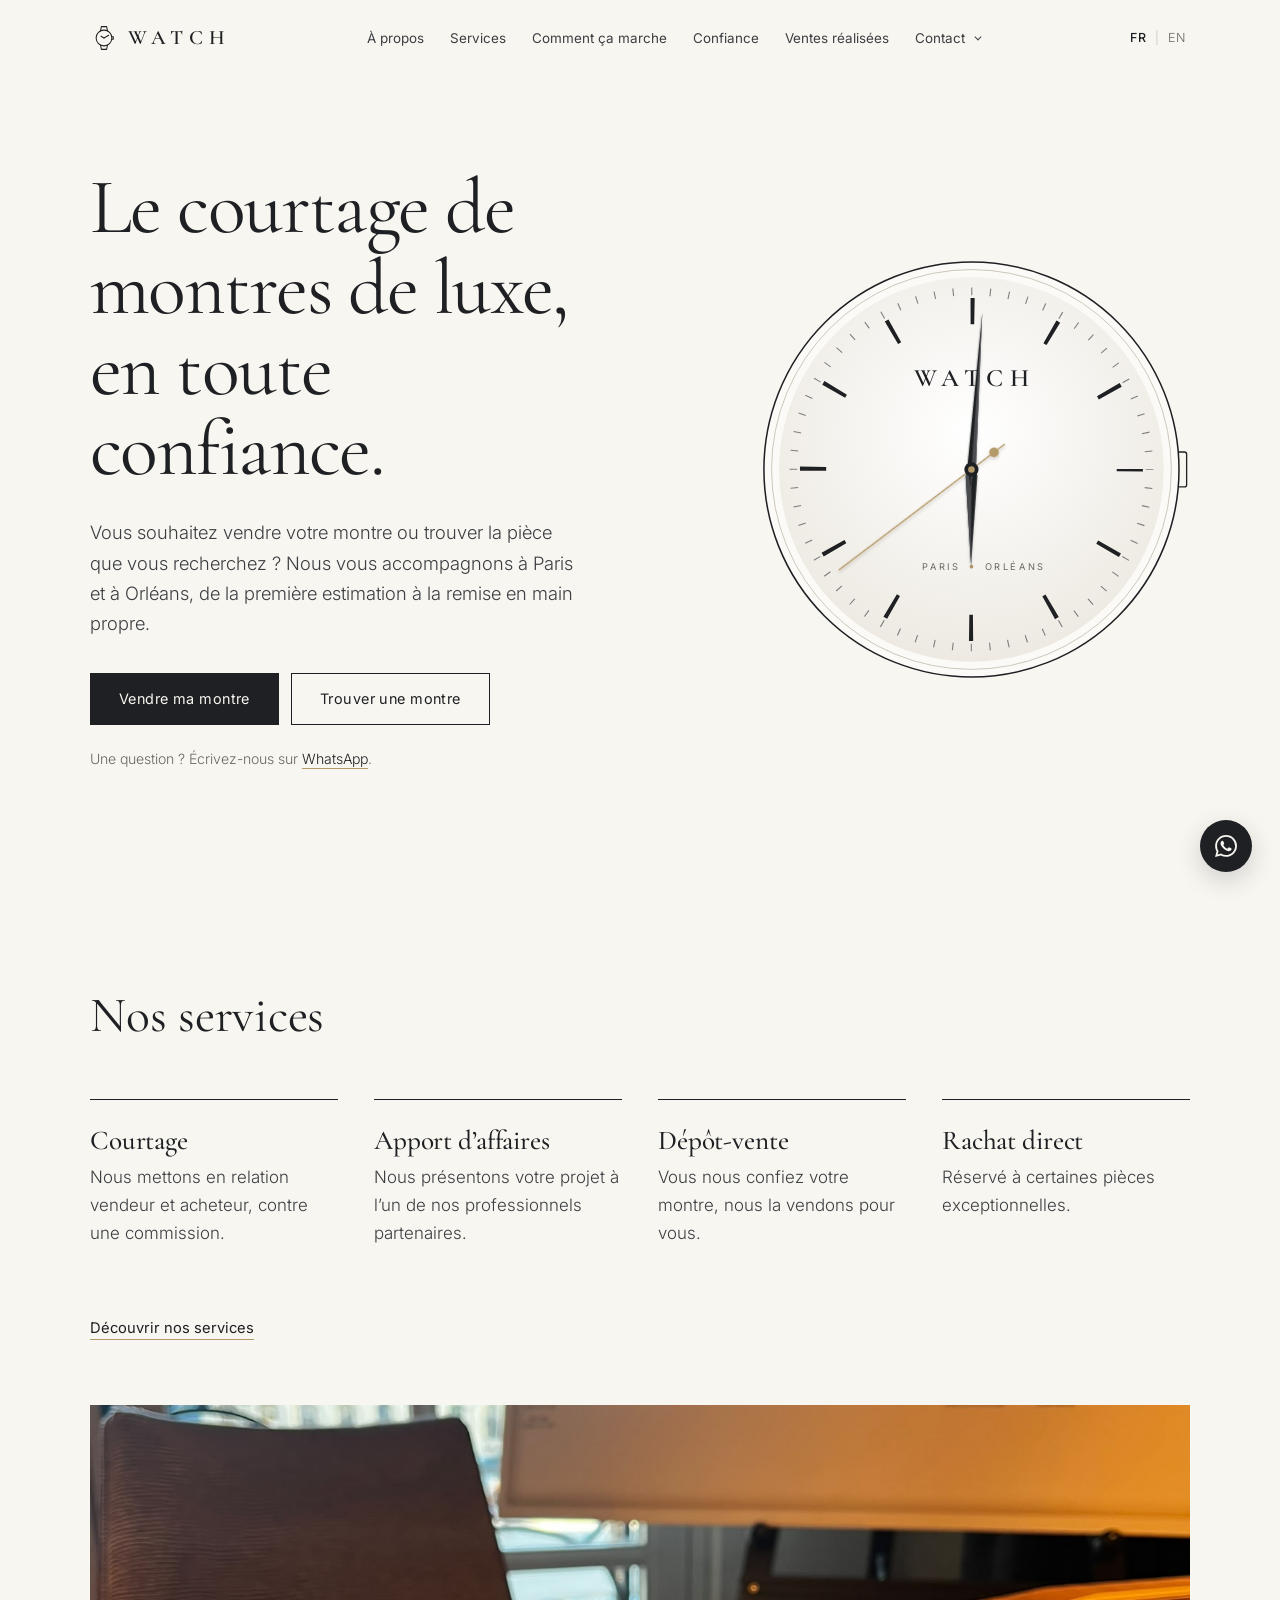
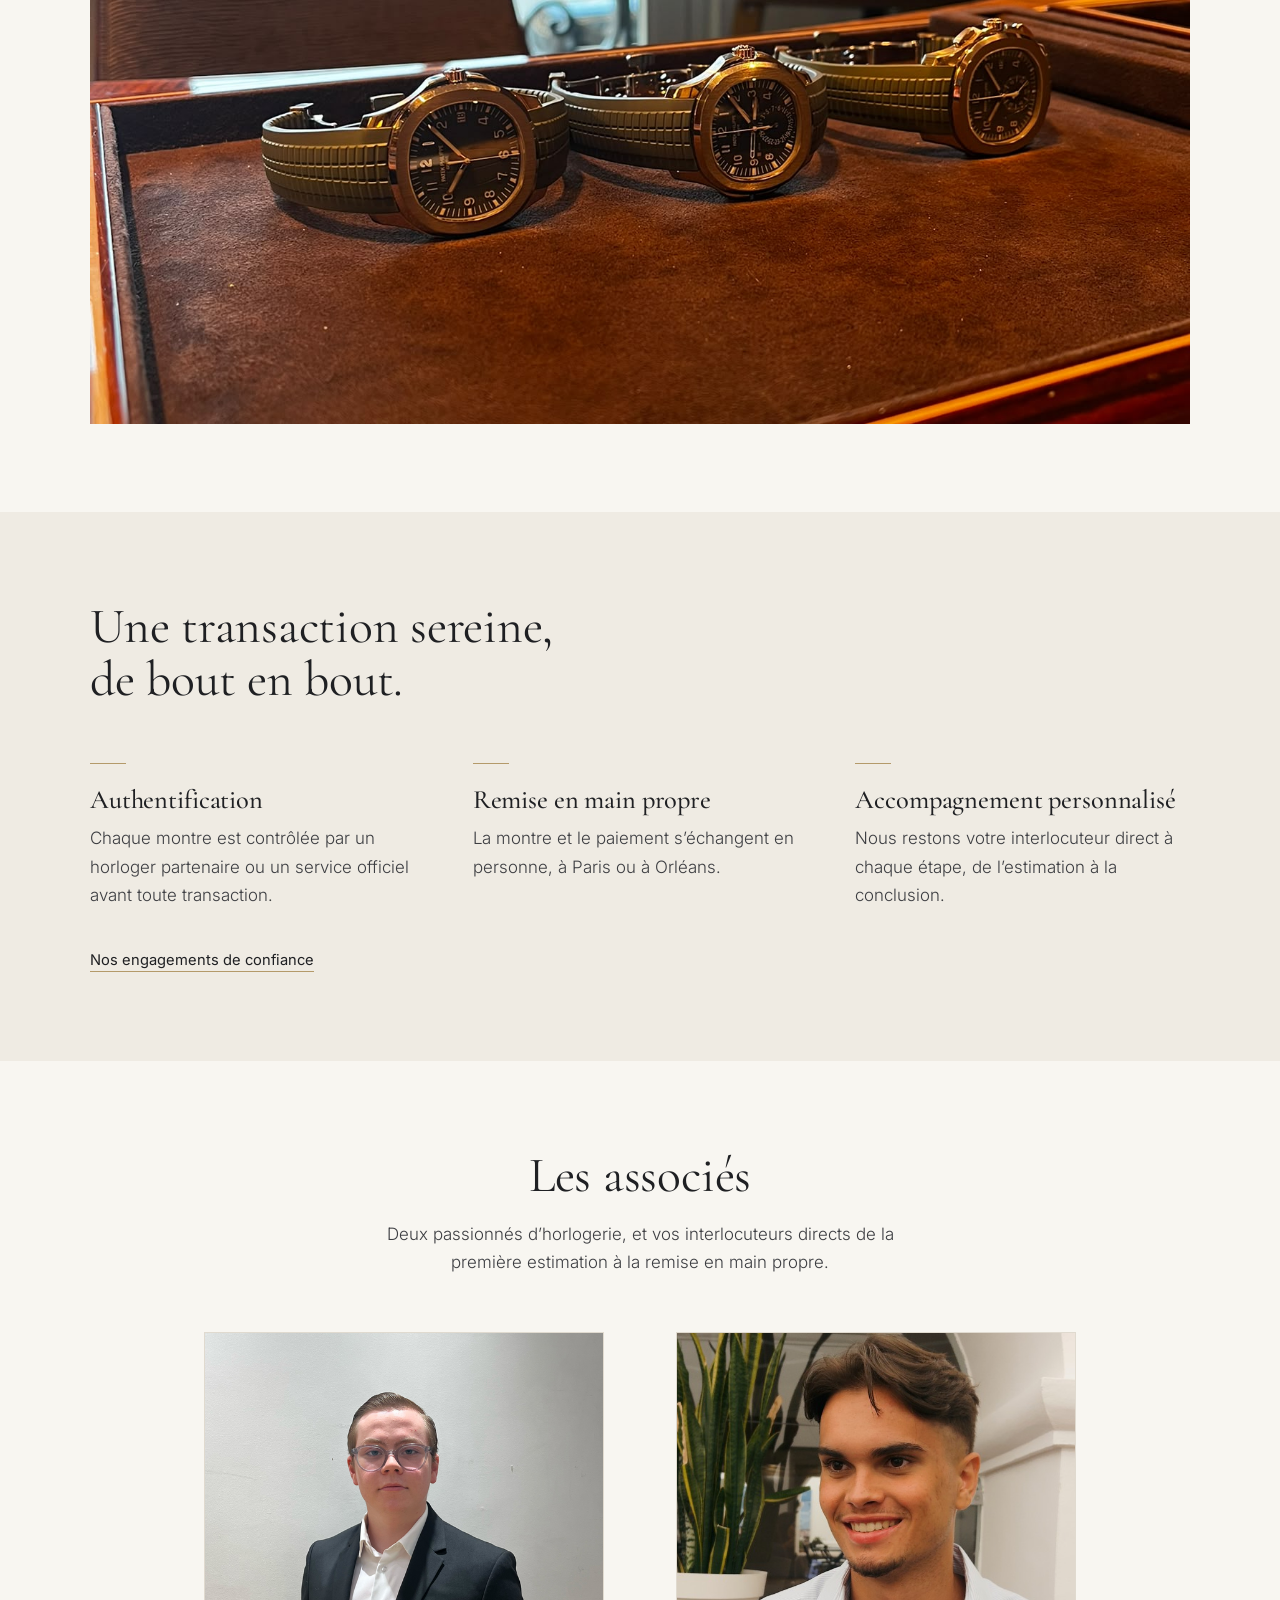
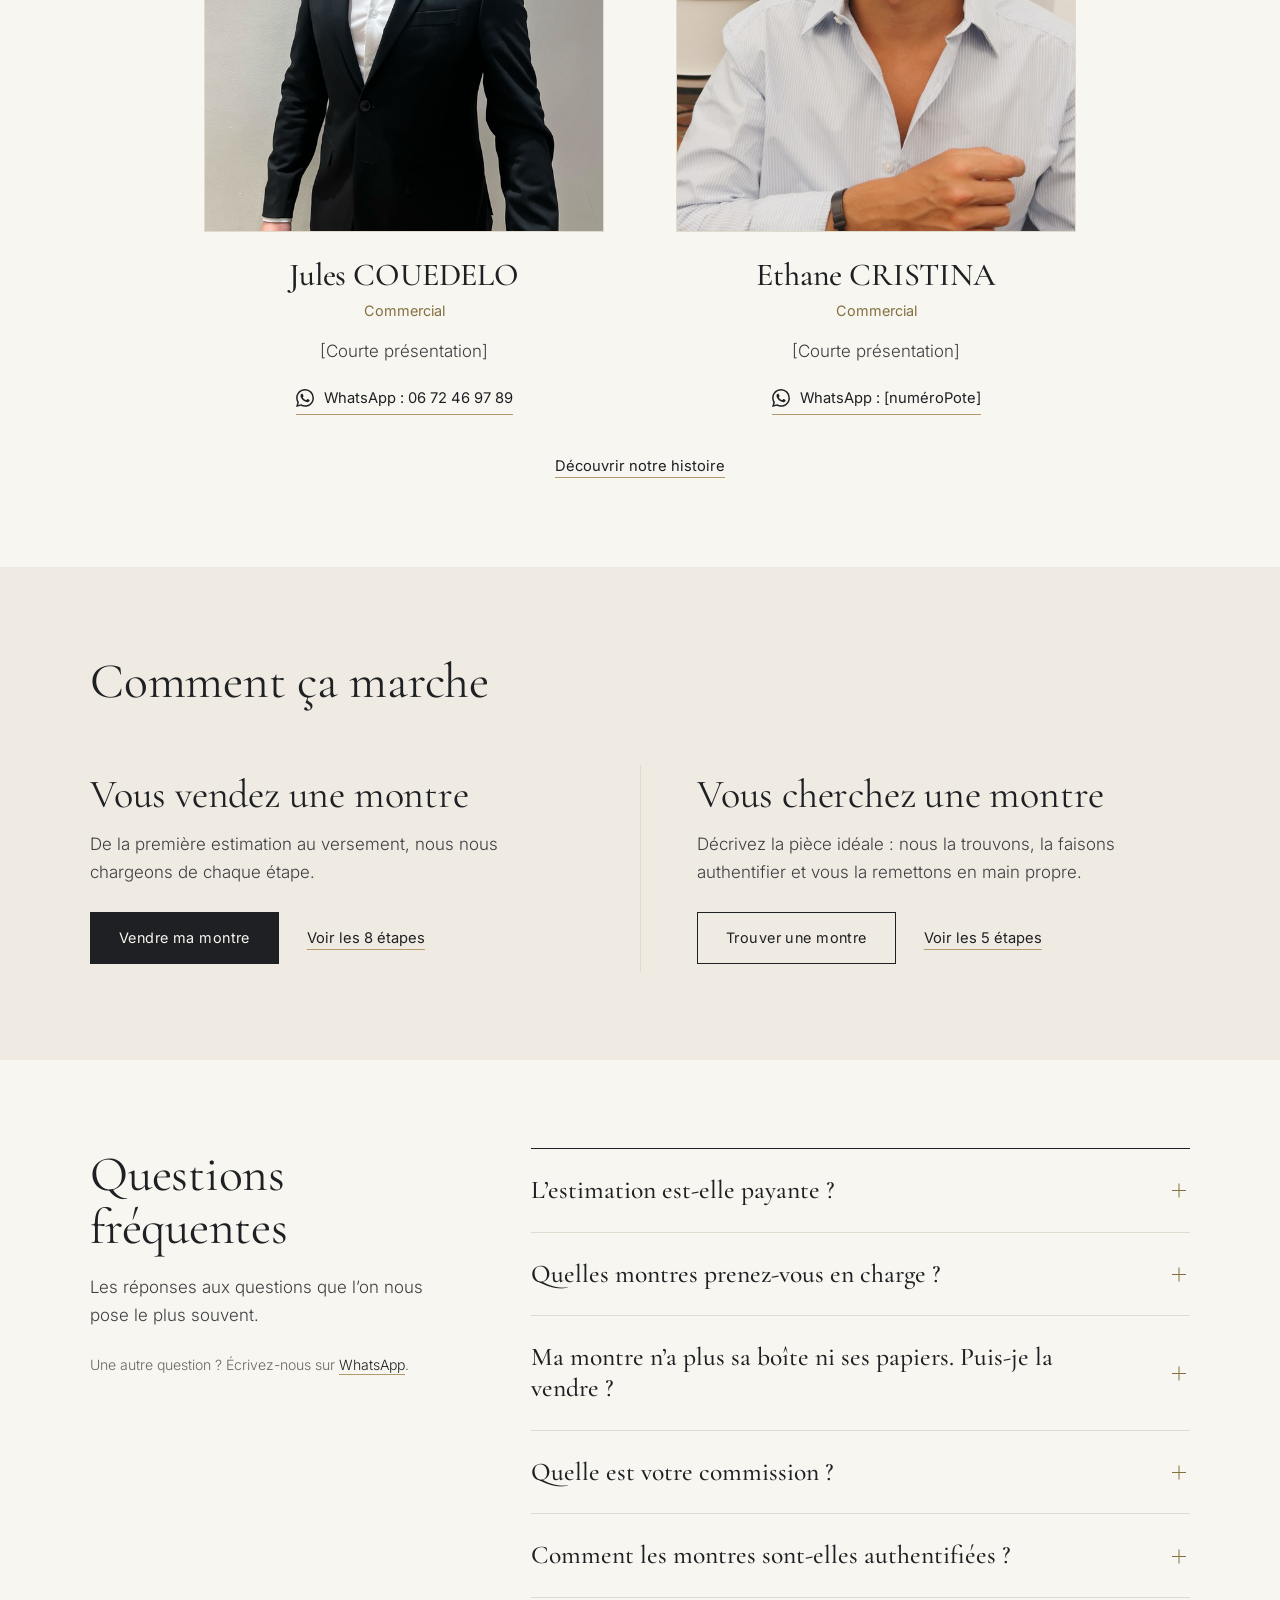
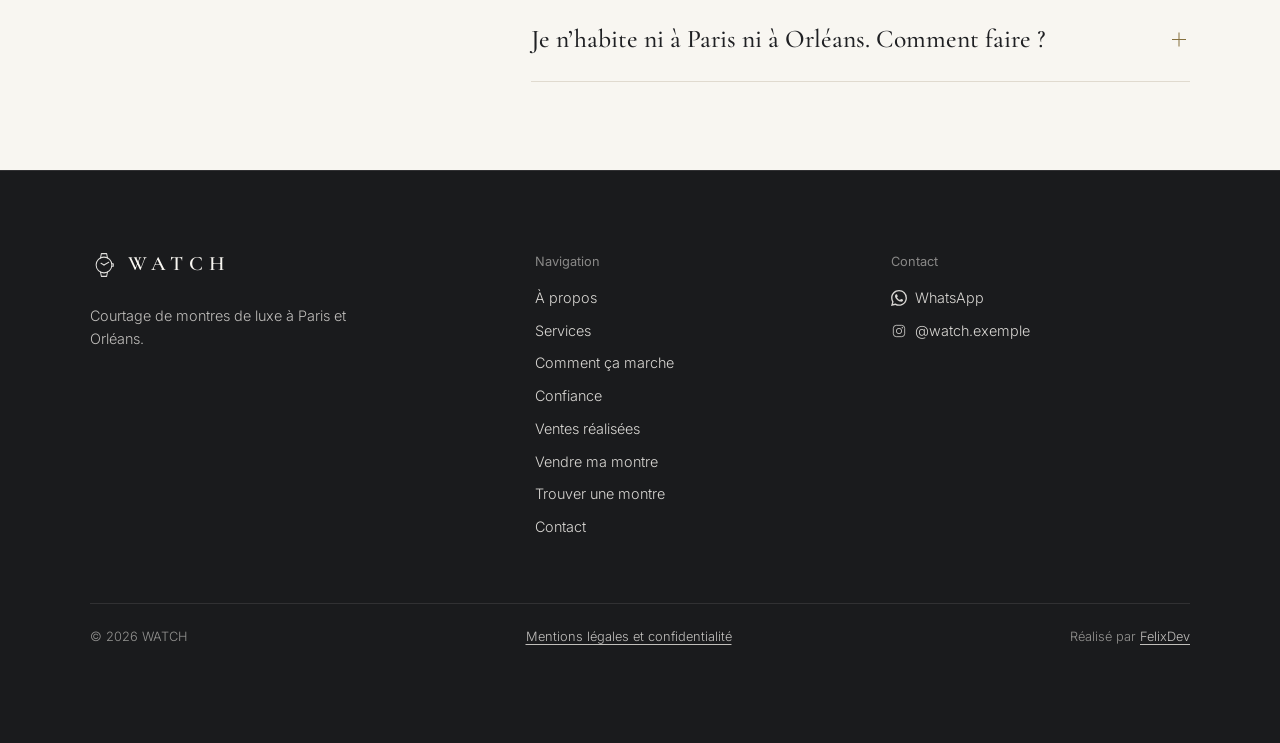
<file: index.html>
<!doctype html>
<html lang="fr" class="no-js">
  <head>
    <meta charset="utf-8" />
    <meta
      name="viewport"
      content="width=device-width, initial-scale=1, viewport-fit=cover"
    />
    <!--
  =====================================================================
  SITE VITRINE — COURTAGE DE MONTRES DE LUXE (PARIS / ORLÉANS)
  =====================================================================
  Un fichier HTML par page. Ce qui est commun à toutes les pages est dans le dossier assets/ :
  • assets/site.js   → nom de la marque, numéro WhatsApp, téléphones, e-mail, Instagram, associés
                       (« 1. CONFIGURATION ») et textes anglais (« 2. TRADUCTIONS ANGLAISES »)
  Toutes les prises de contact passent par WhatsApp : les formulaires ouvrent
  WhatsApp avec la demande déjà rédigée.
  • assets/style.css → couleurs, polices, mise en page (« VARIABLES DE DESIGN »)
  • assets/logo.svg  → le logo : remplacez ce fichier (même nom) pour changer le logo partout
  • assets/img/      → photos des associés et des montres : chaque emplacement indique en commentaire
                       le nom de fichier attendu ; la photo s'affiche dès que le fichier est là.
  Les textes français sont écrits directement dans chaque page.
  Le menu et le pied de page sont répétés dans chaque fichier : si vous ajoutez une page,
  ajoutez son lien dans les 10 fichiers.
  FAQ : en bas de cette page uniquement (anglais dans assets/site.js, clés « faq. »).
  Associés : noms et numéros WhatsApp dans assets/site.js (accueil et À propos).
  Cache : après une modification de style.css ou site.js, augmentez le numéro « ?v= » de leurs
  liens dans les 10 pages, sinon les navigateurs peuvent garder l'ancienne version quelques minutes.
  =====================================================================
-->
    <title>WATCH | Courtage de montres de luxe à Paris et Orléans</title>
    <meta
      name="description"
      content="Courtage de montres de luxe à Paris et Orléans : vente, recherche, dépôt-vente et rachat. Authentification systématique et remise en main propre."
    />
    <meta name="theme-color" content="#F8F6F1" />
    <link rel="icon" href="assets/logo.svg" type="image/svg+xml" />
    <link rel="preconnect" href="https://fonts.googleapis.com" />
    <link rel="preconnect" href="https://fonts.gstatic.com" crossorigin />
    <link
      href="https://fonts.googleapis.com/css2?family=Cormorant+Garamond:ital,wght@0,400;0,500;0,600;1,400;1,500&family=Inter:wght@300;400;500&display=swap"
      rel="stylesheet"
    />
    <link rel="stylesheet" href="assets/style.css?v=4" />
    <script>
      document.documentElement.className =
        document.documentElement.className.replace("no-js", "js");
    </script>
    <script src="assets/site.js?v=4" defer></script>
  </head>

  <body data-page="accueil">
    <!-- Icônes -->
    <svg
      width="0"
      height="0"
      style="position: absolute"
      aria-hidden="true"
      focusable="false"
    >
      <symbol id="icon-dial" viewBox="0 0 64 64">
        <g
          fill="none"
          stroke="currentColor"
          stroke-width="1"
          stroke-linecap="round"
        >
          <circle cx="32" cy="32" r="30" />
          <circle cx="32" cy="32" r="26.5" stroke-width=".6" />
          <path d="M32 8 V12 M56 32 H52 M32 56 V52 M8 32 H12" />
          <path d="M32 32 V16 M32 32 L42 38" />
        </g>
      </symbol>
      <symbol id="icon-camera" viewBox="0 0 24 24">
        <g
          fill="none"
          stroke="currentColor"
          stroke-width="1.2"
          stroke-linejoin="round"
        >
          <path
            d="M3 8.5 A1.5 1.5 0 0 1 4.5 7 H7.5 L9 5 H15 L16.5 7 H19.5 A1.5 1.5 0 0 1 21 8.5 V18 A1.5 1.5 0 0 1 19.5 19.5 H4.5 A1.5 1.5 0 0 1 3 18 Z"
          />
          <circle cx="12" cy="13" r="3.6" />
        </g>
      </symbol>
      <symbol id="icon-phone" viewBox="0 0 24 24">
        <path
          fill="none"
          stroke="currentColor"
          stroke-width="1.2"
          stroke-linejoin="round"
          d="M6.6 3.5 H9.2 L10.6 7.6 L8.7 9 A11 11 0 0 0 15 15.3 L16.4 13.4 L20.5 14.8 V17.4 A2 2 0 0 1 18.5 19.4 A15 15 0 0 1 4.6 5.5 A2 2 0 0 1 6.6 3.5 Z"
        />
      </symbol>
      <symbol id="icon-mail" viewBox="0 0 24 24">
        <g
          fill="none"
          stroke="currentColor"
          stroke-width="1.2"
          stroke-linejoin="round"
        >
          <rect x="3" y="5.5" width="18" height="13" />
          <path d="M3.5 6 L12 12.5 L20.5 6" />
        </g>
      </symbol>
      <symbol id="icon-instagram" viewBox="0 0 24 24">
        <g fill="none" stroke="currentColor" stroke-width="1.2">
          <rect x="3.5" y="3.5" width="17" height="17" rx="4.5" />
          <circle cx="12" cy="12" r="4" />
        </g>
        <circle cx="16.9" cy="7.1" r="1" fill="currentColor" />
      </symbol>
      <symbol id="icon-whatsapp" viewBox="0 0 24 24">
        <path
          fill="currentColor"
          d="M17.472 14.382c-.297-.149-1.758-.867-2.03-.967-.273-.099-.471-.148-.67.15-.197.297-.767.966-.94 1.164-.173.199-.347.223-.644.075-.297-.15-1.255-.463-2.39-1.475-.883-.788-1.48-1.761-1.653-2.059-.173-.297-.018-.458.13-.606.134-.133.298-.347.446-.52.149-.174.198-.298.298-.497.099-.198.05-.371-.025-.52-.075-.149-.669-1.612-.916-2.207-.242-.579-.487-.5-.669-.51-.173-.008-.371-.01-.57-.01-.198 0-.52.074-.792.372-.272.297-1.04 1.016-1.04 2.479 0 1.462 1.065 2.875 1.213 3.074.149.198 2.096 3.2 5.077 4.487.709.306 1.262.489 1.694.625.712.227 1.36.195 1.871.118.571-.085 1.758-.719 2.006-1.413.248-.694.248-1.289.173-1.413-.074-.124-.272-.198-.57-.347m-5.421 7.403h-.004a9.87 9.87 0 0 1-5.031-1.378l-.361-.214-3.741.982.998-3.648-.235-.374a9.86 9.86 0 0 1-1.51-5.26c.001-5.45 4.436-9.884 9.888-9.884 2.64 0 5.122 1.03 6.988 2.898a9.825 9.825 0 0 1 2.893 6.994c-.003 5.45-4.437 9.884-9.885 9.884m8.413-18.297A11.815 11.815 0 0 0 12.05 0C5.495 0 .16 5.335.157 11.892c0 2.096.547 4.142 1.588 5.945L.057 24l6.305-1.654a11.882 11.882 0 0 0 5.683 1.448h.005c6.554 0 11.89-5.335 11.893-11.893a11.821 11.821 0 0 0-3.48-8.413z"
        />
      </symbol>
    </svg>

    <a class="skip-link" href="#main" data-i18n="a11y.skip">Aller au contenu</a>

    <!-- =====================================================================
     EN-TÊTE
     ===================================================================== -->
    <header class="site-header" id="top">
      <div class="container header-inner">
        <a class="brand" href="index.html">
          <img
            class="brand-mark"
            src="assets/logo.svg"
            alt=""
            width="28"
            height="28"
          />
          <span class="brand-name" data-brand>WATCH</span>
        </a>

        <nav
          class="nav-desktop"
          aria-label="Navigation principale"
          data-i18n-attr="aria-label:a11y.mainNav"
        >
          <ul>
            <li>
              <a class="nav-link" href="a-propos.html" data-i18n="nav.about"
                >À propos</a
              >
            </li>
            <li>
              <a class="nav-link" href="services.html" data-i18n="nav.services"
                >Services</a
              >
            </li>
            <li>
              <a
                class="nav-link"
                href="comment-ca-marche.html"
                data-i18n="nav.how"
                >Comment ça marche</a
              >
            </li>
            <li>
              <a class="nav-link" href="confiance.html" data-i18n="nav.trust"
                >Confiance</a
              >
            </li>
            <li>
              <a class="nav-link" href="ventes.html" data-i18n="nav.sales"
                >Ventes réalisées</a
              >
            </li>
            <li class="nav-drop">
              <a class="nav-link" href="contact.html" data-i18n="nav.contact"
                >Contact</a
              >
              <button
                class="nav-drop-toggle"
                type="button"
                aria-expanded="false"
                aria-controls="nav-drop-contact"
                aria-label="Afficher les options vendre et trouver"
                data-i18n-attr="aria-label:a11y.dropToggle"
              ></button>
              <div class="nav-drop-panel" id="nav-drop-contact">
                <a class="nav-drop-item" href="vendre.html">
                  <span class="nav-drop-title" data-i18n="cta.sell"
                    >Vendre ma montre</span
                  >
                  <span class="nav-drop-desc" data-i18n="nav.sellDesc"
                    >Première estimation et formule adaptée</span
                  >
                </a>
                <a class="nav-drop-item" href="trouver.html">
                  <span class="nav-drop-title" data-i18n="cta.find"
                    >Trouver une montre</span
                  >
                  <span class="nav-drop-desc" data-i18n="nav.findDesc"
                    >Recherche dans notre réseau</span
                  >
                </a>
                <a
                  class="nav-drop-foot"
                  data-wa
                  href="https://wa.me/33600000000"
                  target="_blank"
                  rel="noopener"
                  data-i18n="nav.contactAll"
                  >Nous écrire sur WhatsApp →</a
                >
              </div>
            </li>
          </ul>
        </nav>

        <div class="header-tools">
          <div
            class="lang"
            role="group"
            aria-label="Langue"
            data-i18n-attr="aria-label:a11y.lang"
          >
            <button
              type="button"
              data-set-lang="fr"
              lang="fr"
              aria-label="Français"
              aria-pressed="true"
            >
              FR
            </button>
            <span class="sep" aria-hidden="true">|</span>
            <button
              type="button"
              data-set-lang="en"
              lang="en"
              aria-label="English"
              aria-pressed="false"
            >
              EN
            </button>
          </div>
          <button
            class="menu-toggle"
            type="button"
            aria-expanded="false"
            aria-controls="mobile-menu"
            aria-label="Ouvrir le menu"
            data-i18n-attr="aria-label:a11y.menuOpen"
          >
            <span></span><span></span>
          </button>
        </div>
      </div>
    </header>

    <!-- Menu mobile (plein écran) -->
    <div class="mobile-menu" id="mobile-menu" aria-hidden="true">
      <div class="mobile-menu-top">
        <a class="brand" href="index.html">
          <img
            class="brand-mark"
            src="assets/logo.svg"
            alt=""
            width="28"
            height="28"
          />
          <span class="brand-name" data-brand>WATCH</span>
        </a>
        <button
          class="menu-close"
          type="button"
          aria-label="Fermer le menu"
          data-i18n-attr="aria-label:a11y.menuClose"
        ></button>
      </div>
      <nav
        aria-label="Navigation principale"
        data-i18n-attr="aria-label:a11y.mainNav"
      >
        <ul>
          <li>
            <a
              class="nav-link-m"
              href="index.html"
              aria-current="page"
              data-i18n="nav.home"
              >Accueil</a
            >
          </li>
          <li>
            <a class="nav-link-m" href="a-propos.html" data-i18n="nav.about"
              >À propos</a
            >
          </li>
          <li>
            <a class="nav-link-m" href="services.html" data-i18n="nav.services"
              >Services</a
            >
          </li>
          <li>
            <a
              class="nav-link-m"
              href="comment-ca-marche.html"
              data-i18n="nav.how"
              >Comment ça marche</a
            >
          </li>
          <li>
            <a class="nav-link-m" href="confiance.html" data-i18n="nav.trust"
              >Confiance</a
            >
          </li>
          <li>
            <a class="nav-link-m" href="ventes.html" data-i18n="nav.sales"
              >Ventes réalisées</a
            >
          </li>
          <li>
            <a class="nav-link-m" href="contact.html" data-i18n="nav.contact"
              >Contact</a
            >
          </li>
        </ul>
      </nav>
      <div class="mobile-menu-foot">
        <a class="btn btn-primary" href="vendre.html" data-i18n="cta.sell"
          >Vendre ma montre</a
        >
        <a class="btn btn-ghost" href="trouver.html" data-i18n="cta.find"
          >Trouver une montre</a
        >
        <div
          class="lang"
          role="group"
          aria-label="Langue"
          data-i18n-attr="aria-label:a11y.lang"
        >
          <button
            type="button"
            data-set-lang="fr"
            lang="fr"
            aria-label="Français"
            aria-pressed="true"
          >
            FR
          </button>
          <span class="sep" aria-hidden="true">|</span>
          <button
            type="button"
            data-set-lang="en"
            lang="en"
            aria-label="English"
            aria-pressed="false"
          >
            EN
          </button>
        </div>
      </div>
    </div>

    <main id="main" tabindex="-1">
      <!-- =====================================================================
     1. ACCUEIL
     ===================================================================== -->

      <div class="hero">
        <div class="container hero-grid">
          <div class="hero-text">
            <h1 class="reveal" data-i18n="hero.title">
              Le courtage de montres de luxe, en toute confiance.
            </h1>
            <p class="hero-lead reveal" data-i18n="hero.lead">
              Vous souhaitez vendre votre montre ou trouver la pièce que vous
              recherchez&nbsp;? Nous vous accompagnons à Paris et à Orléans, de
              la première estimation à la remise en main propre.
            </p>
            <div class="hero-actions reveal">
              <a class="btn btn-primary" href="vendre.html" data-i18n="cta.sell"
                >Vendre ma montre</a
              >
              <a class="btn btn-ghost" href="trouver.html" data-i18n="cta.find"
                >Trouver une montre</a
              >
            </div>
            <p class="hero-note reveal" data-i18n="hero.note">
              Une question&nbsp;? Écrivez-nous sur
              <a
                data-wa
                href="https://wa.me/33600000000"
                target="_blank"
                rel="noopener"
                >WhatsApp</a
              >.
            </p>
          </div>

          <!-- Cadran : les aiguilles indiquent l'heure réelle du visiteur -->
          <div class="dial-wrap">
            <svg
              class="dial"
              viewBox="0 0 400 400"
              role="img"
              aria-label="Cadran de montre indiquant l’heure actuelle"
              data-i18n-attr="aria-label:a11y.dial"
            >
              <defs>
                <radialGradient id="dialFace" cx="50%" cy="40%" r="65%">
                  <stop offset="0" stop-color="#FFFFFF" />
                  <stop offset="1" stop-color="#ECE8E0" />
                </radialGradient>
                <filter
                  id="handShadow"
                  x="-50%"
                  y="-50%"
                  width="200%"
                  height="200%"
                >
                  <feDropShadow
                    dx="0"
                    dy="2"
                    stdDeviation="1.6"
                    flood-color="#1F2023"
                    flood-opacity=".18"
                  />
                </filter>
              </defs>
              <!-- couronne -->
              <rect
                x="386"
                y="184"
                width="11"
                height="32"
                rx="2"
                fill="#F8F6F1"
                stroke="#1F2023"
                stroke-width="1.2"
              />
              <!-- boîtier -->
              <circle
                cx="200"
                cy="200"
                r="190"
                fill="#FBFAF7"
                stroke="#1F2023"
                stroke-width="1.4"
              />
              <circle
                cx="200"
                cy="200"
                r="183"
                fill="none"
                stroke="#C7BFB1"
                stroke-width=".8"
              />
              <!-- cadran -->
              <circle cx="200" cy="200" r="176" fill="url(#dialFace)" />
              <!-- minuterie : 60 traits -->
              <circle
                cx="200"
                cy="200"
                r="163"
                fill="none"
                stroke="#1F2023"
                stroke-opacity=".55"
                stroke-width="7"
                stroke-dasharray="1 16.0693"
                stroke-dashoffset=".5"
              />
              <!-- index des heures : 12 bâtons -->
              <circle
                cx="200"
                cy="200"
                r="145"
                fill="none"
                stroke="#1F2023"
                stroke-width="24"
                stroke-dasharray="3.6 72.4"
                stroke-dashoffset="1.8"
              />
              <!-- inscriptions -->
              <text
                x="203"
                y="124"
                text-anchor="middle"
                font-family="Cormorant Garamond, Georgia, serif"
                font-size="23"
                font-weight="600"
                letter-spacing="6"
                fill="#1F2023"
                data-brand
              >
                WATCH
              </text>
              <text
                x="190"
                y="292"
                text-anchor="end"
                font-family="Inter, Arial, sans-serif"
                font-size="8.5"
                font-weight="400"
                letter-spacing="2.4"
                fill="#6B675F"
              >
                PARIS
              </text>
              <circle cx="200" cy="289" r="1.7" fill="#B49A6A" />
              <text
                x="212"
                y="292"
                text-anchor="start"
                font-family="Inter, Arial, sans-serif"
                font-size="8.5"
                font-weight="400"
                letter-spacing="2.4"
                fill="#6B675F"
              >
                ORLÉANS
              </text>
              <!-- aiguilles (dauphine) -->
              <g filter="url(#handShadow)">
                <g id="hand-h" transform="rotate(305 200 200)">
                  <path
                    d="M200 112 L205.4 194 L200 214 L194.6 194 Z"
                    fill="#1F2023"
                  />
                  <path d="M200 112 L205.4 194 L200 214 Z" fill="#4A4B50" />
                </g>
                <g id="hand-m" transform="rotate(60 200 200)">
                  <path
                    d="M200 56 L203.8 194 L200 216 L196.2 194 Z"
                    fill="#1F2023"
                  />
                  <path d="M200 56 L203.8 194 L200 216 Z" fill="#4A4B50" />
                </g>
                <g id="hand-s">
                  <line
                    x1="200"
                    y1="238"
                    x2="200"
                    y2="48"
                    stroke="#B49A6A"
                    stroke-width="1.3"
                    stroke-linecap="round"
                  />
                  <circle cx="200" cy="226" r="4.4" fill="#B49A6A" />
                </g>
              </g>
              <circle cx="200" cy="200" r="6.5" fill="#1F2023" />
              <circle cx="200" cy="200" r="3" fill="#B49A6A" />
            </svg>
          </div>
        </div>
      </div>

      <!-- Services en résumé -->
      <div class="block">
        <div class="container">
          <div class="block-head reveal">
            <h2 data-i18n="home.svc.title">Nos services</h2>
          </div>
          <ul class="svc-grid reveal">
            <li class="svc-item">
              <h3 data-i18n="svc.brokerage.name">Courtage</h3>
              <p data-i18n="home.svc.brokerage">
                Nous mettons en relation vendeur et acheteur, contre une
                commission.
              </p>
            </li>
            <li class="svc-item">
              <h3 data-i18n="svc.intro.name">Apport d’affaires</h3>
              <p data-i18n="home.svc.intro">
                Nous présentons votre projet à l’un de nos professionnels
                partenaires.
              </p>
            </li>
            <li class="svc-item">
              <h3 data-i18n="svc.consign.name">Dépôt-vente</h3>
              <p data-i18n="home.svc.consign">
                Vous nous confiez votre montre, nous la vendons pour vous.
              </p>
            </li>
            <li class="svc-item">
              <h3 data-i18n="svc.buy.name">Rachat direct</h3>
              <p data-i18n="home.svc.buy">
                Réservé à certaines pièces exceptionnelles.
              </p>
            </li>
          </ul>
          <div class="block-foot">
            <a class="text-link" href="services.html" data-i18n="home.svc.link"
              >Découvrir nos services</a
            >
          </div>
          <!-- PHOTO DE MONTRE : assets/img/photoHomePage.jpeg (recadrée automatiquement, centrée) -->
          <figure class="photo photo-band">
            <img
              src="assets/img/photoHomePage.jpeg"
              alt=""
              loading="lazy"
              decoding="async"
            />
          </figure>
        </div>
      </div>

      <!-- Points de confiance -->
      <div class="block block-tint">
        <div class="container">
          <div class="block-head reveal">
            <h2 data-i18n="home.trust.title">
              Une transaction sereine, de bout en bout.
            </h2>
          </div>
          <ul class="trust-points reveal">
            <li class="trust-point">
              <h3 data-i18n="home.trust.auth.t">Authentification</h3>
              <p data-i18n="home.trust.auth.d">
                Chaque montre est contrôlée par un horloger partenaire ou un
                service officiel avant toute transaction.
              </p>
            </li>
            <li class="trust-point">
              <h3 data-i18n="home.trust.hand.t">Remise en main propre</h3>
              <p data-i18n="home.trust.hand.d">
                La montre et le paiement s’échangent en personne, à Paris ou à
                Orléans.
              </p>
            </li>
            <li class="trust-point">
              <h3 data-i18n="home.trust.care.t">Accompagnement personnalisé</h3>
              <p data-i18n="home.trust.care.d">
                Nous restons votre interlocuteur direct à chaque étape, de
                l’estimation à la conclusion.
              </p>
            </li>
          </ul>
          <div class="block-foot">
            <a
              class="text-link"
              href="confiance.html"
              data-i18n="home.trust.link"
              >Nos engagements de confiance</a
            >
          </div>
        </div>
      </div>

      <!-- Les associés (même présentation que sur la page À propos) -->
      <div class="block partners-section">
        <div class="container">
          <div class="block-head reveal">
            <h2 data-i18n="about.partners.title">Les associés</h2>
            <p data-i18n="home.partners.lead">
              Deux passionnés d’horlogerie, et vos interlocuteurs directs de la
              première estimation à la remise en main propre.
            </p>
          </div>
          <div class="partners">
            <!-- ASSOCIÉ 1 : nom et WhatsApp dans assets/site.js (partner1Name, partner1Phone) ;
                 rôle et présentation : mêmes textes que sur a-propos.html -->
            <article class="partner reveal">
              <div class="partner-photo photo">
                <!-- PHOTO ASSOCIÉ 1 : assets/img/julesPdp.png (portrait ou carré), même fichier pour l'accueil
                     et la page À propos. Tant qu'il manque, « Photo à venir » s'affiche. -->
                <div class="photo-placeholder">
                  <svg class="icon" aria-hidden="true">
                    <use href="#icon-camera" />
                  </svg>
                  <span data-i18n="partner.photo">Photo à venir</span>
                </div>
                <img
                  src="assets/img/julesPdp.png"
                  alt="Jules COUEDELO"
                  loading="lazy"
                />
              </div>
              <h3 data-config="partner1Name">Jules COUEDELO</h3>
              <p class="partner-role" data-i18n="partner1.role">Commercial</p>
              <p class="partner-bio" data-i18n="partner1.bio">
                [Courte présentation]
              </p>
              <a
                class="partner-phone"
                data-wa="partner1Phone"
                href="https://wa.me/33600000001"
                target="_blank"
                rel="noopener"
              >
                <svg class="icon" aria-hidden="true">
                  <use href="#icon-whatsapp" />
                </svg>
                <span
                  ><span data-i18n="partner.direct">WhatsApp&nbsp;:</span>
                  <span data-config="partner1Phone">06 72 46 97 89</span></span
                >
              </a>
            </article>

            <!-- ASSOCIÉ 2 : nom et WhatsApp dans assets/site.js (partner2Name, partner2Phone) ;
                 rôle et présentation : mêmes textes que sur a-propos.html -->
            <article class="partner reveal">
              <div class="partner-photo photo">
                <!-- PHOTO ASSOCIÉ 2 : assets/img/associe2Pdp.png (portrait ou carré), même fichier pour l'accueil
                     et la page À propos. Tant qu'il manque, « Photo à venir » s'affiche. -->
                <div class="photo-placeholder">
                  <svg class="icon" aria-hidden="true">
                    <use href="#icon-camera" />
                  </svg>
                  <span data-i18n="partner.photo">Photo à venir</span>
                </div>
                <img src="assets/img/ethanPdp.jpg" alt="" loading="lazy" />
              </div>
              <h3 data-config="partner2Name">Ethane CRISTINA</h3>
              <p class="partner-role" data-i18n="partner2.role">Commercial</p>
              <p class="partner-bio" data-i18n="partner2.bio">
                [Courte présentation]
              </p>
              <a
                class="partner-phone"
                data-wa="partner2Phone"
                href="https://wa.me/33600000002"
                target="_blank"
                rel="noopener"
              >
                <svg class="icon" aria-hidden="true">
                  <use href="#icon-whatsapp" />
                </svg>
                <span
                  ><span data-i18n="partner.direct">WhatsApp&nbsp;:</span>
                  <span data-config="partner2Phone">06 00 00 00 02</span></span
                >
              </a>
            </article>
          </div>
          <div class="block-foot">
            <a
              class="text-link"
              href="a-propos.html"
              data-i18n="home.partners.link"
              >Découvrir notre histoire</a
            >
          </div>
        </div>
      </div>

      <!-- Deux parcours -->
      <div class="block block-tint paths-section">
        <div class="container">
          <div class="block-head reveal">
            <h2 data-i18n="home.paths.title">Comment ça marche</h2>
          </div>
          <!-- Mobile : un parcours à la fois ; les deux boutons (ou un glissement du doigt)
               font défiler vendre ⇄ trouver. Sur ordinateur, les deux parcours sont côte à côte. -->
          <div
            class="paths-switch"
            role="group"
            aria-label="Parcours"
            data-i18n-attr="aria-label:a11y.paths"
          >
            <button
              type="button"
              data-show="sell"
              aria-controls="path-sell"
              aria-pressed="true"
              data-i18n="home.paths.tab.sell"
            >
              Je vends
            </button>
            <button
              type="button"
              data-show="find"
              aria-controls="path-find"
              aria-pressed="false"
              data-i18n="home.paths.tab.find"
            >
              Je cherche
            </button>
          </div>
          <div class="paths reveal" data-active="sell">
            <div class="paths-track">
              <div class="path" id="path-sell">
                <h3 data-i18n="home.paths.sell.t">Vous vendez une montre</h3>
                <p data-i18n="home.paths.sell.d">
                  De la première estimation au versement, nous nous chargeons de
                  chaque étape.
                </p>
                <div class="path-actions">
                  <a
                    class="btn btn-primary"
                    href="vendre.html"
                    data-i18n="cta.sell"
                    >Vendre ma montre</a
                  >
                  <a
                    class="text-link"
                    href="comment-ca-marche.html#vendre"
                    data-i18n="home.paths.sell.link"
                    >Voir les 8 étapes</a
                  >
                </div>
              </div>
              <div class="path" id="path-find">
                <h3 data-i18n="home.paths.find.t">Vous cherchez une montre</h3>
                <p data-i18n="home.paths.find.d">
                  Décrivez la pièce idéale&nbsp;: nous la trouvons, la faisons
                  authentifier et vous la remettons en main propre.
                </p>
                <div class="path-actions">
                  <a
                    class="btn btn-ghost"
                    href="trouver.html"
                    data-i18n="cta.find"
                    >Trouver une montre</a
                  >
                  <a
                    class="text-link"
                    href="comment-ca-marche.html#trouver"
                    data-i18n="home.paths.find.link"
                    >Voir les 5 étapes</a
                  >
                </div>
              </div>
            </div>
          </div>
        </div>
      </div>

      <!-- Questions fréquentes : volontairement courtes, pour inviter à écrire sur WhatsApp -->
      <div class="block">
        <div class="container faq-layout">
          <div class="faq-intro reveal">
            <h2 data-i18n="faq.title">Questions fréquentes</h2>
            <p data-i18n="home.faq.lead">
              Les réponses aux questions que l’on nous pose le plus souvent.
            </p>
            <p class="faq-more" data-i18n="faq.more">
              Une autre question&nbsp;? Écrivez-nous sur
              <a
                data-wa
                href="https://wa.me/33600000000"
                target="_blank"
                rel="noopener"
                >WhatsApp</a
              >.
            </p>
          </div>
          <div class="faq-list reveal">
            <details class="faq-item">
              <summary data-i18n="faq.sell.free.q">
                L’estimation est-elle payante&nbsp;?
              </summary>
              <div class="faq-a">
                <p data-i18n="faq.sell.free.a">
                  Non. La première estimation est gratuite et sans engagement.
                  Envoyez-nous quelques photos de votre montre, sa référence et
                  son année&nbsp;: nous revenons vers vous avec une première
                  estimation et la formule la plus adaptée.
                </p>
              </div>
            </details>
            <details class="faq-item">
              <summary data-i18n="faq.sell.brands.q">
                Quelles montres prenez-vous en charge&nbsp;?
              </summary>
              <div class="faq-a">
                <p data-i18n="faq.sell.brands.a">
                  Toutes les montres de luxe, quelle que soit la maison. Les
                  sacs et les bijoux ne font pas partie de nos services pour le
                  moment.
                </p>
              </div>
            </details>
            <details class="faq-item">
              <summary data-i18n="faq.sell.papers.q">
                Ma montre n’a plus sa boîte ni ses papiers. Puis-je la
                vendre&nbsp;?
              </summary>
              <div class="faq-a">
                <p data-i18n="faq.sell.papers.a">
                  Oui. La boîte et les papiers facilitent la vente et comptent
                  dans l’estimation, mais ils ne sont pas indispensables. Dans
                  tous les cas, la montre est authentifiée avant la vente.
                </p>
              </div>
            </details>
            <details class="faq-item">
              <summary data-i18n="faq.fees.commission.q">
                Quelle est votre commission&nbsp;?
              </summary>
              <div class="faq-a">
                <p data-i18n="faq.fees.commission.a">
                  Elle est établie sur devis, selon la montre et la formule
                  choisie. Vous la connaissez avant tout engagement&nbsp;: elle
                  est inscrite dans le mandat que nous signons ensemble.
                </p>
              </div>
            </details>
            <details class="faq-item">
              <summary data-i18n="faq.trust.auth.q">
                Comment les montres sont-elles authentifiées&nbsp;?
              </summary>
              <div class="faq-a">
                <p data-i18n="faq.trust.auth.a">
                  Chaque montre est contrôlée par un horloger partenaire ou par
                  le service officiel de la marque, avant toute transaction et
                  sans exception.
                </p>
              </div>
            </details>
            <details class="faq-item">
              <summary data-i18n="faq.info.where.q">
                Je n’habite ni à Paris ni à Orléans. Comment faire&nbsp;?
              </summary>
              <div class="faq-a">
                <p data-i18n="faq.info.where.a">
                  Les rendez-vous et les remises ont lieu à Paris ou à Orléans.
                  Écrivez-nous&nbsp;: nous fixons ensemble un rendez-vous dans
                  l’une de ces deux villes, selon vos disponibilités.
                </p>
              </div>
            </details>
          </div>
        </div>
      </div>
    </main>

    <!-- =====================================================================
     PIED DE PAGE
     ===================================================================== -->
    <footer class="site-footer">
      <div class="container">
        <div class="footer-main">
          <div>
            <a class="brand" href="index.html">
              <img
                class="brand-mark"
                src="assets/logo.svg"
                alt=""
                width="28"
                height="28"
              />
              <span class="brand-name" data-brand>WATCH</span>
            </a>
            <p class="footer-tagline" data-i18n="footer.tagline">
              Courtage de montres de luxe à Paris et Orléans.
            </p>
          </div>
          <nav aria-labelledby="footer-nav-title">
            <p
              class="footer-title"
              id="footer-nav-title"
              data-i18n="footer.navTitle"
            >
              Navigation
            </p>
            <ul class="footer-links">
              <li>
                <a href="a-propos.html" data-i18n="nav.about">À propos</a>
              </li>
              <li>
                <a href="services.html" data-i18n="nav.services">Services</a>
              </li>
              <li>
                <a href="comment-ca-marche.html" data-i18n="nav.how"
                  >Comment ça marche</a
                >
              </li>
              <li>
                <a href="confiance.html" data-i18n="nav.trust">Confiance</a>
              </li>
              <li>
                <a href="ventes.html" data-i18n="nav.sales">Ventes réalisées</a>
              </li>
              <li>
                <a href="vendre.html" data-i18n="cta.sell">Vendre ma montre</a>
              </li>
              <li>
                <a href="trouver.html" data-i18n="cta.find"
                  >Trouver une montre</a
                >
              </li>
              <li>
                <a href="contact.html" data-i18n="nav.contact">Contact</a>
              </li>
            </ul>
          </nav>
          <div>
            <p class="footer-title" data-i18n="footer.contactTitle">Contact</p>
            <ul class="footer-links">
              <li>
                <a
                  data-wa
                  href="https://wa.me/33600000000"
                  target="_blank"
                  rel="noopener"
                  ><svg class="icon" aria-hidden="true">
                    <use href="#icon-whatsapp" /></svg
                  >WhatsApp</a
                >
              </li>
              <li>
                <a
                  data-insta
                  href="https://www.instagram.com/watch.exemple/"
                  target="_blank"
                  rel="noopener"
                  ><svg class="icon" aria-hidden="true">
                    <use href="#icon-instagram" /></svg
                  ><span data-config="instagramHandle">@watch.exemple</span></a
                >
              </li>
            </ul>
          </div>
        </div>
        <div class="footer-bottom">
          <span
            >© <span data-year>2026</span> <span data-brand>WATCH</span></span
          >
          <a href="mentions-legales.html" data-i18n="footer.legal"
            >Mentions légales et confidentialité</a
          >
          <span data-i18n="footer.credit"
            >Réalisé par
            <a href="https://felix-pm.fr" target="_blank" rel="noopener"
              >FelixDev</a
            ></span
          >
        </div>
      </div>
    </footer>

    <!-- Bouton WhatsApp flottant -->
    <a
      class="wa-float"
      data-wa
      href="https://wa.me/33600000000"
      target="_blank"
      rel="noopener"
      aria-label="Nous écrire sur WhatsApp"
      data-i18n-attr="aria-label:a11y.wa"
    >
      <svg class="icon" aria-hidden="true"><use href="#icon-whatsapp" /></svg>
    </a>
  </body>
</html>
</file>
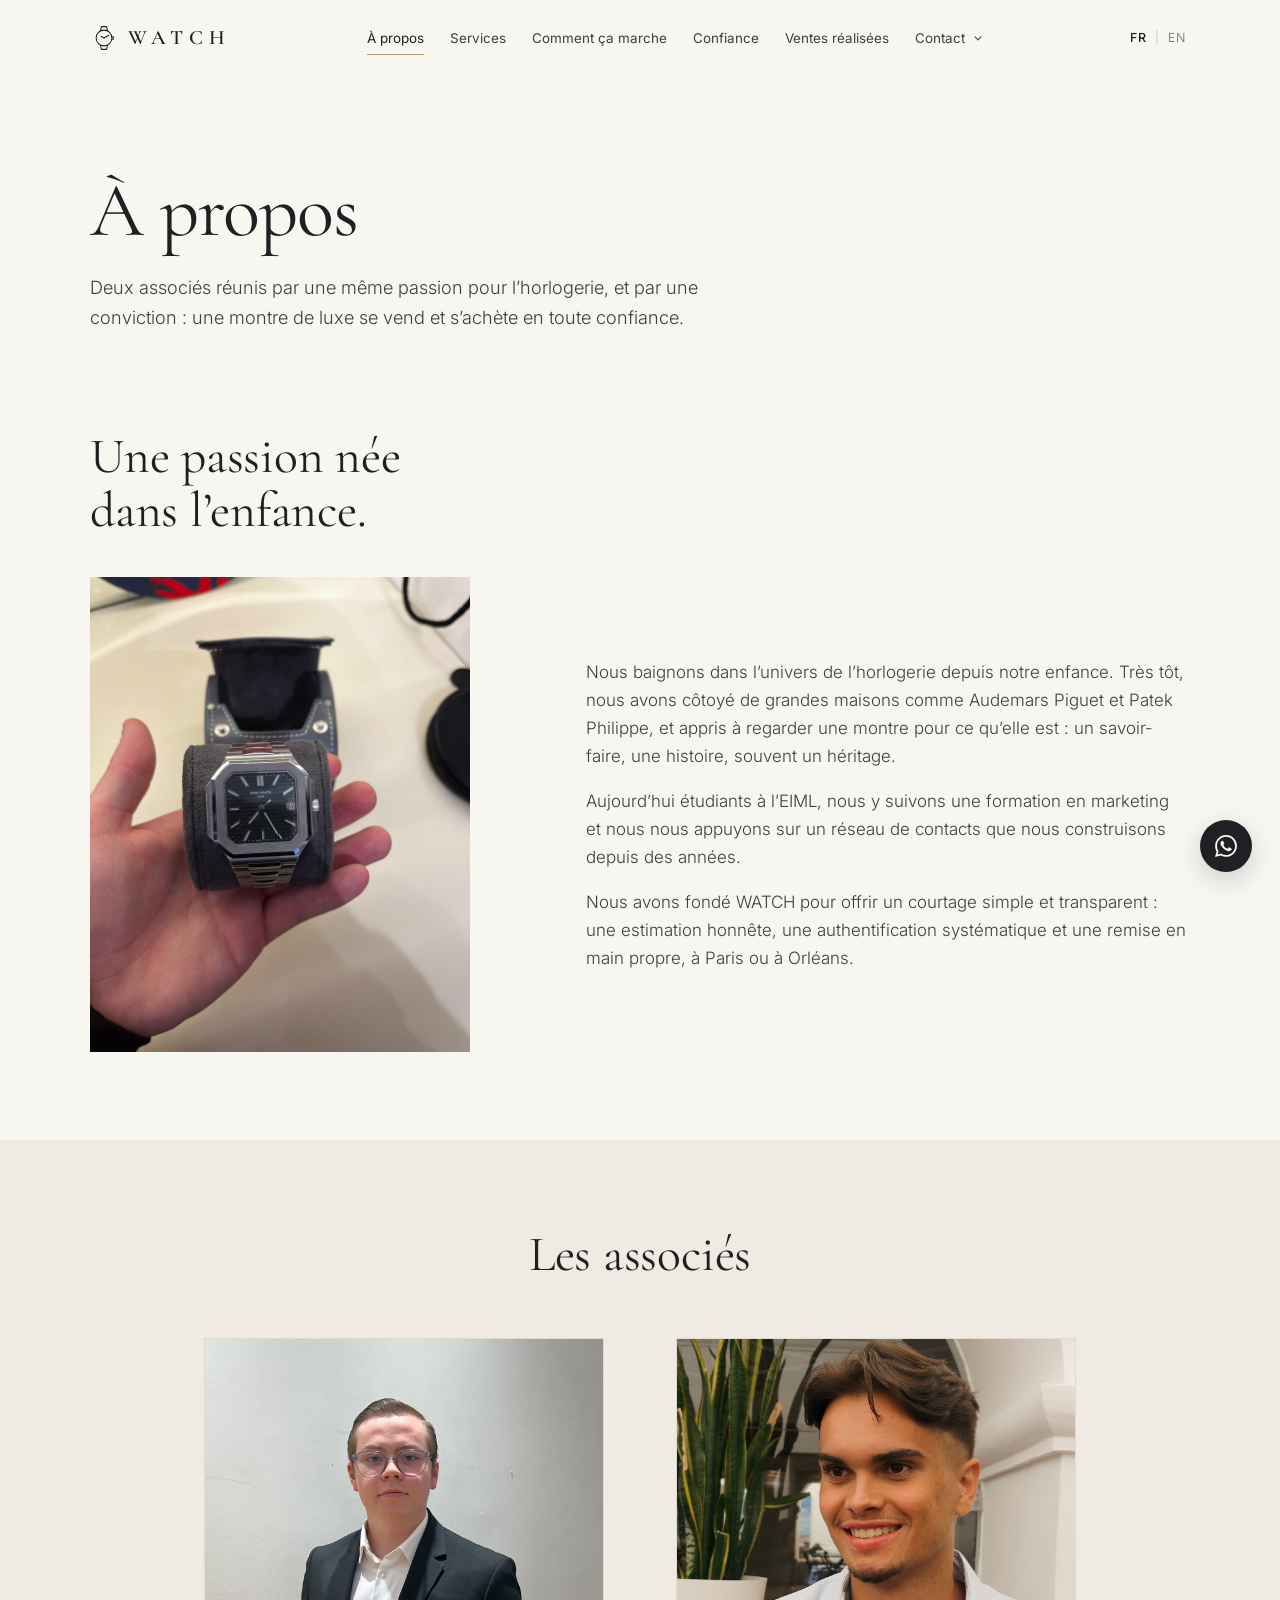
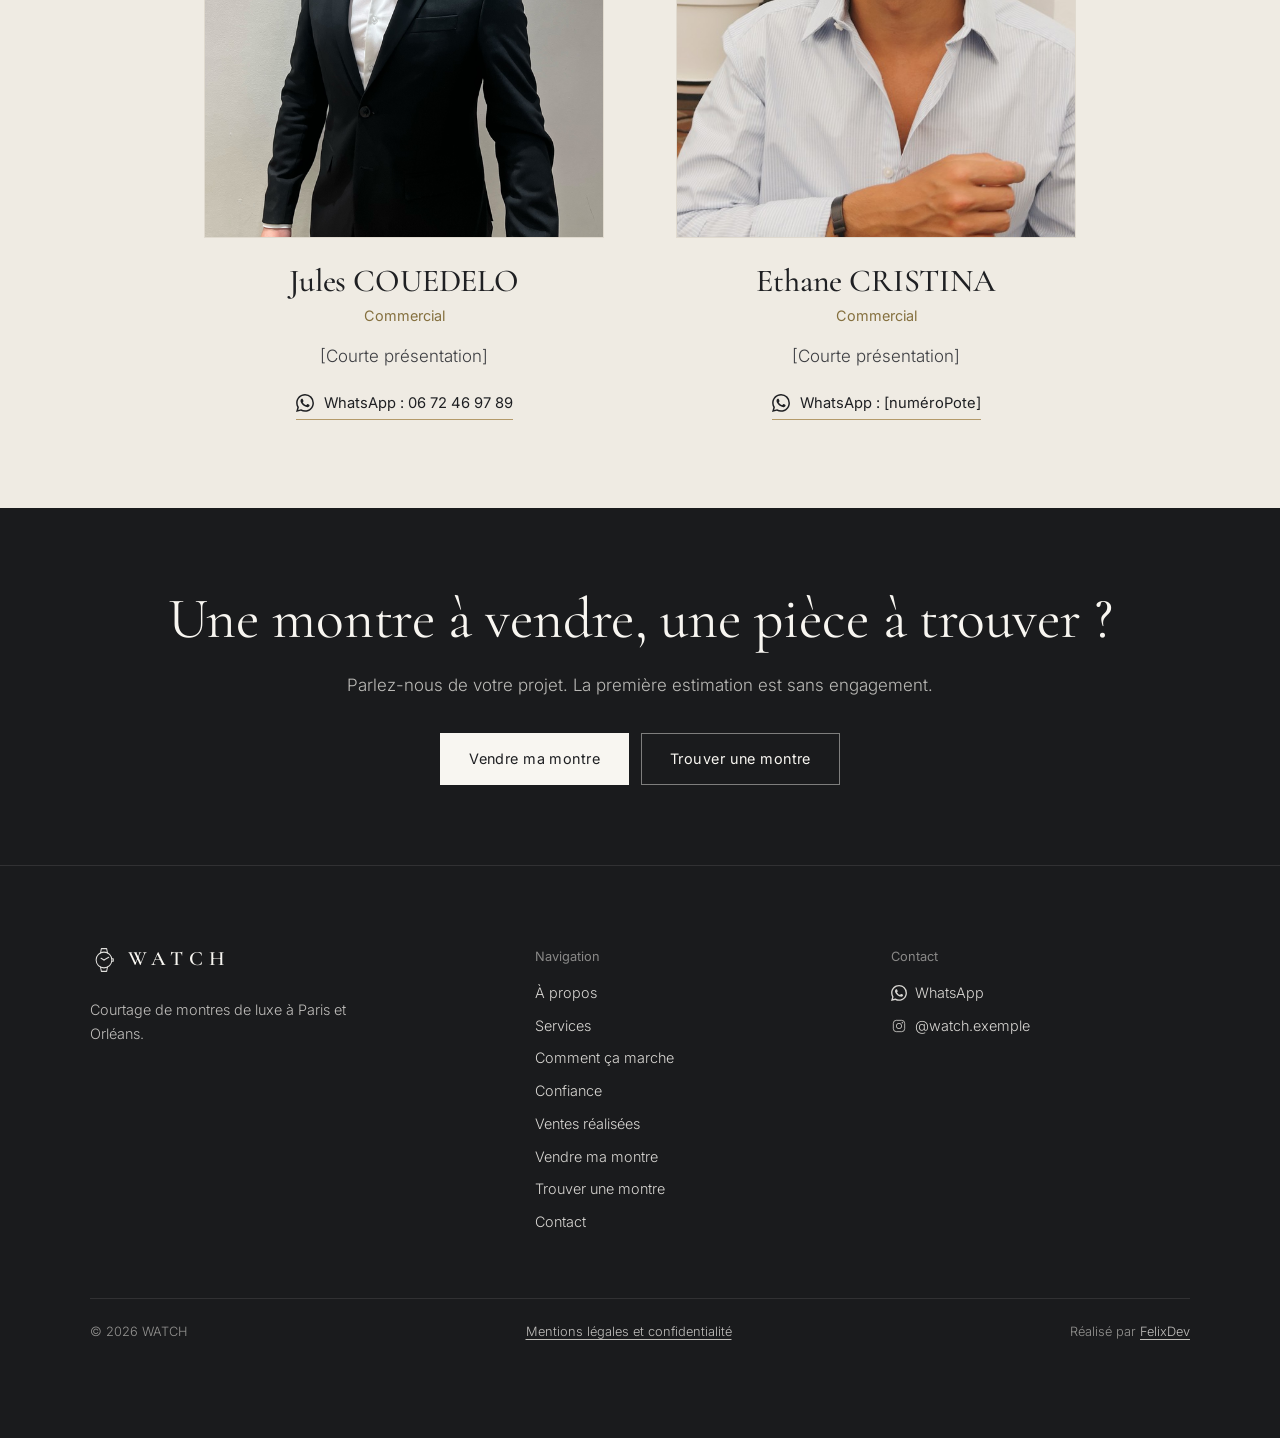
<file: a-propos.html>
<!doctype html>
<html lang="fr" class="no-js">
  <head>
    <meta charset="utf-8" />
    <meta
      name="viewport"
      content="width=device-width, initial-scale=1, viewport-fit=cover"
    />
    <title>À propos | WATCH</title>
    <meta
      name="description"
      content="Courtage de montres de luxe à Paris et Orléans : vente, recherche, dépôt-vente et rachat. Authentification systématique et remise en main propre."
    />
    <meta name="theme-color" content="#F8F6F1" />
    <link rel="icon" href="assets/logo.svg" type="image/svg+xml" />
    <link rel="preconnect" href="https://fonts.googleapis.com" />
    <link rel="preconnect" href="https://fonts.gstatic.com" crossorigin />
    <link
      href="https://fonts.googleapis.com/css2?family=Cormorant+Garamond:ital,wght@0,400;0,500;0,600;1,400;1,500&family=Inter:wght@300;400;500&display=swap"
      rel="stylesheet"
    />
    <link rel="stylesheet" href="assets/style.css?v=4" />
    <script>
      document.documentElement.className =
        document.documentElement.className.replace("no-js", "js");
    </script>
    <script src="assets/site.js?v=4" defer></script>
  </head>

  <body data-page="a-propos">
    <!-- Icônes -->
    <svg
      width="0"
      height="0"
      style="position: absolute"
      aria-hidden="true"
      focusable="false"
    >
      <symbol id="icon-dial" viewBox="0 0 64 64">
        <g
          fill="none"
          stroke="currentColor"
          stroke-width="1"
          stroke-linecap="round"
        >
          <circle cx="32" cy="32" r="30" />
          <circle cx="32" cy="32" r="26.5" stroke-width=".6" />
          <path d="M32 8 V12 M56 32 H52 M32 56 V52 M8 32 H12" />
          <path d="M32 32 V16 M32 32 L42 38" />
        </g>
      </symbol>
      <symbol id="icon-camera" viewBox="0 0 24 24">
        <g
          fill="none"
          stroke="currentColor"
          stroke-width="1.2"
          stroke-linejoin="round"
        >
          <path
            d="M3 8.5 A1.5 1.5 0 0 1 4.5 7 H7.5 L9 5 H15 L16.5 7 H19.5 A1.5 1.5 0 0 1 21 8.5 V18 A1.5 1.5 0 0 1 19.5 19.5 H4.5 A1.5 1.5 0 0 1 3 18 Z"
          />
          <circle cx="12" cy="13" r="3.6" />
        </g>
      </symbol>
      <symbol id="icon-phone" viewBox="0 0 24 24">
        <path
          fill="none"
          stroke="currentColor"
          stroke-width="1.2"
          stroke-linejoin="round"
          d="M6.6 3.5 H9.2 L10.6 7.6 L8.7 9 A11 11 0 0 0 15 15.3 L16.4 13.4 L20.5 14.8 V17.4 A2 2 0 0 1 18.5 19.4 A15 15 0 0 1 4.6 5.5 A2 2 0 0 1 6.6 3.5 Z"
        />
      </symbol>
      <symbol id="icon-mail" viewBox="0 0 24 24">
        <g
          fill="none"
          stroke="currentColor"
          stroke-width="1.2"
          stroke-linejoin="round"
        >
          <rect x="3" y="5.5" width="18" height="13" />
          <path d="M3.5 6 L12 12.5 L20.5 6" />
        </g>
      </symbol>
      <symbol id="icon-instagram" viewBox="0 0 24 24">
        <g fill="none" stroke="currentColor" stroke-width="1.2">
          <rect x="3.5" y="3.5" width="17" height="17" rx="4.5" />
          <circle cx="12" cy="12" r="4" />
        </g>
        <circle cx="16.9" cy="7.1" r="1" fill="currentColor" />
      </symbol>
      <symbol id="icon-whatsapp" viewBox="0 0 24 24">
        <path
          fill="currentColor"
          d="M17.472 14.382c-.297-.149-1.758-.867-2.03-.967-.273-.099-.471-.148-.67.15-.197.297-.767.966-.94 1.164-.173.199-.347.223-.644.075-.297-.15-1.255-.463-2.39-1.475-.883-.788-1.48-1.761-1.653-2.059-.173-.297-.018-.458.13-.606.134-.133.298-.347.446-.52.149-.174.198-.298.298-.497.099-.198.05-.371-.025-.52-.075-.149-.669-1.612-.916-2.207-.242-.579-.487-.5-.669-.51-.173-.008-.371-.01-.57-.01-.198 0-.52.074-.792.372-.272.297-1.04 1.016-1.04 2.479 0 1.462 1.065 2.875 1.213 3.074.149.198 2.096 3.2 5.077 4.487.709.306 1.262.489 1.694.625.712.227 1.36.195 1.871.118.571-.085 1.758-.719 2.006-1.413.248-.694.248-1.289.173-1.413-.074-.124-.272-.198-.57-.347m-5.421 7.403h-.004a9.87 9.87 0 0 1-5.031-1.378l-.361-.214-3.741.982.998-3.648-.235-.374a9.86 9.86 0 0 1-1.51-5.26c.001-5.45 4.436-9.884 9.888-9.884 2.64 0 5.122 1.03 6.988 2.898a9.825 9.825 0 0 1 2.893 6.994c-.003 5.45-4.437 9.884-9.885 9.884m8.413-18.297A11.815 11.815 0 0 0 12.05 0C5.495 0 .16 5.335.157 11.892c0 2.096.547 4.142 1.588 5.945L.057 24l6.305-1.654a11.882 11.882 0 0 0 5.683 1.448h.005c6.554 0 11.89-5.335 11.893-11.893a11.821 11.821 0 0 0-3.48-8.413z"
        />
      </symbol>
    </svg>

    <a class="skip-link" href="#main" data-i18n="a11y.skip">Aller au contenu</a>

    <!-- =====================================================================
     EN-TÊTE
     ===================================================================== -->
    <header class="site-header" id="top">
      <div class="container header-inner">
        <a class="brand" href="index.html">
          <img
            class="brand-mark"
            src="assets/logo.svg"
            alt=""
            width="28"
            height="28"
          />
          <span class="brand-name" data-brand>WATCH</span>
        </a>

        <nav
          class="nav-desktop"
          aria-label="Navigation principale"
          data-i18n-attr="aria-label:a11y.mainNav"
        >
          <ul>
            <li>
              <a
                class="nav-link"
                href="a-propos.html"
                aria-current="page"
                data-i18n="nav.about"
                >À propos</a
              >
            </li>
            <li>
              <a class="nav-link" href="services.html" data-i18n="nav.services"
                >Services</a
              >
            </li>
            <li>
              <a
                class="nav-link"
                href="comment-ca-marche.html"
                data-i18n="nav.how"
                >Comment ça marche</a
              >
            </li>
            <li>
              <a class="nav-link" href="confiance.html" data-i18n="nav.trust"
                >Confiance</a
              >
            </li>
            <li>
              <a class="nav-link" href="ventes.html" data-i18n="nav.sales"
                >Ventes réalisées</a
              >
            </li>
            <li class="nav-drop">
              <a class="nav-link" href="contact.html" data-i18n="nav.contact"
                >Contact</a
              >
              <button
                class="nav-drop-toggle"
                type="button"
                aria-expanded="false"
                aria-controls="nav-drop-contact"
                aria-label="Afficher les options vendre et trouver"
                data-i18n-attr="aria-label:a11y.dropToggle"
              ></button>
              <div class="nav-drop-panel" id="nav-drop-contact">
                <a class="nav-drop-item" href="vendre.html">
                  <span class="nav-drop-title" data-i18n="cta.sell"
                    >Vendre ma montre</span
                  >
                  <span class="nav-drop-desc" data-i18n="nav.sellDesc"
                    >Première estimation et formule adaptée</span
                  >
                </a>
                <a class="nav-drop-item" href="trouver.html">
                  <span class="nav-drop-title" data-i18n="cta.find"
                    >Trouver une montre</span
                  >
                  <span class="nav-drop-desc" data-i18n="nav.findDesc"
                    >Recherche dans notre réseau</span
                  >
                </a>
                <a
                  class="nav-drop-foot"
                  data-wa
                  href="https://wa.me/33600000000"
                  target="_blank"
                  rel="noopener"
                  data-i18n="nav.contactAll"
                  >Nous écrire sur WhatsApp →</a
                >
              </div>
            </li>
          </ul>
        </nav>

        <div class="header-tools">
          <div
            class="lang"
            role="group"
            aria-label="Langue"
            data-i18n-attr="aria-label:a11y.lang"
          >
            <button
              type="button"
              data-set-lang="fr"
              lang="fr"
              aria-label="Français"
              aria-pressed="true"
            >
              FR
            </button>
            <span class="sep" aria-hidden="true">|</span>
            <button
              type="button"
              data-set-lang="en"
              lang="en"
              aria-label="English"
              aria-pressed="false"
            >
              EN
            </button>
          </div>
          <button
            class="menu-toggle"
            type="button"
            aria-expanded="false"
            aria-controls="mobile-menu"
            aria-label="Ouvrir le menu"
            data-i18n-attr="aria-label:a11y.menuOpen"
          >
            <span></span><span></span>
          </button>
        </div>
      </div>
    </header>

    <!-- Menu mobile (plein écran) -->
    <div class="mobile-menu" id="mobile-menu" aria-hidden="true">
      <div class="mobile-menu-top">
        <a class="brand" href="index.html">
          <img
            class="brand-mark"
            src="assets/logo.svg"
            alt=""
            width="28"
            height="28"
          />
          <span class="brand-name" data-brand>WATCH</span>
        </a>
        <button
          class="menu-close"
          type="button"
          aria-label="Fermer le menu"
          data-i18n-attr="aria-label:a11y.menuClose"
        ></button>
      </div>
      <nav
        aria-label="Navigation principale"
        data-i18n-attr="aria-label:a11y.mainNav"
      >
        <ul>
          <li>
            <a class="nav-link-m" href="index.html" data-i18n="nav.home"
              >Accueil</a
            >
          </li>
          <li>
            <a
              class="nav-link-m"
              href="a-propos.html"
              aria-current="page"
              data-i18n="nav.about"
              >À propos</a
            >
          </li>
          <li>
            <a class="nav-link-m" href="services.html" data-i18n="nav.services"
              >Services</a
            >
          </li>
          <li>
            <a
              class="nav-link-m"
              href="comment-ca-marche.html"
              data-i18n="nav.how"
              >Comment ça marche</a
            >
          </li>
          <li>
            <a class="nav-link-m" href="confiance.html" data-i18n="nav.trust"
              >Confiance</a
            >
          </li>
          <li>
            <a class="nav-link-m" href="ventes.html" data-i18n="nav.sales"
              >Ventes réalisées</a
            >
          </li>
          <li>
            <a class="nav-link-m" href="contact.html" data-i18n="nav.contact"
              >Contact</a
            >
          </li>
        </ul>
      </nav>
      <div class="mobile-menu-foot">
        <a class="btn btn-primary" href="vendre.html" data-i18n="cta.sell"
          >Vendre ma montre</a
        >
        <a class="btn btn-ghost" href="trouver.html" data-i18n="cta.find"
          >Trouver une montre</a
        >
        <div
          class="lang"
          role="group"
          aria-label="Langue"
          data-i18n-attr="aria-label:a11y.lang"
        >
          <button
            type="button"
            data-set-lang="fr"
            lang="fr"
            aria-label="Français"
            aria-pressed="true"
          >
            FR
          </button>
          <span class="sep" aria-hidden="true">|</span>
          <button
            type="button"
            data-set-lang="en"
            lang="en"
            aria-label="English"
            aria-pressed="false"
          >
            EN
          </button>
        </div>
      </div>
    </div>

    <main id="main" tabindex="-1">
      <!-- =====================================================================
     2. À PROPOS
     ===================================================================== -->
      <header class="page-head">
        <div class="container">
          <h1 data-i18n="about.title">À propos</h1>
          <p class="lead" data-i18n="about.lead">
            Deux associés réunis par une même passion pour l’horlogerie, et par
            une conviction&nbsp;: une montre de luxe se vend et s’achète en
            toute confiance.
          </p>
        </div>
      </header>

      <div class="block">
        <div class="container story reveal">
          <h2 data-i18n="about.story.title">Une passion née dans l’enfance.</h2>
          <!-- PHOTO DE MONTRE : assets/img/montre-a-propos.jpg (portrait, environ 1000 × 1250 px) -->
          <figure class="photo photo-story">
            <img
              src="assets/img/photoPropos.jpeg"
              alt=""
              loading="lazy"
              decoding="async"
            />
          </figure>
          <div class="story-text">
            <p data-i18n="about.story.p1">
              Nous baignons dans l’univers de l’horlogerie depuis notre enfance.
              Très tôt, nous avons côtoyé de grandes maisons comme Audemars
              Piguet et Patek Philippe, et appris à regarder une montre pour ce
              qu’elle est&nbsp;: un savoir-faire, une histoire, souvent un
              héritage.
            </p>
            <p data-i18n="about.story.p2">
              Aujourd’hui étudiants à l’EIML, nous y suivons une formation en
              marketing et nous nous appuyons sur un réseau de contacts que nous
              construisons depuis des années.
            </p>
            <p data-i18n="about.story.p3">
              Nous avons fondé <span data-brand>WATCH</span> pour offrir un
              courtage simple et transparent&nbsp;: une estimation honnête, une
              authentification systématique et une remise en main propre, à
              Paris ou à Orléans.
            </p>
          </div>
        </div>
      </div>

      <div class="block block-tint partners-section">
        <div class="container">
          <div class="block-head reveal">
            <h2 data-i18n="about.partners.title">Les associés</h2>
          </div>
          <div class="partners">
            <!-- ASSOCIÉ 1 : nom et WhatsApp dans assets/site.js (partner1Name, partner1Phone) ;
                 rôle et présentation : mêmes textes que sur l'accueil (index.html) -->
            <article class="partner reveal">
              <div class="partner-photo photo">
                <!-- PHOTO ASSOCIÉ 1 : assets/img/julesPdp.png (portrait ou carré), même fichier pour l'accueil
                     et la page À propos. Tant qu'il manque, « Photo à venir » s'affiche. -->
                <div class="photo-placeholder">
                  <svg class="icon" aria-hidden="true">
                    <use href="#icon-camera" />
                  </svg>
                  <span data-i18n="partner.photo">Photo à venir</span>
                </div>
                <img
                  src="assets/img/julesPdp.png"
                  alt="Jules COUEDELO"
                  loading="lazy"
                />
              </div>
              <h3 data-config="partner1Name">Jules COUEDELO</h3>
              <p class="partner-role" data-i18n="partner1.role">Commercial</p>
              <p class="partner-bio" data-i18n="partner1.bio">
                [Courte présentation]
              </p>
              <a
                class="partner-phone"
                data-wa="partner1Phone"
                href="https://wa.me/33600000001"
                target="_blank"
                rel="noopener"
              >
                <svg class="icon" aria-hidden="true">
                  <use href="#icon-whatsapp" />
                </svg>
                <span
                  ><span data-i18n="partner.direct">WhatsApp&nbsp;:</span>
                  <span data-config="partner1Phone">06 72 46 97 89</span></span
                >
              </a>
            </article>

            <!-- ASSOCIÉ 2 : nom et WhatsApp dans assets/site.js (partner2Name, partner2Phone) ;
                 rôle et présentation : mêmes textes que sur l'accueil (index.html) -->
            <article class="partner reveal">
              <div class="partner-photo photo">
                <!-- PHOTO ASSOCIÉ 2 : assets/img/associe2Pdp.png (portrait ou carré), même fichier pour l'accueil
                     et la page À propos. Tant qu'il manque, « Photo à venir » s'affiche. -->
                <div class="photo-placeholder">
                  <svg class="icon" aria-hidden="true">
                    <use href="#icon-camera" />
                  </svg>
                  <span data-i18n="partner.photo">Photo à venir</span>
                </div>
                <img src="assets/img/ethanPdp.jpg" alt="" loading="lazy" />
              </div>
              <h3 data-config="partner2Name">Ethane CRISTINA</h3>
              <p class="partner-role" data-i18n="partner2.role">Commercial</p>
              <p class="partner-bio" data-i18n="partner2.bio">
                [Courte présentation]
              </p>
              <a
                class="partner-phone"
                data-wa="partner2Phone"
                href="https://wa.me/33600000002"
                target="_blank"
                rel="noopener"
              >
                <svg class="icon" aria-hidden="true">
                  <use href="#icon-whatsapp" />
                </svg>
                <span
                  ><span data-i18n="partner.direct">WhatsApp&nbsp;:</span>
                  <span data-config="partner2Phone">06 00 00 00 02</span></span
                >
              </a>
            </article>
          </div>
        </div>
      </div>
    </main>

    <!-- =====================================================================
     BANDEAU FINAL
     ===================================================================== -->
    <section class="cta-band" id="cta-band" aria-labelledby="cta-band-title">
      <div class="container">
        <h2 id="cta-band-title" data-i18n="band.title">
          Une montre à vendre, une pièce à trouver&nbsp;?
        </h2>
        <p data-i18n="band.text">
          Parlez-nous de votre projet. La première estimation est sans
          engagement.
        </p>
        <div class="cta-band-actions">
          <a class="btn btn-light" href="vendre.html" data-i18n="cta.sell"
            >Vendre ma montre</a
          >
          <a
            class="btn btn-outline-light"
            href="trouver.html"
            data-i18n="cta.find"
            >Trouver une montre</a
          >
        </div>
      </div>
    </section>

    <!-- =====================================================================
     PIED DE PAGE
     ===================================================================== -->
    <footer class="site-footer">
      <div class="container">
        <div class="footer-main">
          <div>
            <a class="brand" href="index.html">
              <img
                class="brand-mark"
                src="assets/logo.svg"
                alt=""
                width="28"
                height="28"
              />
              <span class="brand-name" data-brand>WATCH</span>
            </a>
            <p class="footer-tagline" data-i18n="footer.tagline">
              Courtage de montres de luxe à Paris et Orléans.
            </p>
          </div>
          <nav aria-labelledby="footer-nav-title">
            <p
              class="footer-title"
              id="footer-nav-title"
              data-i18n="footer.navTitle"
            >
              Navigation
            </p>
            <ul class="footer-links">
              <li>
                <a href="a-propos.html" data-i18n="nav.about">À propos</a>
              </li>
              <li>
                <a href="services.html" data-i18n="nav.services">Services</a>
              </li>
              <li>
                <a href="comment-ca-marche.html" data-i18n="nav.how"
                  >Comment ça marche</a
                >
              </li>
              <li>
                <a href="confiance.html" data-i18n="nav.trust">Confiance</a>
              </li>
              <li>
                <a href="ventes.html" data-i18n="nav.sales">Ventes réalisées</a>
              </li>
              <li>
                <a href="vendre.html" data-i18n="cta.sell">Vendre ma montre</a>
              </li>
              <li>
                <a href="trouver.html" data-i18n="cta.find"
                  >Trouver une montre</a
                >
              </li>
              <li>
                <a href="contact.html" data-i18n="nav.contact">Contact</a>
              </li>
            </ul>
          </nav>
          <div>
            <p class="footer-title" data-i18n="footer.contactTitle">Contact</p>
            <ul class="footer-links">
              <li>
                <a
                  data-wa
                  href="https://wa.me/33600000000"
                  target="_blank"
                  rel="noopener"
                  ><svg class="icon" aria-hidden="true">
                    <use href="#icon-whatsapp" /></svg
                  >WhatsApp</a
                >
              </li>
              <li>
                <a
                  data-insta
                  href="https://www.instagram.com/watch.exemple/"
                  target="_blank"
                  rel="noopener"
                  ><svg class="icon" aria-hidden="true">
                    <use href="#icon-instagram" /></svg
                  ><span data-config="instagramHandle">@watch.exemple</span></a
                >
              </li>
            </ul>
          </div>
        </div>
        <div class="footer-bottom">
          <span
            >© <span data-year>2026</span> <span data-brand>WATCH</span></span
          >
          <a href="mentions-legales.html" data-i18n="footer.legal"
            >Mentions légales et confidentialité</a
          >
          <span data-i18n="footer.credit"
            >Réalisé par
            <a href="https://felix-pm.fr" target="_blank" rel="noopener"
              >FelixDev</a
            ></span
          >
        </div>
      </div>
    </footer>

    <!-- Bouton WhatsApp flottant -->
    <a
      class="wa-float"
      data-wa
      href="https://wa.me/33600000000"
      target="_blank"
      rel="noopener"
      aria-label="Nous écrire sur WhatsApp"
      data-i18n-attr="aria-label:a11y.wa"
    >
      <svg class="icon" aria-hidden="true"><use href="#icon-whatsapp" /></svg>
    </a>
  </body>
</html>
</file>
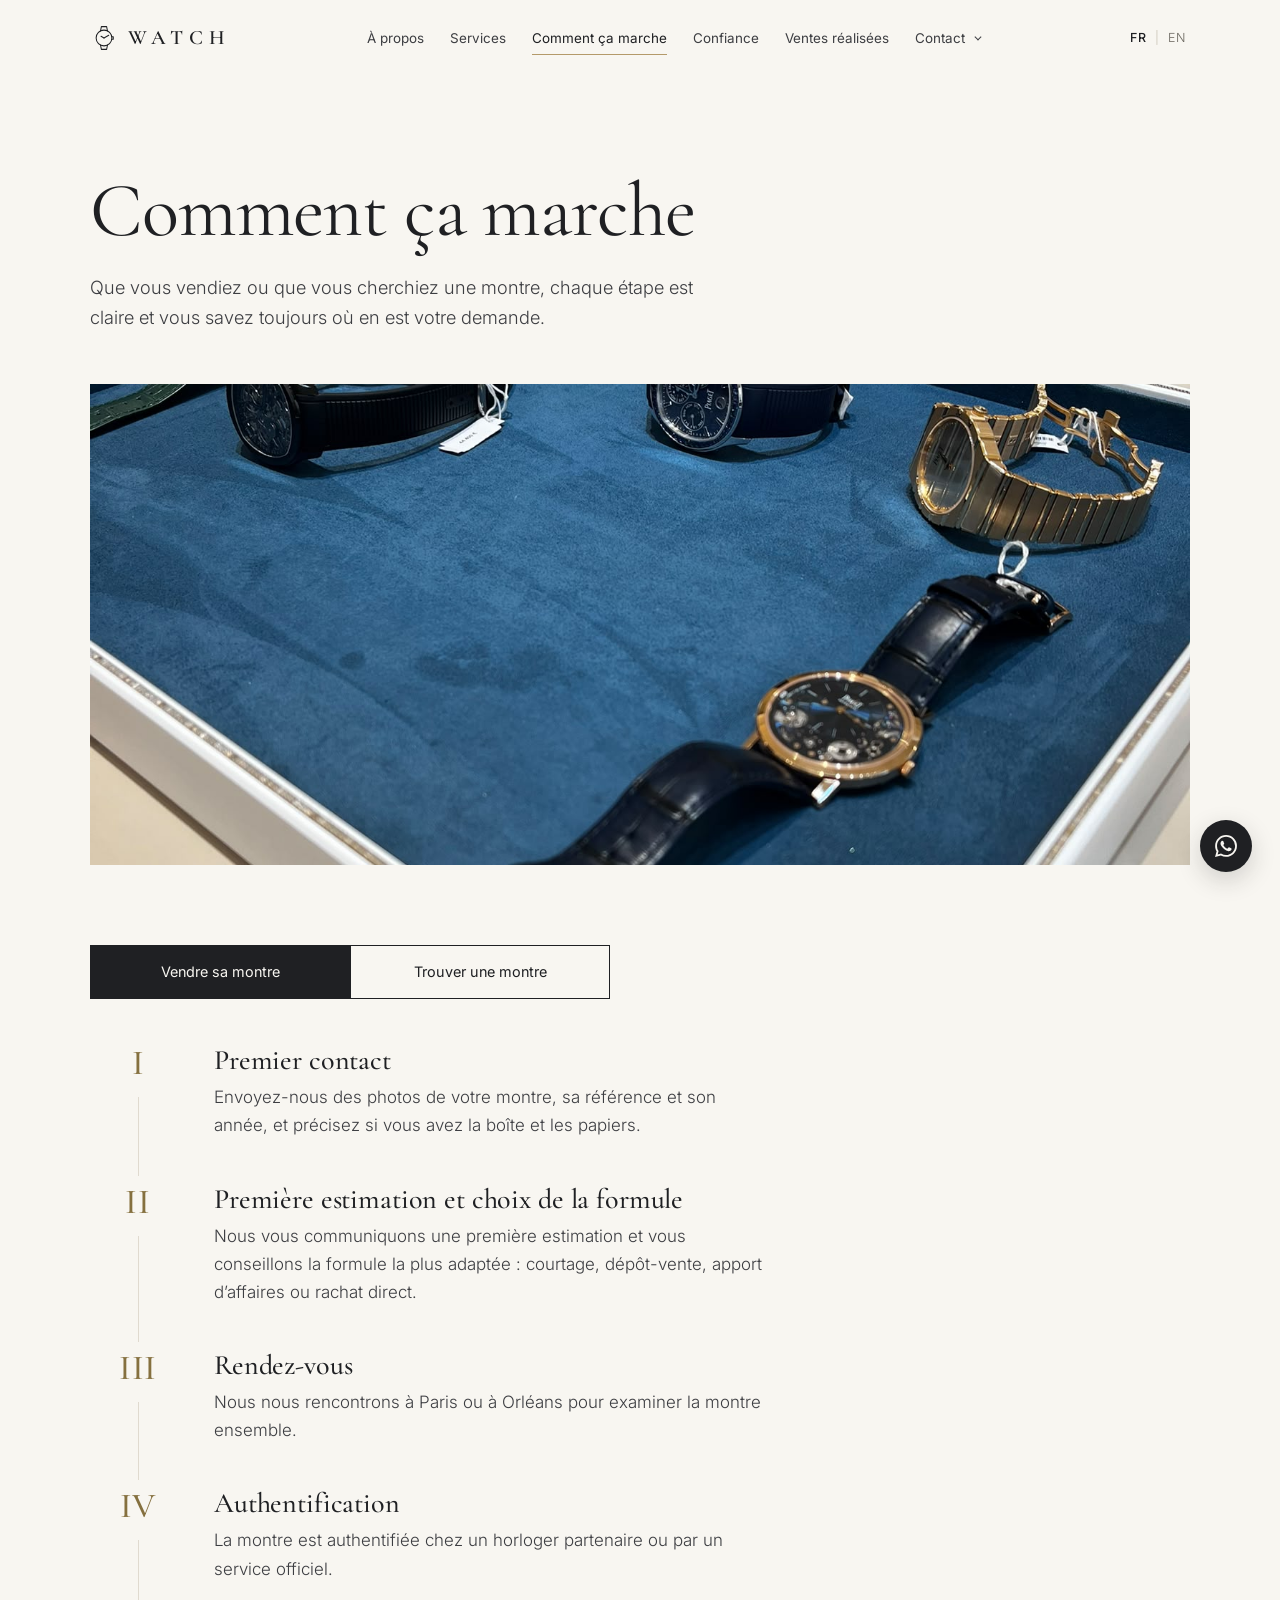
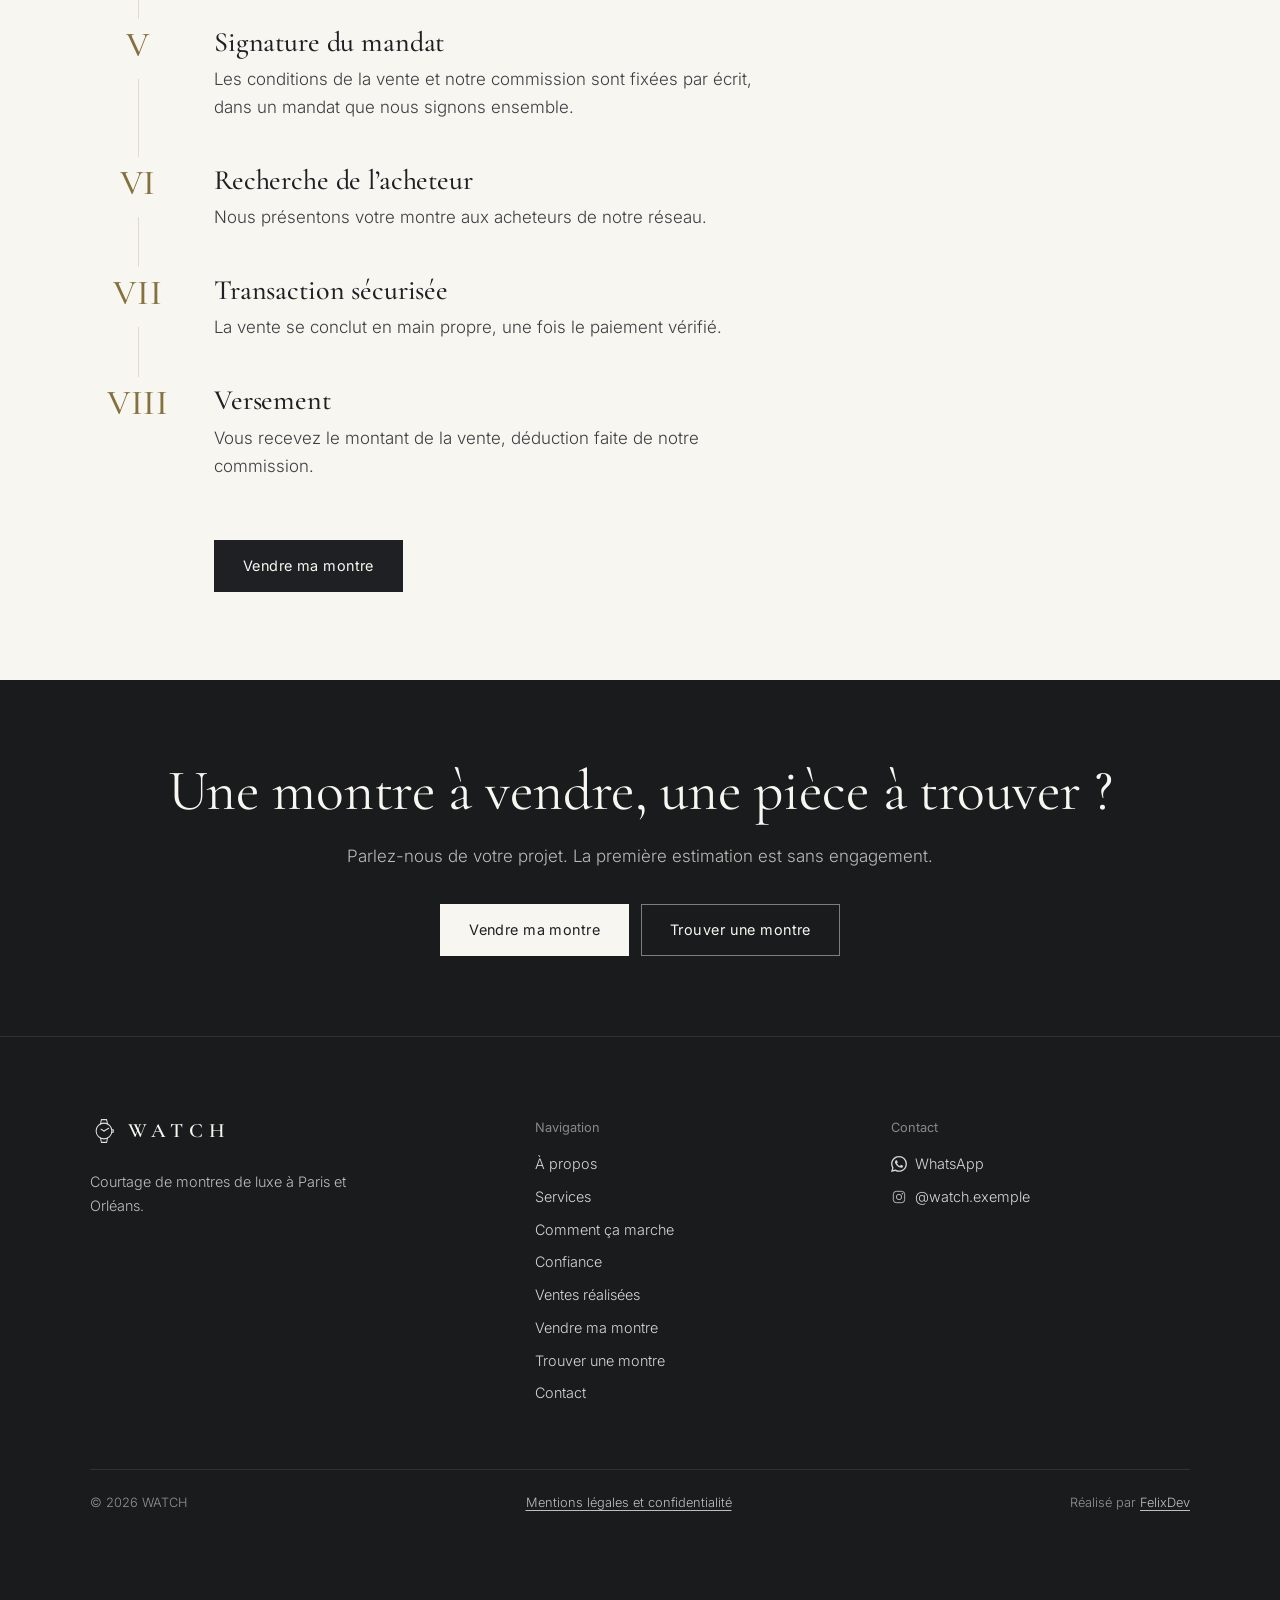
<file: comment-ca-marche.html>
<!doctype html>
<html lang="fr" class="no-js">
  <head>
    <meta charset="utf-8" />
    <meta
      name="viewport"
      content="width=device-width, initial-scale=1, viewport-fit=cover"
    />
    <title>Comment ça marche | WATCH</title>
    <meta
      name="description"
      content="Courtage de montres de luxe à Paris et Orléans : vente, recherche, dépôt-vente et rachat. Authentification systématique et remise en main propre."
    />
    <meta name="theme-color" content="#F8F6F1" />
    <link rel="icon" href="assets/logo.svg" type="image/svg+xml" />
    <link rel="preconnect" href="https://fonts.googleapis.com" />
    <link rel="preconnect" href="https://fonts.gstatic.com" crossorigin />
    <link
      href="https://fonts.googleapis.com/css2?family=Cormorant+Garamond:ital,wght@0,400;0,500;0,600;1,400;1,500&family=Inter:wght@300;400;500&display=swap"
      rel="stylesheet"
    />
    <link rel="stylesheet" href="assets/style.css?v=4" />
    <script>
      document.documentElement.className =
        document.documentElement.className.replace("no-js", "js");
    </script>
    <script src="assets/site.js?v=4" defer></script>
  </head>

  <body data-page="comment-ca-marche">
    <!-- Icônes -->
    <svg
      width="0"
      height="0"
      style="position: absolute"
      aria-hidden="true"
      focusable="false"
    >
      <symbol id="icon-dial" viewBox="0 0 64 64">
        <g
          fill="none"
          stroke="currentColor"
          stroke-width="1"
          stroke-linecap="round"
        >
          <circle cx="32" cy="32" r="30" />
          <circle cx="32" cy="32" r="26.5" stroke-width=".6" />
          <path d="M32 8 V12 M56 32 H52 M32 56 V52 M8 32 H12" />
          <path d="M32 32 V16 M32 32 L42 38" />
        </g>
      </symbol>
      <symbol id="icon-camera" viewBox="0 0 24 24">
        <g
          fill="none"
          stroke="currentColor"
          stroke-width="1.2"
          stroke-linejoin="round"
        >
          <path
            d="M3 8.5 A1.5 1.5 0 0 1 4.5 7 H7.5 L9 5 H15 L16.5 7 H19.5 A1.5 1.5 0 0 1 21 8.5 V18 A1.5 1.5 0 0 1 19.5 19.5 H4.5 A1.5 1.5 0 0 1 3 18 Z"
          />
          <circle cx="12" cy="13" r="3.6" />
        </g>
      </symbol>
      <symbol id="icon-phone" viewBox="0 0 24 24">
        <path
          fill="none"
          stroke="currentColor"
          stroke-width="1.2"
          stroke-linejoin="round"
          d="M6.6 3.5 H9.2 L10.6 7.6 L8.7 9 A11 11 0 0 0 15 15.3 L16.4 13.4 L20.5 14.8 V17.4 A2 2 0 0 1 18.5 19.4 A15 15 0 0 1 4.6 5.5 A2 2 0 0 1 6.6 3.5 Z"
        />
      </symbol>
      <symbol id="icon-mail" viewBox="0 0 24 24">
        <g
          fill="none"
          stroke="currentColor"
          stroke-width="1.2"
          stroke-linejoin="round"
        >
          <rect x="3" y="5.5" width="18" height="13" />
          <path d="M3.5 6 L12 12.5 L20.5 6" />
        </g>
      </symbol>
      <symbol id="icon-instagram" viewBox="0 0 24 24">
        <g fill="none" stroke="currentColor" stroke-width="1.2">
          <rect x="3.5" y="3.5" width="17" height="17" rx="4.5" />
          <circle cx="12" cy="12" r="4" />
        </g>
        <circle cx="16.9" cy="7.1" r="1" fill="currentColor" />
      </symbol>
      <symbol id="icon-whatsapp" viewBox="0 0 24 24">
        <path
          fill="currentColor"
          d="M17.472 14.382c-.297-.149-1.758-.867-2.03-.967-.273-.099-.471-.148-.67.15-.197.297-.767.966-.94 1.164-.173.199-.347.223-.644.075-.297-.15-1.255-.463-2.39-1.475-.883-.788-1.48-1.761-1.653-2.059-.173-.297-.018-.458.13-.606.134-.133.298-.347.446-.52.149-.174.198-.298.298-.497.099-.198.05-.371-.025-.52-.075-.149-.669-1.612-.916-2.207-.242-.579-.487-.5-.669-.51-.173-.008-.371-.01-.57-.01-.198 0-.52.074-.792.372-.272.297-1.04 1.016-1.04 2.479 0 1.462 1.065 2.875 1.213 3.074.149.198 2.096 3.2 5.077 4.487.709.306 1.262.489 1.694.625.712.227 1.36.195 1.871.118.571-.085 1.758-.719 2.006-1.413.248-.694.248-1.289.173-1.413-.074-.124-.272-.198-.57-.347m-5.421 7.403h-.004a9.87 9.87 0 0 1-5.031-1.378l-.361-.214-3.741.982.998-3.648-.235-.374a9.86 9.86 0 0 1-1.51-5.26c.001-5.45 4.436-9.884 9.888-9.884 2.64 0 5.122 1.03 6.988 2.898a9.825 9.825 0 0 1 2.893 6.994c-.003 5.45-4.437 9.884-9.885 9.884m8.413-18.297A11.815 11.815 0 0 0 12.05 0C5.495 0 .16 5.335.157 11.892c0 2.096.547 4.142 1.588 5.945L.057 24l6.305-1.654a11.882 11.882 0 0 0 5.683 1.448h.005c6.554 0 11.89-5.335 11.893-11.893a11.821 11.821 0 0 0-3.48-8.413z"
        />
      </symbol>
    </svg>

    <a class="skip-link" href="#main" data-i18n="a11y.skip">Aller au contenu</a>

    <!-- =====================================================================
     EN-TÊTE
     ===================================================================== -->
    <header class="site-header" id="top">
      <div class="container header-inner">
        <a class="brand" href="index.html">
          <img
            class="brand-mark"
            src="assets/logo.svg"
            alt=""
            width="28"
            height="28"
          />
          <span class="brand-name" data-brand>WATCH</span>
        </a>

        <nav
          class="nav-desktop"
          aria-label="Navigation principale"
          data-i18n-attr="aria-label:a11y.mainNav"
        >
          <ul>
            <li>
              <a class="nav-link" href="a-propos.html" data-i18n="nav.about"
                >À propos</a
              >
            </li>
            <li>
              <a class="nav-link" href="services.html" data-i18n="nav.services"
                >Services</a
              >
            </li>
            <li>
              <a
                class="nav-link"
                href="comment-ca-marche.html"
                aria-current="page"
                data-i18n="nav.how"
                >Comment ça marche</a
              >
            </li>
            <li>
              <a class="nav-link" href="confiance.html" data-i18n="nav.trust"
                >Confiance</a
              >
            </li>
            <li>
              <a class="nav-link" href="ventes.html" data-i18n="nav.sales"
                >Ventes réalisées</a
              >
            </li>
            <li class="nav-drop">
              <a class="nav-link" href="contact.html" data-i18n="nav.contact"
                >Contact</a
              >
              <button
                class="nav-drop-toggle"
                type="button"
                aria-expanded="false"
                aria-controls="nav-drop-contact"
                aria-label="Afficher les options vendre et trouver"
                data-i18n-attr="aria-label:a11y.dropToggle"
              ></button>
              <div class="nav-drop-panel" id="nav-drop-contact">
                <a class="nav-drop-item" href="vendre.html">
                  <span class="nav-drop-title" data-i18n="cta.sell"
                    >Vendre ma montre</span
                  >
                  <span class="nav-drop-desc" data-i18n="nav.sellDesc"
                    >Première estimation et formule adaptée</span
                  >
                </a>
                <a class="nav-drop-item" href="trouver.html">
                  <span class="nav-drop-title" data-i18n="cta.find"
                    >Trouver une montre</span
                  >
                  <span class="nav-drop-desc" data-i18n="nav.findDesc"
                    >Recherche dans notre réseau</span
                  >
                </a>
                <a
                  class="nav-drop-foot"
                  data-wa
                  href="https://wa.me/33600000000"
                  target="_blank"
                  rel="noopener"
                  data-i18n="nav.contactAll"
                  >Nous écrire sur WhatsApp →</a
                >
              </div>
            </li>
          </ul>
        </nav>

        <div class="header-tools">
          <div
            class="lang"
            role="group"
            aria-label="Langue"
            data-i18n-attr="aria-label:a11y.lang"
          >
            <button
              type="button"
              data-set-lang="fr"
              lang="fr"
              aria-label="Français"
              aria-pressed="true"
            >
              FR
            </button>
            <span class="sep" aria-hidden="true">|</span>
            <button
              type="button"
              data-set-lang="en"
              lang="en"
              aria-label="English"
              aria-pressed="false"
            >
              EN
            </button>
          </div>
          <button
            class="menu-toggle"
            type="button"
            aria-expanded="false"
            aria-controls="mobile-menu"
            aria-label="Ouvrir le menu"
            data-i18n-attr="aria-label:a11y.menuOpen"
          >
            <span></span><span></span>
          </button>
        </div>
      </div>
    </header>

    <!-- Menu mobile (plein écran) -->
    <div class="mobile-menu" id="mobile-menu" aria-hidden="true">
      <div class="mobile-menu-top">
        <a class="brand" href="index.html">
          <img
            class="brand-mark"
            src="assets/logo.svg"
            alt=""
            width="28"
            height="28"
          />
          <span class="brand-name" data-brand>WATCH</span>
        </a>
        <button
          class="menu-close"
          type="button"
          aria-label="Fermer le menu"
          data-i18n-attr="aria-label:a11y.menuClose"
        ></button>
      </div>
      <nav
        aria-label="Navigation principale"
        data-i18n-attr="aria-label:a11y.mainNav"
      >
        <ul>
          <li>
            <a class="nav-link-m" href="index.html" data-i18n="nav.home"
              >Accueil</a
            >
          </li>
          <li>
            <a class="nav-link-m" href="a-propos.html" data-i18n="nav.about"
              >À propos</a
            >
          </li>
          <li>
            <a class="nav-link-m" href="services.html" data-i18n="nav.services"
              >Services</a
            >
          </li>
          <li>
            <a
              class="nav-link-m"
              href="comment-ca-marche.html"
              aria-current="page"
              data-i18n="nav.how"
              >Comment ça marche</a
            >
          </li>
          <li>
            <a class="nav-link-m" href="confiance.html" data-i18n="nav.trust"
              >Confiance</a
            >
          </li>
          <li>
            <a class="nav-link-m" href="ventes.html" data-i18n="nav.sales"
              >Ventes réalisées</a
            >
          </li>
          <li>
            <a class="nav-link-m" href="contact.html" data-i18n="nav.contact"
              >Contact</a
            >
          </li>
        </ul>
      </nav>
      <div class="mobile-menu-foot">
        <a class="btn btn-primary" href="vendre.html" data-i18n="cta.sell"
          >Vendre ma montre</a
        >
        <a class="btn btn-ghost" href="trouver.html" data-i18n="cta.find"
          >Trouver une montre</a
        >
        <div
          class="lang"
          role="group"
          aria-label="Langue"
          data-i18n-attr="aria-label:a11y.lang"
        >
          <button
            type="button"
            data-set-lang="fr"
            lang="fr"
            aria-label="Français"
            aria-pressed="true"
          >
            FR
          </button>
          <span class="sep" aria-hidden="true">|</span>
          <button
            type="button"
            data-set-lang="en"
            lang="en"
            aria-label="English"
            aria-pressed="false"
          >
            EN
          </button>
        </div>
      </div>
    </div>

    <main id="main" tabindex="-1">
      <!-- =====================================================================
     4. COMMENT ÇA MARCHE
     ===================================================================== -->
      <header class="page-head">
        <div class="container">
          <h1 data-i18n="how.title">Comment ça marche</h1>
          <p class="lead" data-i18n="how.lead">
            Que vous vendiez ou que vous cherchiez une montre, chaque étape est
            claire et vous savez toujours où en est votre demande.
          </p>
          <!-- PHOTO DE MONTRE : assets/img/montre-comment-ca-marche.jpg (paysage, environ 2200 × 960 px) -->
          <figure class="photo photo-wide">
            <img
              src="assets/img/photoCommentMarche.jpeg"
              alt=""
              decoding="async"
            />
          </figure>
        </div>
      </header>

      <div class="block">
        <div class="container">
          <div
            class="tabs"
            role="tablist"
            id="how-tabs"
            aria-label="Parcours"
            data-i18n-attr="aria-label:a11y.paths"
          >
            <button
              class="tab"
              type="button"
              role="tab"
              id="tab-sell"
              data-tab="sell"
              aria-selected="true"
              aria-controls="panel-sell"
              data-i18n="how.tab.sell"
            >
              Vendre sa montre
            </button>
            <button
              class="tab"
              type="button"
              role="tab"
              id="tab-find"
              data-tab="find"
              aria-selected="false"
              aria-controls="panel-find"
              data-i18n="how.tab.find"
            >
              Trouver une montre
            </button>
          </div>

          <!-- Parcours vendeur : 8 étapes -->
          <div
            class="tab-panel"
            role="tabpanel"
            id="panel-sell"
            aria-labelledby="tab-sell"
          >
            <ol class="steps">
              <li class="step reveal">
                <span class="step-num" aria-hidden="true">I</span>
                <div>
                  <h3 data-i18n="how.sell.1.t">Premier contact</h3>
                  <p data-i18n="how.sell.1.d">
                    Envoyez-nous des photos de votre montre, sa référence et son
                    année, et précisez si vous avez la boîte et les papiers.
                  </p>
                </div>
              </li>
              <li class="step reveal">
                <span class="step-num" aria-hidden="true">II</span>
                <div>
                  <h3 data-i18n="how.sell.2.t">
                    Première estimation et choix de la formule
                  </h3>
                  <p data-i18n="how.sell.2.d">
                    Nous vous communiquons une première estimation et vous
                    conseillons la formule la plus adaptée&nbsp;: courtage,
                    dépôt-vente, apport d’affaires ou rachat direct.
                  </p>
                </div>
              </li>
              <li class="step reveal">
                <span class="step-num" aria-hidden="true">III</span>
                <div>
                  <h3 data-i18n="how.sell.3.t">Rendez-vous</h3>
                  <p data-i18n="how.sell.3.d">
                    Nous nous rencontrons à Paris ou à Orléans pour examiner la
                    montre ensemble.
                  </p>
                </div>
              </li>
              <li class="step reveal">
                <span class="step-num" aria-hidden="true">IV</span>
                <div>
                  <h3 data-i18n="how.sell.4.t">Authentification</h3>
                  <p data-i18n="how.sell.4.d">
                    La montre est authentifiée chez un horloger partenaire ou
                    par un service officiel.
                  </p>
                </div>
              </li>
              <li class="step reveal">
                <span class="step-num" aria-hidden="true">V</span>
                <div>
                  <h3 data-i18n="how.sell.5.t">Signature du mandat</h3>
                  <p data-i18n="how.sell.5.d">
                    Les conditions de la vente et notre commission sont fixées
                    par écrit, dans un mandat que nous signons ensemble.
                  </p>
                </div>
              </li>
              <li class="step reveal">
                <span class="step-num" aria-hidden="true">VI</span>
                <div>
                  <h3 data-i18n="how.sell.6.t">Recherche de l’acheteur</h3>
                  <p data-i18n="how.sell.6.d">
                    Nous présentons votre montre aux acheteurs de notre réseau.
                  </p>
                </div>
              </li>
              <li class="step reveal">
                <span class="step-num" aria-hidden="true">VII</span>
                <div>
                  <h3 data-i18n="how.sell.7.t">Transaction sécurisée</h3>
                  <p data-i18n="how.sell.7.d">
                    La vente se conclut en main propre, une fois le paiement
                    vérifié.
                  </p>
                </div>
              </li>
              <li class="step reveal">
                <span class="step-num" aria-hidden="true">VIII</span>
                <div>
                  <h3 data-i18n="how.sell.8.t">Versement</h3>
                  <p data-i18n="how.sell.8.d">
                    Vous recevez le montant de la vente, déduction faite de
                    notre commission.
                  </p>
                </div>
              </li>
            </ol>
            <div class="steps-cta">
              <a class="btn btn-primary" href="vendre.html" data-i18n="cta.sell"
                >Vendre ma montre</a
              >
            </div>
          </div>

          <!-- Parcours acheteur : 5 étapes -->
          <div
            class="tab-panel"
            role="tabpanel"
            id="panel-find"
            aria-labelledby="tab-find"
            hidden
          >
            <ol class="steps">
              <li class="step reveal">
                <span class="step-num" aria-hidden="true">I</span>
                <div>
                  <h3 data-i18n="how.find.1.t">Brief</h3>
                  <p data-i18n="how.find.1.d">
                    Décrivez la montre recherchée&nbsp;: modèle, référence,
                    budget, état, boîte et papiers.
                  </p>
                </div>
              </li>
              <li class="step reveal">
                <span class="step-num" aria-hidden="true">II</span>
                <div>
                  <h3 data-i18n="how.find.2.t">
                    Signature du mandat de recherche
                  </h3>
                  <p data-i18n="how.find.2.d">
                    Votre demande et nos conditions sont formalisées dans un
                    mandat de recherche signé.
                  </p>
                </div>
              </li>
              <li class="step reveal">
                <span class="step-num" aria-hidden="true">III</span>
                <div>
                  <h3 data-i18n="how.find.3.t">Recherche et propositions</h3>
                  <p data-i18n="how.find.3.d">
                    Nous activons notre réseau et vous présentons les pièces qui
                    correspondent à votre brief.
                  </p>
                </div>
              </li>
              <li class="step reveal">
                <span class="step-num" aria-hidden="true">IV</span>
                <div>
                  <h3 data-i18n="how.find.4.t">Authentification</h3>
                  <p data-i18n="how.find.4.d">
                    La montre retenue est authentifiée chez un horloger
                    partenaire ou par un service officiel.
                  </p>
                </div>
              </li>
              <li class="step reveal">
                <span class="step-num" aria-hidden="true">V</span>
                <div>
                  <h3 data-i18n="how.find.5.t">
                    Remise en main propre et paiement sécurisé
                  </h3>
                  <p data-i18n="how.find.5.d">
                    Vous découvrez votre montre en personne, à Paris ou à
                    Orléans, et le paiement est sécurisé.
                  </p>
                </div>
              </li>
            </ol>
            <div class="steps-cta">
              <a
                class="btn btn-primary"
                href="trouver.html"
                data-i18n="cta.find"
                >Trouver une montre</a
              >
            </div>
          </div>
        </div>
      </div>
    </main>

    <!-- =====================================================================
     BANDEAU FINAL
     ===================================================================== -->
    <section class="cta-band" id="cta-band" aria-labelledby="cta-band-title">
      <div class="container">
        <h2 id="cta-band-title" data-i18n="band.title">
          Une montre à vendre, une pièce à trouver&nbsp;?
        </h2>
        <p data-i18n="band.text">
          Parlez-nous de votre projet. La première estimation est sans
          engagement.
        </p>
        <div class="cta-band-actions">
          <a class="btn btn-light" href="vendre.html" data-i18n="cta.sell"
            >Vendre ma montre</a
          >
          <a
            class="btn btn-outline-light"
            href="trouver.html"
            data-i18n="cta.find"
            >Trouver une montre</a
          >
        </div>
      </div>
    </section>

    <!-- =====================================================================
     PIED DE PAGE
     ===================================================================== -->
    <footer class="site-footer">
      <div class="container">
        <div class="footer-main">
          <div>
            <a class="brand" href="index.html">
              <img
                class="brand-mark"
                src="assets/logo.svg"
                alt=""
                width="28"
                height="28"
              />
              <span class="brand-name" data-brand>WATCH</span>
            </a>
            <p class="footer-tagline" data-i18n="footer.tagline">
              Courtage de montres de luxe à Paris et Orléans.
            </p>
          </div>
          <nav aria-labelledby="footer-nav-title">
            <p
              class="footer-title"
              id="footer-nav-title"
              data-i18n="footer.navTitle"
            >
              Navigation
            </p>
            <ul class="footer-links">
              <li>
                <a href="a-propos.html" data-i18n="nav.about">À propos</a>
              </li>
              <li>
                <a href="services.html" data-i18n="nav.services">Services</a>
              </li>
              <li>
                <a href="comment-ca-marche.html" data-i18n="nav.how"
                  >Comment ça marche</a
                >
              </li>
              <li>
                <a href="confiance.html" data-i18n="nav.trust">Confiance</a>
              </li>
              <li>
                <a href="ventes.html" data-i18n="nav.sales">Ventes réalisées</a>
              </li>
              <li>
                <a href="vendre.html" data-i18n="cta.sell">Vendre ma montre</a>
              </li>
              <li>
                <a href="trouver.html" data-i18n="cta.find"
                  >Trouver une montre</a
                >
              </li>
              <li>
                <a href="contact.html" data-i18n="nav.contact">Contact</a>
              </li>
            </ul>
          </nav>
          <div>
            <p class="footer-title" data-i18n="footer.contactTitle">Contact</p>
            <ul class="footer-links">
              <li>
                <a
                  data-wa
                  href="https://wa.me/33600000000"
                  target="_blank"
                  rel="noopener"
                  ><svg class="icon" aria-hidden="true">
                    <use href="#icon-whatsapp" /></svg
                  >WhatsApp</a
                >
              </li>
              <li>
                <a
                  data-insta
                  href="https://www.instagram.com/watch.exemple/"
                  target="_blank"
                  rel="noopener"
                  ><svg class="icon" aria-hidden="true">
                    <use href="#icon-instagram" /></svg
                  ><span data-config="instagramHandle">@watch.exemple</span></a
                >
              </li>
            </ul>
          </div>
        </div>
        <div class="footer-bottom">
          <span
            >© <span data-year>2026</span> <span data-brand>WATCH</span></span
          >
          <a href="mentions-legales.html" data-i18n="footer.legal"
            >Mentions légales et confidentialité</a
          >
          <span data-i18n="footer.credit"
            >Réalisé par
            <a href="https://felix-pm.fr" target="_blank" rel="noopener"
              >FelixDev</a
            ></span
          >
        </div>
      </div>
    </footer>

    <!-- Bouton WhatsApp flottant -->
    <a
      class="wa-float"
      data-wa
      href="https://wa.me/33600000000"
      target="_blank"
      rel="noopener"
      aria-label="Nous écrire sur WhatsApp"
      data-i18n-attr="aria-label:a11y.wa"
    >
      <svg class="icon" aria-hidden="true"><use href="#icon-whatsapp" /></svg>
    </a>
  </body>
</html>
</file>
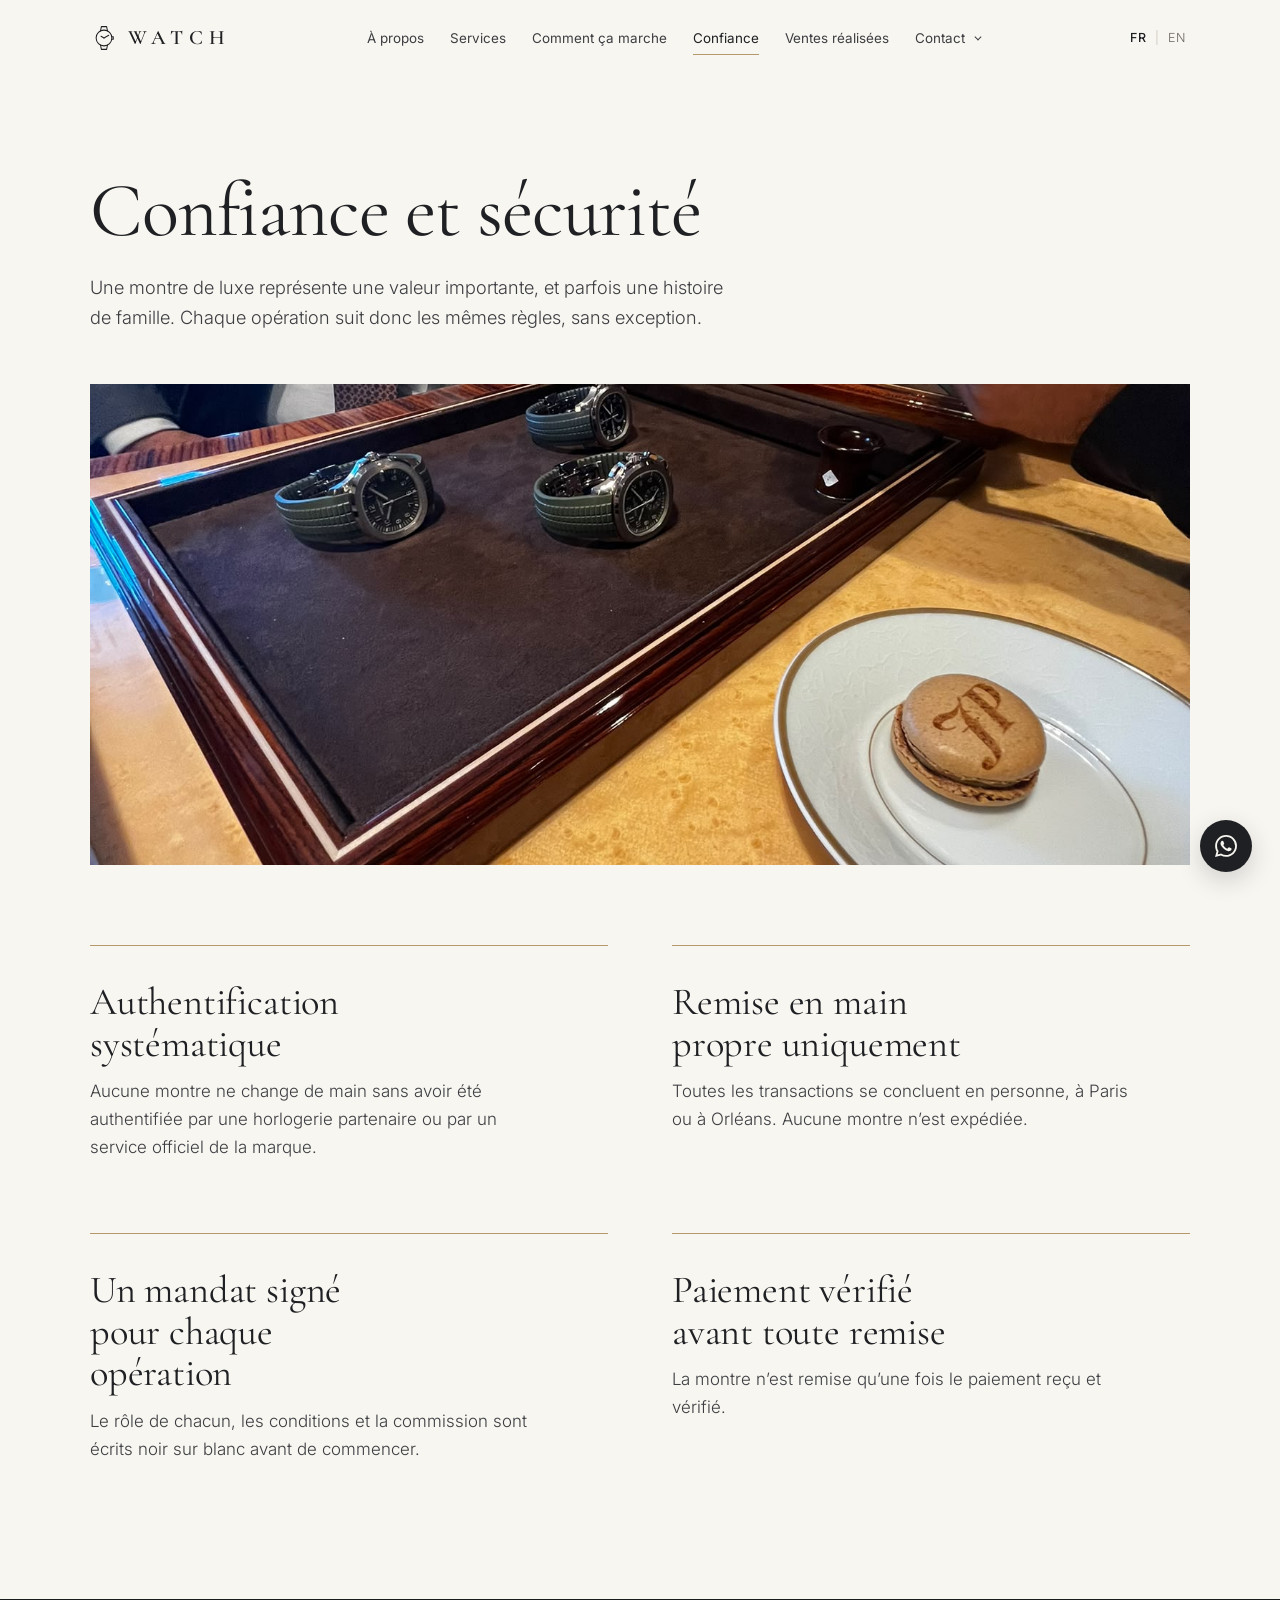
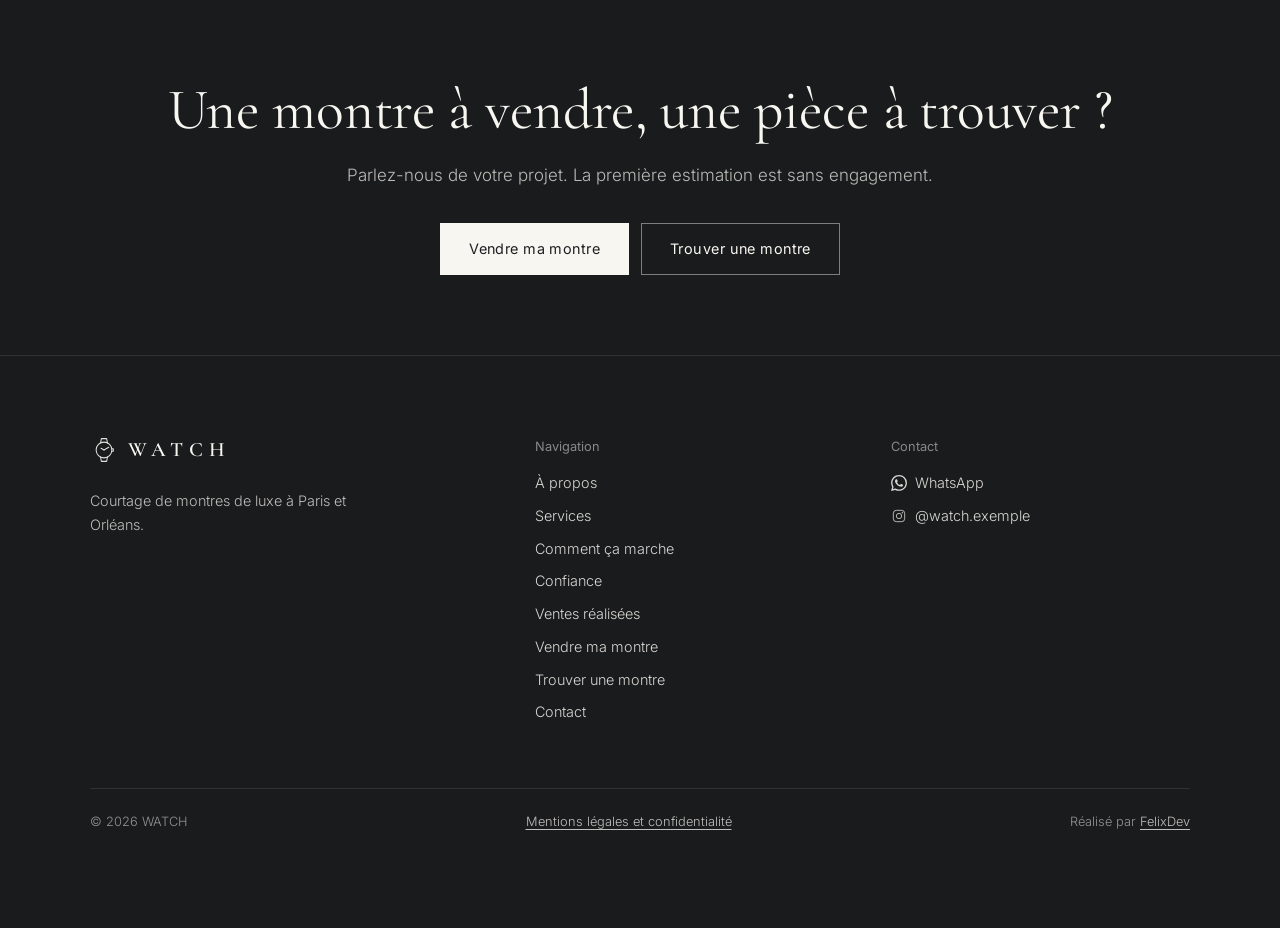
<file: confiance.html>
<!doctype html>
<html lang="fr" class="no-js">
  <head>
    <meta charset="utf-8" />
    <meta
      name="viewport"
      content="width=device-width, initial-scale=1, viewport-fit=cover"
    />
    <title>Confiance et sécurité | WATCH</title>
    <meta
      name="description"
      content="Courtage de montres de luxe à Paris et Orléans : vente, recherche, dépôt-vente et rachat. Authentification systématique et remise en main propre."
    />
    <meta name="theme-color" content="#F8F6F1" />
    <link rel="icon" href="assets/logo.svg" type="image/svg+xml" />
    <link rel="preconnect" href="https://fonts.googleapis.com" />
    <link rel="preconnect" href="https://fonts.gstatic.com" crossorigin />
    <link
      href="https://fonts.googleapis.com/css2?family=Cormorant+Garamond:ital,wght@0,400;0,500;0,600;1,400;1,500&family=Inter:wght@300;400;500&display=swap"
      rel="stylesheet"
    />
    <link rel="stylesheet" href="assets/style.css?v=4" />
    <script>
      document.documentElement.className =
        document.documentElement.className.replace("no-js", "js");
    </script>
    <script src="assets/site.js?v=4" defer></script>
  </head>

  <body data-page="confiance">
    <!-- Icônes -->
    <svg
      width="0"
      height="0"
      style="position: absolute"
      aria-hidden="true"
      focusable="false"
    >
      <symbol id="icon-dial" viewBox="0 0 64 64">
        <g
          fill="none"
          stroke="currentColor"
          stroke-width="1"
          stroke-linecap="round"
        >
          <circle cx="32" cy="32" r="30" />
          <circle cx="32" cy="32" r="26.5" stroke-width=".6" />
          <path d="M32 8 V12 M56 32 H52 M32 56 V52 M8 32 H12" />
          <path d="M32 32 V16 M32 32 L42 38" />
        </g>
      </symbol>
      <symbol id="icon-camera" viewBox="0 0 24 24">
        <g
          fill="none"
          stroke="currentColor"
          stroke-width="1.2"
          stroke-linejoin="round"
        >
          <path
            d="M3 8.5 A1.5 1.5 0 0 1 4.5 7 H7.5 L9 5 H15 L16.5 7 H19.5 A1.5 1.5 0 0 1 21 8.5 V18 A1.5 1.5 0 0 1 19.5 19.5 H4.5 A1.5 1.5 0 0 1 3 18 Z"
          />
          <circle cx="12" cy="13" r="3.6" />
        </g>
      </symbol>
      <symbol id="icon-phone" viewBox="0 0 24 24">
        <path
          fill="none"
          stroke="currentColor"
          stroke-width="1.2"
          stroke-linejoin="round"
          d="M6.6 3.5 H9.2 L10.6 7.6 L8.7 9 A11 11 0 0 0 15 15.3 L16.4 13.4 L20.5 14.8 V17.4 A2 2 0 0 1 18.5 19.4 A15 15 0 0 1 4.6 5.5 A2 2 0 0 1 6.6 3.5 Z"
        />
      </symbol>
      <symbol id="icon-mail" viewBox="0 0 24 24">
        <g
          fill="none"
          stroke="currentColor"
          stroke-width="1.2"
          stroke-linejoin="round"
        >
          <rect x="3" y="5.5" width="18" height="13" />
          <path d="M3.5 6 L12 12.5 L20.5 6" />
        </g>
      </symbol>
      <symbol id="icon-instagram" viewBox="0 0 24 24">
        <g fill="none" stroke="currentColor" stroke-width="1.2">
          <rect x="3.5" y="3.5" width="17" height="17" rx="4.5" />
          <circle cx="12" cy="12" r="4" />
        </g>
        <circle cx="16.9" cy="7.1" r="1" fill="currentColor" />
      </symbol>
      <symbol id="icon-whatsapp" viewBox="0 0 24 24">
        <path
          fill="currentColor"
          d="M17.472 14.382c-.297-.149-1.758-.867-2.03-.967-.273-.099-.471-.148-.67.15-.197.297-.767.966-.94 1.164-.173.199-.347.223-.644.075-.297-.15-1.255-.463-2.39-1.475-.883-.788-1.48-1.761-1.653-2.059-.173-.297-.018-.458.13-.606.134-.133.298-.347.446-.52.149-.174.198-.298.298-.497.099-.198.05-.371-.025-.52-.075-.149-.669-1.612-.916-2.207-.242-.579-.487-.5-.669-.51-.173-.008-.371-.01-.57-.01-.198 0-.52.074-.792.372-.272.297-1.04 1.016-1.04 2.479 0 1.462 1.065 2.875 1.213 3.074.149.198 2.096 3.2 5.077 4.487.709.306 1.262.489 1.694.625.712.227 1.36.195 1.871.118.571-.085 1.758-.719 2.006-1.413.248-.694.248-1.289.173-1.413-.074-.124-.272-.198-.57-.347m-5.421 7.403h-.004a9.87 9.87 0 0 1-5.031-1.378l-.361-.214-3.741.982.998-3.648-.235-.374a9.86 9.86 0 0 1-1.51-5.26c.001-5.45 4.436-9.884 9.888-9.884 2.64 0 5.122 1.03 6.988 2.898a9.825 9.825 0 0 1 2.893 6.994c-.003 5.45-4.437 9.884-9.885 9.884m8.413-18.297A11.815 11.815 0 0 0 12.05 0C5.495 0 .16 5.335.157 11.892c0 2.096.547 4.142 1.588 5.945L.057 24l6.305-1.654a11.882 11.882 0 0 0 5.683 1.448h.005c6.554 0 11.89-5.335 11.893-11.893a11.821 11.821 0 0 0-3.48-8.413z"
        />
      </symbol>
    </svg>

    <a class="skip-link" href="#main" data-i18n="a11y.skip">Aller au contenu</a>

    <!-- =====================================================================
     EN-TÊTE
     ===================================================================== -->
    <header class="site-header" id="top">
      <div class="container header-inner">
        <a class="brand" href="index.html">
          <img
            class="brand-mark"
            src="assets/logo.svg"
            alt=""
            width="28"
            height="28"
          />
          <span class="brand-name" data-brand>WATCH</span>
        </a>

        <nav
          class="nav-desktop"
          aria-label="Navigation principale"
          data-i18n-attr="aria-label:a11y.mainNav"
        >
          <ul>
            <li>
              <a class="nav-link" href="a-propos.html" data-i18n="nav.about"
                >À propos</a
              >
            </li>
            <li>
              <a class="nav-link" href="services.html" data-i18n="nav.services"
                >Services</a
              >
            </li>
            <li>
              <a
                class="nav-link"
                href="comment-ca-marche.html"
                data-i18n="nav.how"
                >Comment ça marche</a
              >
            </li>
            <li>
              <a
                class="nav-link"
                href="confiance.html"
                aria-current="page"
                data-i18n="nav.trust"
                >Confiance</a
              >
            </li>
            <li>
              <a class="nav-link" href="ventes.html" data-i18n="nav.sales"
                >Ventes réalisées</a
              >
            </li>
            <li class="nav-drop">
              <a class="nav-link" href="contact.html" data-i18n="nav.contact"
                >Contact</a
              >
              <button
                class="nav-drop-toggle"
                type="button"
                aria-expanded="false"
                aria-controls="nav-drop-contact"
                aria-label="Afficher les options vendre et trouver"
                data-i18n-attr="aria-label:a11y.dropToggle"
              ></button>
              <div class="nav-drop-panel" id="nav-drop-contact">
                <a class="nav-drop-item" href="vendre.html">
                  <span class="nav-drop-title" data-i18n="cta.sell"
                    >Vendre ma montre</span
                  >
                  <span class="nav-drop-desc" data-i18n="nav.sellDesc"
                    >Première estimation et formule adaptée</span
                  >
                </a>
                <a class="nav-drop-item" href="trouver.html">
                  <span class="nav-drop-title" data-i18n="cta.find"
                    >Trouver une montre</span
                  >
                  <span class="nav-drop-desc" data-i18n="nav.findDesc"
                    >Recherche dans notre réseau</span
                  >
                </a>
                <a
                  class="nav-drop-foot"
                  data-wa
                  href="https://wa.me/33600000000"
                  target="_blank"
                  rel="noopener"
                  data-i18n="nav.contactAll"
                  >Nous écrire sur WhatsApp →</a
                >
              </div>
            </li>
          </ul>
        </nav>

        <div class="header-tools">
          <div
            class="lang"
            role="group"
            aria-label="Langue"
            data-i18n-attr="aria-label:a11y.lang"
          >
            <button
              type="button"
              data-set-lang="fr"
              lang="fr"
              aria-label="Français"
              aria-pressed="true"
            >
              FR
            </button>
            <span class="sep" aria-hidden="true">|</span>
            <button
              type="button"
              data-set-lang="en"
              lang="en"
              aria-label="English"
              aria-pressed="false"
            >
              EN
            </button>
          </div>
          <button
            class="menu-toggle"
            type="button"
            aria-expanded="false"
            aria-controls="mobile-menu"
            aria-label="Ouvrir le menu"
            data-i18n-attr="aria-label:a11y.menuOpen"
          >
            <span></span><span></span>
          </button>
        </div>
      </div>
    </header>

    <!-- Menu mobile (plein écran) -->
    <div class="mobile-menu" id="mobile-menu" aria-hidden="true">
      <div class="mobile-menu-top">
        <a class="brand" href="index.html">
          <img
            class="brand-mark"
            src="assets/logo.svg"
            alt=""
            width="28"
            height="28"
          />
          <span class="brand-name" data-brand>WATCH</span>
        </a>
        <button
          class="menu-close"
          type="button"
          aria-label="Fermer le menu"
          data-i18n-attr="aria-label:a11y.menuClose"
        ></button>
      </div>
      <nav
        aria-label="Navigation principale"
        data-i18n-attr="aria-label:a11y.mainNav"
      >
        <ul>
          <li>
            <a class="nav-link-m" href="index.html" data-i18n="nav.home"
              >Accueil</a
            >
          </li>
          <li>
            <a class="nav-link-m" href="a-propos.html" data-i18n="nav.about"
              >À propos</a
            >
          </li>
          <li>
            <a class="nav-link-m" href="services.html" data-i18n="nav.services"
              >Services</a
            >
          </li>
          <li>
            <a
              class="nav-link-m"
              href="comment-ca-marche.html"
              data-i18n="nav.how"
              >Comment ça marche</a
            >
          </li>
          <li>
            <a
              class="nav-link-m"
              href="confiance.html"
              aria-current="page"
              data-i18n="nav.trust"
              >Confiance</a
            >
          </li>
          <li>
            <a class="nav-link-m" href="ventes.html" data-i18n="nav.sales"
              >Ventes réalisées</a
            >
          </li>
          <li>
            <a class="nav-link-m" href="contact.html" data-i18n="nav.contact"
              >Contact</a
            >
          </li>
        </ul>
      </nav>
      <div class="mobile-menu-foot">
        <a class="btn btn-primary" href="vendre.html" data-i18n="cta.sell"
          >Vendre ma montre</a
        >
        <a class="btn btn-ghost" href="trouver.html" data-i18n="cta.find"
          >Trouver une montre</a
        >
        <div
          class="lang"
          role="group"
          aria-label="Langue"
          data-i18n-attr="aria-label:a11y.lang"
        >
          <button
            type="button"
            data-set-lang="fr"
            lang="fr"
            aria-label="Français"
            aria-pressed="true"
          >
            FR
          </button>
          <span class="sep" aria-hidden="true">|</span>
          <button
            type="button"
            data-set-lang="en"
            lang="en"
            aria-label="English"
            aria-pressed="false"
          >
            EN
          </button>
        </div>
      </div>
    </div>

    <main id="main" tabindex="-1">
      <!-- =====================================================================
     5. CONFIANCE ET SÉCURITÉ
     ===================================================================== -->
      <header class="page-head">
        <div class="container">
          <h1 data-i18n="trust.title">Confiance et sécurité</h1>
          <p class="lead" data-i18n="trust.lead">
            Une montre de luxe représente une valeur importante, et parfois une
            histoire de famille. Chaque opération suit donc les mêmes règles,
            sans exception.
          </p>
          <!-- PHOTO DE MONTRE : assets/img/montre-confiance.jpg (paysage, environ 2200 × 960 px) -->
          <figure class="photo photo-wide">
            <img src="assets/img/photoConfiance.jpeg" alt="" decoding="async" />
          </figure>
        </div>
      </header>

      <div class="block">
        <div class="container">
          <ul class="pledges">
            <li class="pledge reveal">
              <h2 data-i18n="trust.auth.t">Authentification systématique</h2>
              <p data-i18n="trust.auth.d">
                Aucune montre ne change de main sans avoir été authentifiée par
                une horlogerie partenaire ou par un service officiel de la
                marque.
              </p>
            </li>
            <li class="pledge reveal">
              <h2 data-i18n="trust.hand.t">Remise en main propre uniquement</h2>
              <p data-i18n="trust.hand.d">
                Toutes les transactions se concluent en personne, à Paris ou à
                Orléans. Aucune montre n’est expédiée.
              </p>
            </li>
            <li class="pledge reveal">
              <h2 data-i18n="trust.mandate.t">
                Un mandat signé pour chaque opération
              </h2>
              <p data-i18n="trust.mandate.d">
                Le rôle de chacun, les conditions et la commission sont écrits
                noir sur blanc avant de commencer.
              </p>
            </li>
            <li class="pledge reveal">
              <h2 data-i18n="trust.pay.t">
                Paiement vérifié avant toute remise
              </h2>
              <p data-i18n="trust.pay.d">
                La montre n’est remise qu’une fois le paiement reçu et vérifié.
              </p>
            </li>
          </ul>
        </div>
      </div>
    </main>

    <!-- =====================================================================
     BANDEAU FINAL
     ===================================================================== -->
    <section class="cta-band" id="cta-band" aria-labelledby="cta-band-title">
      <div class="container">
        <h2 id="cta-band-title" data-i18n="band.title">
          Une montre à vendre, une pièce à trouver&nbsp;?
        </h2>
        <p data-i18n="band.text">
          Parlez-nous de votre projet. La première estimation est sans
          engagement.
        </p>
        <div class="cta-band-actions">
          <a class="btn btn-light" href="vendre.html" data-i18n="cta.sell"
            >Vendre ma montre</a
          >
          <a
            class="btn btn-outline-light"
            href="trouver.html"
            data-i18n="cta.find"
            >Trouver une montre</a
          >
        </div>
      </div>
    </section>

    <!-- =====================================================================
     PIED DE PAGE
     ===================================================================== -->
    <footer class="site-footer">
      <div class="container">
        <div class="footer-main">
          <div>
            <a class="brand" href="index.html">
              <img
                class="brand-mark"
                src="assets/logo.svg"
                alt=""
                width="28"
                height="28"
              />
              <span class="brand-name" data-brand>WATCH</span>
            </a>
            <p class="footer-tagline" data-i18n="footer.tagline">
              Courtage de montres de luxe à Paris et Orléans.
            </p>
          </div>
          <nav aria-labelledby="footer-nav-title">
            <p
              class="footer-title"
              id="footer-nav-title"
              data-i18n="footer.navTitle"
            >
              Navigation
            </p>
            <ul class="footer-links">
              <li>
                <a href="a-propos.html" data-i18n="nav.about">À propos</a>
              </li>
              <li>
                <a href="services.html" data-i18n="nav.services">Services</a>
              </li>
              <li>
                <a href="comment-ca-marche.html" data-i18n="nav.how"
                  >Comment ça marche</a
                >
              </li>
              <li>
                <a href="confiance.html" data-i18n="nav.trust">Confiance</a>
              </li>
              <li>
                <a href="ventes.html" data-i18n="nav.sales">Ventes réalisées</a>
              </li>
              <li>
                <a href="vendre.html" data-i18n="cta.sell">Vendre ma montre</a>
              </li>
              <li>
                <a href="trouver.html" data-i18n="cta.find"
                  >Trouver une montre</a
                >
              </li>
              <li>
                <a href="contact.html" data-i18n="nav.contact">Contact</a>
              </li>
            </ul>
          </nav>
          <div>
            <p class="footer-title" data-i18n="footer.contactTitle">Contact</p>
            <ul class="footer-links">
              <li>
                <a
                  data-wa
                  href="https://wa.me/33600000000"
                  target="_blank"
                  rel="noopener"
                  ><svg class="icon" aria-hidden="true">
                    <use href="#icon-whatsapp" /></svg
                  >WhatsApp</a
                >
              </li>
              <li>
                <a
                  data-insta
                  href="https://www.instagram.com/watch.exemple/"
                  target="_blank"
                  rel="noopener"
                  ><svg class="icon" aria-hidden="true">
                    <use href="#icon-instagram" /></svg
                  ><span data-config="instagramHandle">@watch.exemple</span></a
                >
              </li>
            </ul>
          </div>
        </div>
        <div class="footer-bottom">
          <span
            >© <span data-year>2026</span> <span data-brand>WATCH</span></span
          >
          <a href="mentions-legales.html" data-i18n="footer.legal"
            >Mentions légales et confidentialité</a
          >
          <span data-i18n="footer.credit"
            >Réalisé par
            <a href="https://felix-pm.fr" target="_blank" rel="noopener"
              >FelixDev</a
            ></span
          >
        </div>
      </div>
    </footer>

    <!-- Bouton WhatsApp flottant -->
    <a
      class="wa-float"
      data-wa
      href="https://wa.me/33600000000"
      target="_blank"
      rel="noopener"
      aria-label="Nous écrire sur WhatsApp"
      data-i18n-attr="aria-label:a11y.wa"
    >
      <svg class="icon" aria-hidden="true"><use href="#icon-whatsapp" /></svg>
    </a>
  </body>
</html>
</file>
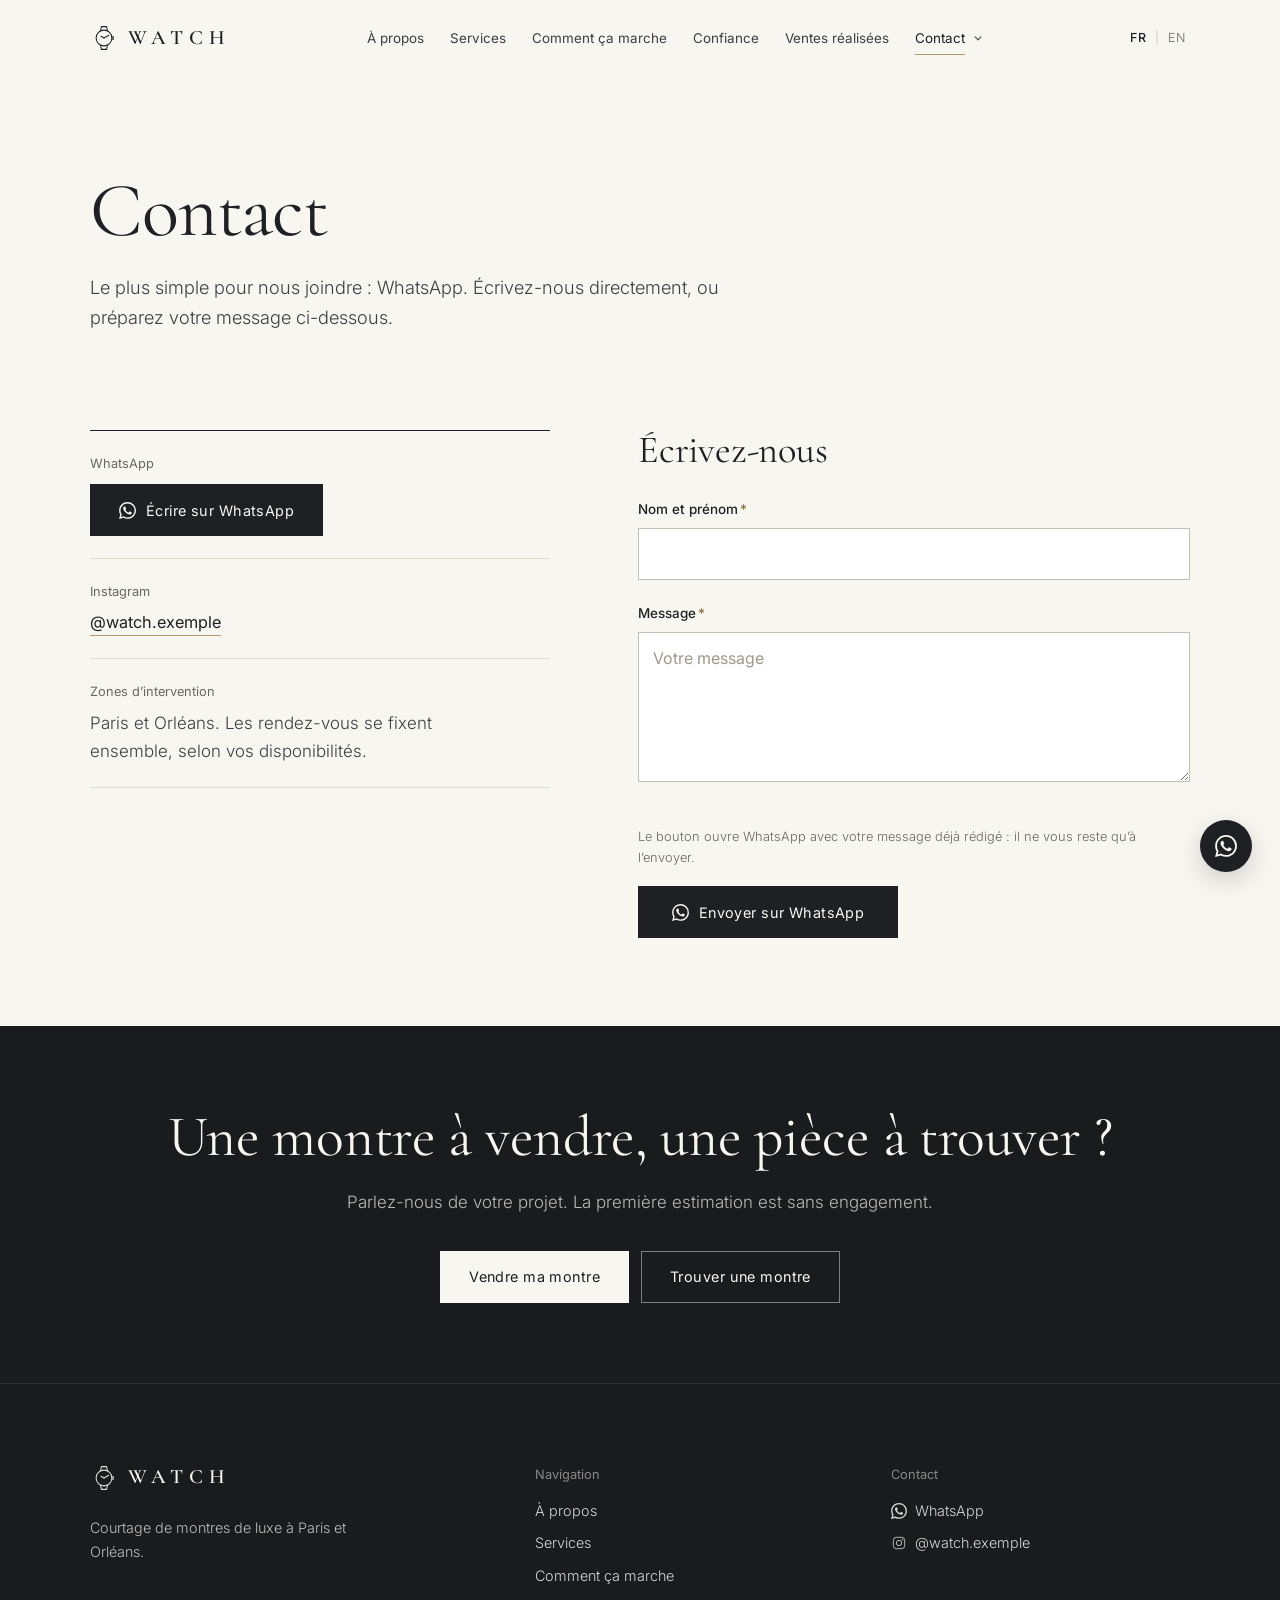
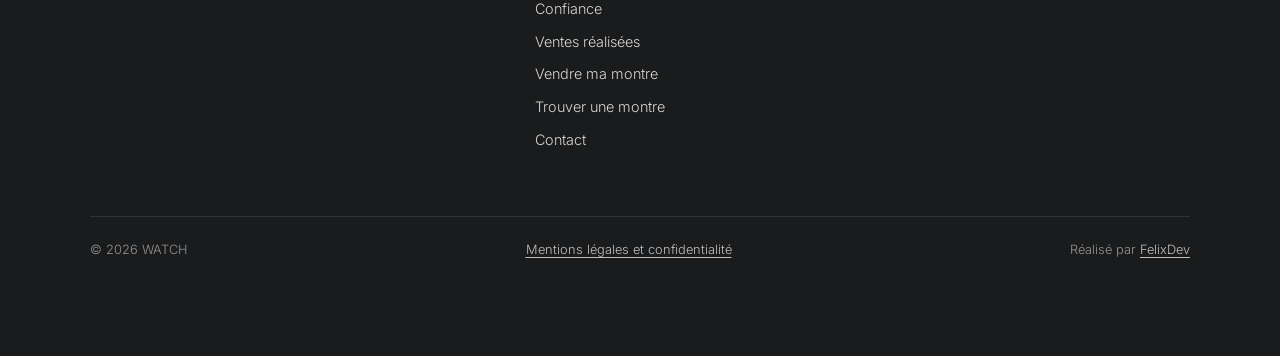
<file: contact.html>
<!DOCTYPE html>
<html lang="fr" class="no-js">
<head>
<meta charset="utf-8">
<meta name="viewport" content="width=device-width, initial-scale=1, viewport-fit=cover">
<title>Contact | WATCH</title>
<meta name="description" content="Courtage de montres de luxe à Paris et Orléans : vente, recherche, dépôt-vente et rachat. Authentification systématique et remise en main propre.">
<meta name="theme-color" content="#F8F6F1">
<link rel="icon" href="assets/logo.svg" type="image/svg+xml">
<link rel="preconnect" href="https://fonts.googleapis.com">
<link rel="preconnect" href="https://fonts.gstatic.com" crossorigin>
<link href="https://fonts.googleapis.com/css2?family=Cormorant+Garamond:ital,wght@0,400;0,500;0,600;1,400;1,500&family=Inter:wght@300;400;500&display=swap" rel="stylesheet">
<link rel="stylesheet" href="assets/style.css?v=4">
<script>document.documentElement.className = document.documentElement.className.replace('no-js', 'js');</script>
<script src="assets/site.js?v=4" defer></script>
</head>

<body data-page="contact">

<!-- Icônes -->
<svg width="0" height="0" style="position:absolute" aria-hidden="true" focusable="false">
  <symbol id="icon-dial" viewBox="0 0 64 64">
    <g fill="none" stroke="currentColor" stroke-width="1" stroke-linecap="round">
      <circle cx="32" cy="32" r="30"/>
      <circle cx="32" cy="32" r="26.5" stroke-width=".6"/>
      <path d="M32 8 V12 M56 32 H52 M32 56 V52 M8 32 H12"/>
      <path d="M32 32 V16 M32 32 L42 38"/>
    </g>
  </symbol>
  <symbol id="icon-camera" viewBox="0 0 24 24">
    <g fill="none" stroke="currentColor" stroke-width="1.2" stroke-linejoin="round">
      <path d="M3 8.5 A1.5 1.5 0 0 1 4.5 7 H7.5 L9 5 H15 L16.5 7 H19.5 A1.5 1.5 0 0 1 21 8.5 V18 A1.5 1.5 0 0 1 19.5 19.5 H4.5 A1.5 1.5 0 0 1 3 18 Z"/>
      <circle cx="12" cy="13" r="3.6"/>
    </g>
  </symbol>
  <symbol id="icon-phone" viewBox="0 0 24 24">
    <path fill="none" stroke="currentColor" stroke-width="1.2" stroke-linejoin="round" d="M6.6 3.5 H9.2 L10.6 7.6 L8.7 9 A11 11 0 0 0 15 15.3 L16.4 13.4 L20.5 14.8 V17.4 A2 2 0 0 1 18.5 19.4 A15 15 0 0 1 4.6 5.5 A2 2 0 0 1 6.6 3.5 Z"/>
  </symbol>
  <symbol id="icon-mail" viewBox="0 0 24 24">
    <g fill="none" stroke="currentColor" stroke-width="1.2" stroke-linejoin="round">
      <rect x="3" y="5.5" width="18" height="13"/>
      <path d="M3.5 6 L12 12.5 L20.5 6"/>
    </g>
  </symbol>
  <symbol id="icon-instagram" viewBox="0 0 24 24">
    <g fill="none" stroke="currentColor" stroke-width="1.2">
      <rect x="3.5" y="3.5" width="17" height="17" rx="4.5"/>
      <circle cx="12" cy="12" r="4"/>
    </g>
    <circle cx="16.9" cy="7.1" r="1" fill="currentColor"/>
  </symbol>
  <symbol id="icon-whatsapp" viewBox="0 0 24 24">
    <path fill="currentColor" d="M17.472 14.382c-.297-.149-1.758-.867-2.03-.967-.273-.099-.471-.148-.67.15-.197.297-.767.966-.94 1.164-.173.199-.347.223-.644.075-.297-.15-1.255-.463-2.39-1.475-.883-.788-1.48-1.761-1.653-2.059-.173-.297-.018-.458.13-.606.134-.133.298-.347.446-.52.149-.174.198-.298.298-.497.099-.198.05-.371-.025-.52-.075-.149-.669-1.612-.916-2.207-.242-.579-.487-.5-.669-.51-.173-.008-.371-.01-.57-.01-.198 0-.52.074-.792.372-.272.297-1.04 1.016-1.04 2.479 0 1.462 1.065 2.875 1.213 3.074.149.198 2.096 3.2 5.077 4.487.709.306 1.262.489 1.694.625.712.227 1.36.195 1.871.118.571-.085 1.758-.719 2.006-1.413.248-.694.248-1.289.173-1.413-.074-.124-.272-.198-.57-.347m-5.421 7.403h-.004a9.87 9.87 0 0 1-5.031-1.378l-.361-.214-3.741.982.998-3.648-.235-.374a9.86 9.86 0 0 1-1.51-5.26c.001-5.45 4.436-9.884 9.888-9.884 2.64 0 5.122 1.03 6.988 2.898a9.825 9.825 0 0 1 2.893 6.994c-.003 5.45-4.437 9.884-9.885 9.884m8.413-18.297A11.815 11.815 0 0 0 12.05 0C5.495 0 .16 5.335.157 11.892c0 2.096.547 4.142 1.588 5.945L.057 24l6.305-1.654a11.882 11.882 0 0 0 5.683 1.448h.005c6.554 0 11.89-5.335 11.893-11.893a11.821 11.821 0 0 0-3.48-8.413z"/>
  </symbol>
</svg>

<a class="skip-link" href="#main" data-i18n="a11y.skip">Aller au contenu</a>

<!-- =====================================================================
     EN-TÊTE
     ===================================================================== -->
<header class="site-header" id="top">
  <div class="container header-inner">
    <a class="brand" href="index.html">
      <img class="brand-mark" src="assets/logo.svg" alt="" width="28" height="28">
      <span class="brand-name" data-brand>WATCH</span>
    </a>

    <nav class="nav-desktop" aria-label="Navigation principale" data-i18n-attr="aria-label:a11y.mainNav">
      <ul>
        <li><a class="nav-link" href="a-propos.html" data-i18n="nav.about">À propos</a></li>
        <li><a class="nav-link" href="services.html" data-i18n="nav.services">Services</a></li>
        <li><a class="nav-link" href="comment-ca-marche.html" data-i18n="nav.how">Comment ça marche</a></li>
        <li><a class="nav-link" href="confiance.html" data-i18n="nav.trust">Confiance</a></li>
        <li><a class="nav-link" href="ventes.html" data-i18n="nav.sales">Ventes réalisées</a></li>
        <li class="nav-drop">
          <a class="nav-link" href="contact.html" aria-current="page" data-i18n="nav.contact">Contact</a>
          <button class="nav-drop-toggle" type="button" aria-expanded="false" aria-controls="nav-drop-contact" aria-label="Afficher les options vendre et trouver" data-i18n-attr="aria-label:a11y.dropToggle"></button>
          <div class="nav-drop-panel" id="nav-drop-contact">
            <a class="nav-drop-item" href="vendre.html">
              <span class="nav-drop-title" data-i18n="cta.sell">Vendre ma montre</span>
              <span class="nav-drop-desc" data-i18n="nav.sellDesc">Première estimation et formule adaptée</span>
            </a>
            <a class="nav-drop-item" href="trouver.html">
              <span class="nav-drop-title" data-i18n="cta.find">Trouver une montre</span>
              <span class="nav-drop-desc" data-i18n="nav.findDesc">Recherche dans notre réseau</span>
            </a>
            <a class="nav-drop-foot" data-wa href="https://wa.me/33600000000" target="_blank" rel="noopener" data-i18n="nav.contactAll">Nous écrire sur WhatsApp →</a>
          </div>
        </li>
      </ul>
    </nav>

    <div class="header-tools">
      <div class="lang" role="group" aria-label="Langue" data-i18n-attr="aria-label:a11y.lang">
        <button type="button" data-set-lang="fr" lang="fr" aria-label="Français" aria-pressed="true">FR</button>
        <span class="sep" aria-hidden="true">|</span>
        <button type="button" data-set-lang="en" lang="en" aria-label="English" aria-pressed="false">EN</button>
      </div>
      <button class="menu-toggle" type="button" aria-expanded="false" aria-controls="mobile-menu" aria-label="Ouvrir le menu" data-i18n-attr="aria-label:a11y.menuOpen">
        <span></span><span></span>
      </button>
    </div>
  </div>
</header>

<!-- Menu mobile (plein écran) -->
<div class="mobile-menu" id="mobile-menu" aria-hidden="true">
  <div class="mobile-menu-top">
    <a class="brand" href="index.html">
      <img class="brand-mark" src="assets/logo.svg" alt="" width="28" height="28">
      <span class="brand-name" data-brand>WATCH</span>
    </a>
    <button class="menu-close" type="button" aria-label="Fermer le menu" data-i18n-attr="aria-label:a11y.menuClose"></button>
  </div>
  <nav aria-label="Navigation principale" data-i18n-attr="aria-label:a11y.mainNav">
    <ul>
      <li><a class="nav-link-m" href="index.html" data-i18n="nav.home">Accueil</a></li>
      <li><a class="nav-link-m" href="a-propos.html" data-i18n="nav.about">À propos</a></li>
      <li><a class="nav-link-m" href="services.html" data-i18n="nav.services">Services</a></li>
      <li><a class="nav-link-m" href="comment-ca-marche.html" data-i18n="nav.how">Comment ça marche</a></li>
      <li><a class="nav-link-m" href="confiance.html" data-i18n="nav.trust">Confiance</a></li>
      <li><a class="nav-link-m" href="ventes.html" data-i18n="nav.sales">Ventes réalisées</a></li>
      <li><a class="nav-link-m" href="contact.html" aria-current="page" data-i18n="nav.contact">Contact</a></li>
    </ul>
  </nav>
  <div class="mobile-menu-foot">
    <a class="btn btn-primary" href="vendre.html" data-i18n="cta.sell">Vendre ma montre</a>
    <a class="btn btn-ghost" href="trouver.html" data-i18n="cta.find">Trouver une montre</a>
    <div class="lang" role="group" aria-label="Langue" data-i18n-attr="aria-label:a11y.lang">
      <button type="button" data-set-lang="fr" lang="fr" aria-label="Français" aria-pressed="true">FR</button>
      <span class="sep" aria-hidden="true">|</span>
      <button type="button" data-set-lang="en" lang="en" aria-label="English" aria-pressed="false">EN</button>
    </div>
  </div>
</div>

<main id="main" tabindex="-1">

<!-- =====================================================================
     9. CONTACT
     ===================================================================== -->
  <header class="page-head">
    <div class="container">
      <h1 data-i18n="contact.title">Contact</h1>
      <p class="lead" data-i18n="contact.lead">Le plus simple pour nous joindre&nbsp;: WhatsApp. Écrivez-nous directement, ou préparez votre message ci-dessous.</p>
    </div>
  </header>

  <div class="block">
    <div class="container contact-layout">
      <dl class="contact-list reveal">
        <div class="contact-row">
          <dt>WhatsApp</dt>
          <dd><a class="btn btn-primary" data-wa href="https://wa.me/33600000000" target="_blank" rel="noopener"><svg class="icon" aria-hidden="true"><use href="#icon-whatsapp"/></svg><span data-i18n="contact.wa.btn">Écrire sur WhatsApp</span></a></dd>
        </div>
        <div class="contact-row">
          <dt>Instagram</dt>
          <dd><a class="contact-mid" data-insta href="https://www.instagram.com/watch.exemple/" target="_blank" rel="noopener"><span data-config="instagramHandle">@watch.exemple</span></a></dd>
        </div>
        <div class="contact-row">
          <dt data-i18n="contact.zones.label">Zones d’intervention</dt>
          <dd><p class="contact-zones" data-i18n="contact.zones.text">Paris et Orléans. Les rendez-vous se fixent ensemble, selon vos disponibilités.</p></dd>
        </div>
      </dl>

      <div class="contact-form form-shell">
        <form class="form" data-form="contact" novalidate>
          <h2 data-i18n="contact.form.title">Écrivez-nous</h2>
          <div class="fields">
            <div class="field full">
              <label for="contact-name"><span data-i18n="form.name">Nom et prénom</span><span class="req" aria-hidden="true">*</span></label>
              <input id="contact-name" name="nom" type="text" autocomplete="name" required>
            </div>
            <div class="field full">
              <label for="contact-message"><span data-i18n="form.message">Message</span><span class="req" aria-hidden="true">*</span></label>
              <textarea id="contact-message" name="message" required placeholder="Votre message" data-i18n-attr="placeholder:form.message.contact.ph"></textarea>
            </div>
          </div>
          <div class="form-foot" style="margin-top:28px">
            <p class="required-note" data-i18n="form.waHintMsg">Le bouton ouvre WhatsApp avec votre message déjà rédigé&nbsp;: il ne vous reste qu’à l’envoyer.</p>
            <button class="btn btn-primary" type="submit"><svg class="icon" aria-hidden="true"><use href="#icon-whatsapp"/></svg><span data-i18n="form.submit.contact">Envoyer sur WhatsApp</span></button>
          </div>
        </form>

        <div class="form-success" tabindex="-1" hidden>
          <svg class="success-mark" viewBox="0 0 60 60" aria-hidden="true"><circle cx="30" cy="30" r="26"/><path d="M20 31 L27 38 L41 22"/></svg>
          <h2 data-i18n="form.success.contact.t">Votre message est prêt.</h2>
          <p data-i18n="form.success.contact.d">WhatsApp s’est ouvert avec votre message&nbsp;: il ne vous reste qu’à l’envoyer.</p>
          <p class="form-success-retry" data-i18n="form.success.retry">WhatsApp ne s’est pas ouvert&nbsp;? <a data-wa-retry href="#" target="_blank" rel="noopener">Ouvrir WhatsApp</a></p>
          <button class="btn btn-ghost" type="button" data-form-again data-i18n="form.againMsg">Modifier mon message</button>
        </div>
      </div>
    </div>
  </div>

</main>

<!-- =====================================================================
     BANDEAU FINAL
     ===================================================================== -->
<section class="cta-band" id="cta-band" aria-labelledby="cta-band-title">
  <div class="container">
    <h2 id="cta-band-title" data-i18n="band.title">Une montre à vendre, une pièce à trouver&nbsp;?</h2>
    <p data-i18n="band.text">Parlez-nous de votre projet. La première estimation est sans engagement.</p>
    <div class="cta-band-actions">
      <a class="btn btn-light" href="vendre.html" data-i18n="cta.sell">Vendre ma montre</a>
      <a class="btn btn-outline-light" href="trouver.html" data-i18n="cta.find">Trouver une montre</a>
    </div>
  </div>
</section>

<!-- =====================================================================
     PIED DE PAGE
     ===================================================================== -->
<footer class="site-footer">
  <div class="container">
    <div class="footer-main">
      <div>
        <a class="brand" href="index.html">
          <img class="brand-mark" src="assets/logo.svg" alt="" width="28" height="28">
          <span class="brand-name" data-brand>WATCH</span>
        </a>
        <p class="footer-tagline" data-i18n="footer.tagline">Courtage de montres de luxe à Paris et Orléans.</p>
      </div>
      <nav aria-labelledby="footer-nav-title">
        <p class="footer-title" id="footer-nav-title" data-i18n="footer.navTitle">Navigation</p>
        <ul class="footer-links">
          <li><a href="a-propos.html" data-i18n="nav.about">À propos</a></li>
          <li><a href="services.html" data-i18n="nav.services">Services</a></li>
          <li><a href="comment-ca-marche.html" data-i18n="nav.how">Comment ça marche</a></li>
          <li><a href="confiance.html" data-i18n="nav.trust">Confiance</a></li>
          <li><a href="ventes.html" data-i18n="nav.sales">Ventes réalisées</a></li>
          <li><a href="vendre.html" data-i18n="cta.sell">Vendre ma montre</a></li>
          <li><a href="trouver.html" data-i18n="cta.find">Trouver une montre</a></li>
          <li><a href="contact.html" data-i18n="nav.contact">Contact</a></li>
        </ul>
      </nav>
      <div>
        <p class="footer-title" data-i18n="footer.contactTitle">Contact</p>
        <ul class="footer-links">
          <li><a data-wa href="https://wa.me/33600000000" target="_blank" rel="noopener"><svg class="icon" aria-hidden="true"><use href="#icon-whatsapp"/></svg>WhatsApp</a></li>
          <li><a data-insta href="https://www.instagram.com/watch.exemple/" target="_blank" rel="noopener"><svg class="icon" aria-hidden="true"><use href="#icon-instagram"/></svg><span data-config="instagramHandle">@watch.exemple</span></a></li>
        </ul>
      </div>
    </div>
    <div class="footer-bottom">
      <span>© <span data-year>2026</span> <span data-brand>WATCH</span></span>
      <a href="mentions-legales.html" data-i18n="footer.legal">Mentions légales et confidentialité</a>
      <span data-i18n="footer.credit">Réalisé par <a href="https://felix-pm.fr" target="_blank" rel="noopener">FelixDev</a></span>
    </div>
  </div>
</footer>

<!-- Bouton WhatsApp flottant -->
<a class="wa-float" data-wa href="https://wa.me/33600000000" target="_blank" rel="noopener" aria-label="Nous écrire sur WhatsApp" data-i18n-attr="aria-label:a11y.wa">
  <svg class="icon" aria-hidden="true"><use href="#icon-whatsapp"/></svg>
</a>

</body>
</html>
</file>
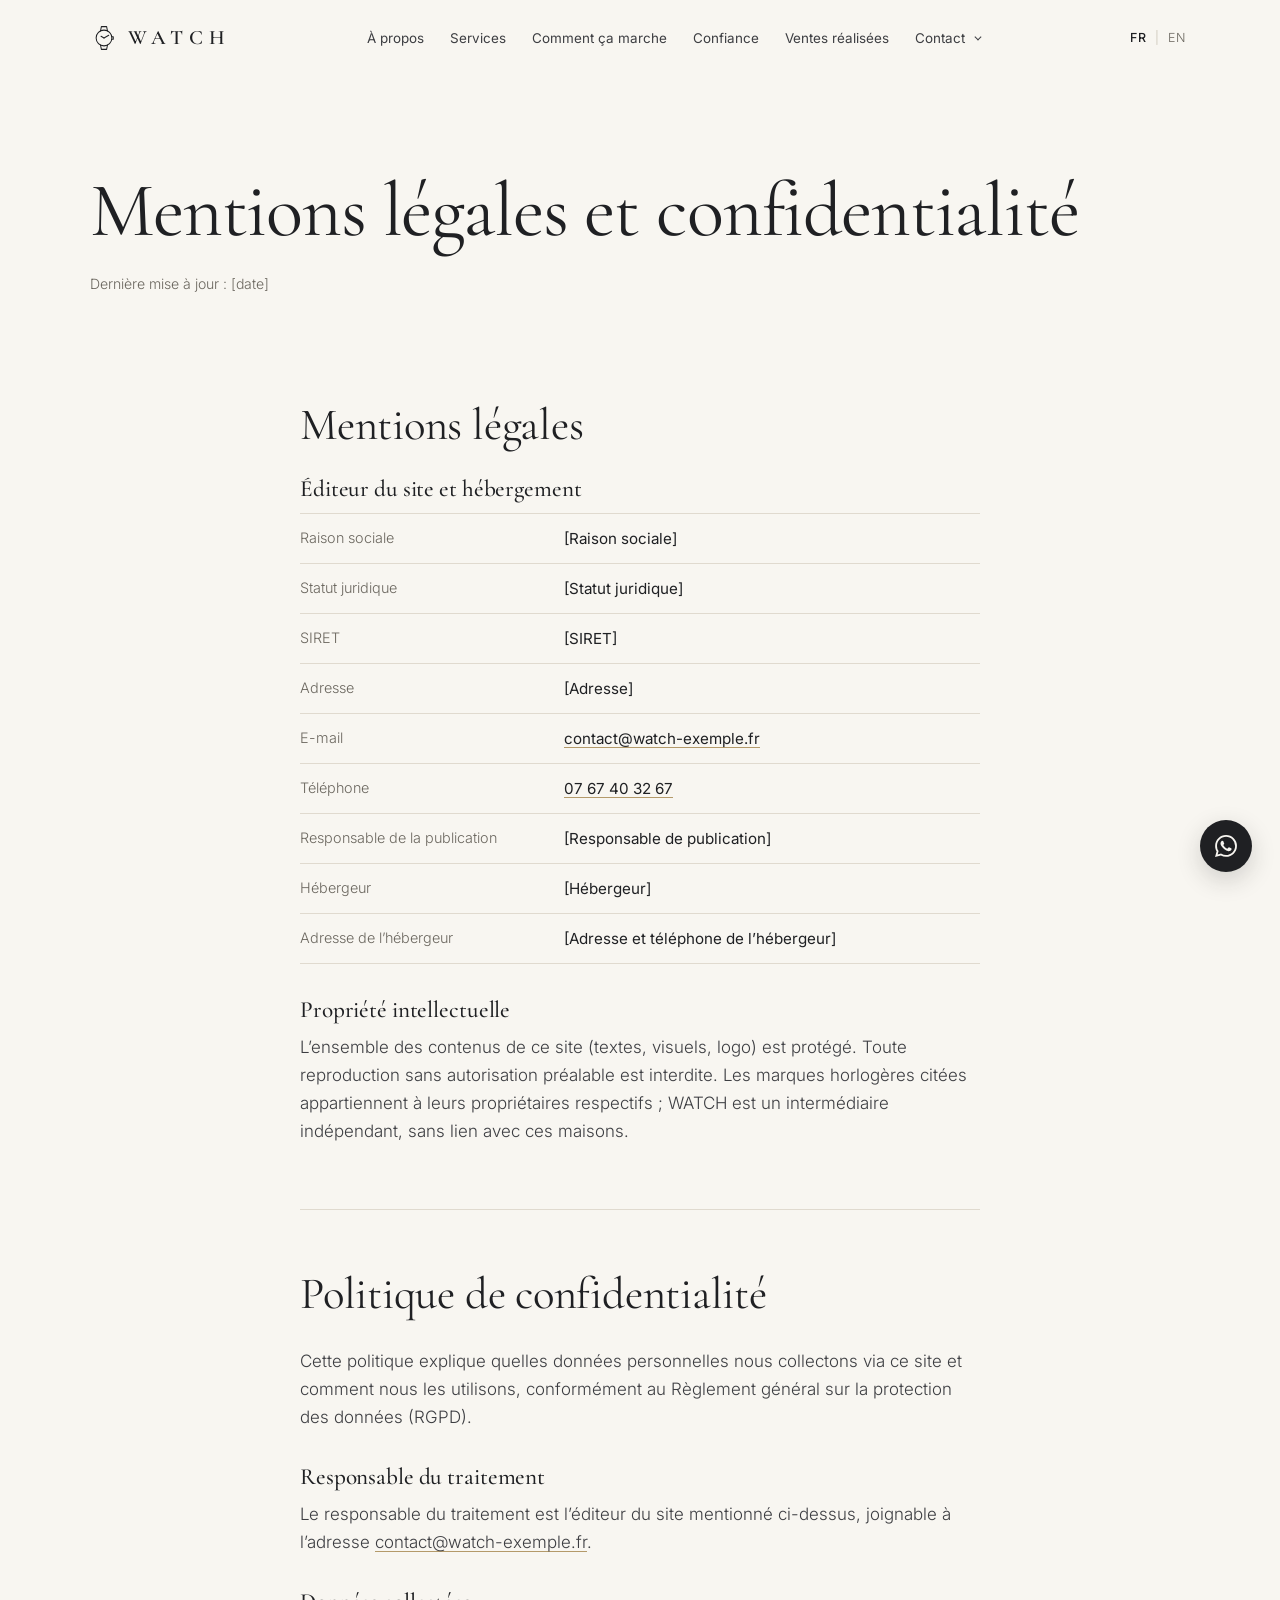
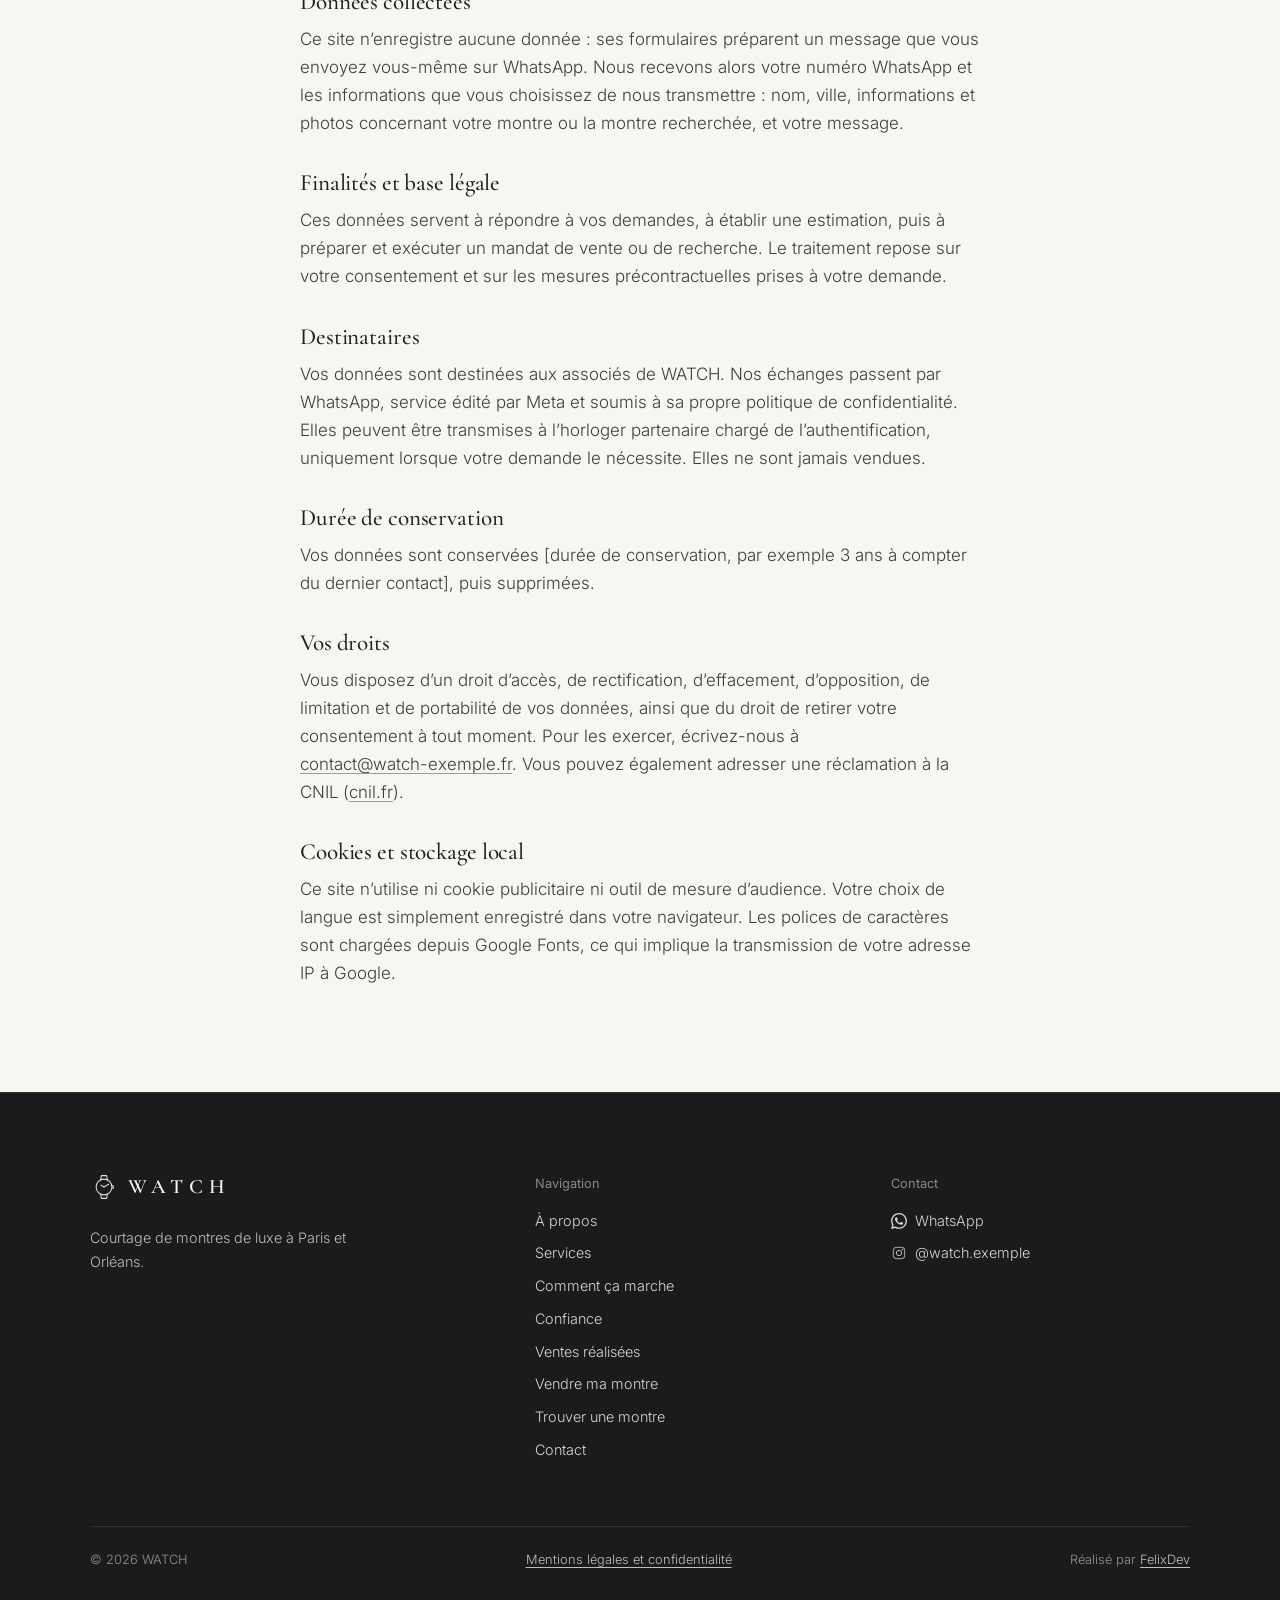
<file: mentions-legales.html>
<!DOCTYPE html>
<html lang="fr" class="no-js">
<head>
<meta charset="utf-8">
<meta name="viewport" content="width=device-width, initial-scale=1, viewport-fit=cover">
<title>Mentions légales et confidentialité | WATCH</title>
<meta name="description" content="Courtage de montres de luxe à Paris et Orléans : vente, recherche, dépôt-vente et rachat. Authentification systématique et remise en main propre.">
<meta name="theme-color" content="#F8F6F1">
<link rel="icon" href="assets/logo.svg" type="image/svg+xml">
<link rel="preconnect" href="https://fonts.googleapis.com">
<link rel="preconnect" href="https://fonts.gstatic.com" crossorigin>
<link href="https://fonts.googleapis.com/css2?family=Cormorant+Garamond:ital,wght@0,400;0,500;0,600;1,400;1,500&family=Inter:wght@300;400;500&display=swap" rel="stylesheet">
<link rel="stylesheet" href="assets/style.css?v=4">
<script>document.documentElement.className = document.documentElement.className.replace('no-js', 'js');</script>
<script src="assets/site.js?v=4" defer></script>
</head>

<body data-page="mentions-legales">

<!-- Icônes -->
<svg width="0" height="0" style="position:absolute" aria-hidden="true" focusable="false">
  <symbol id="icon-dial" viewBox="0 0 64 64">
    <g fill="none" stroke="currentColor" stroke-width="1" stroke-linecap="round">
      <circle cx="32" cy="32" r="30"/>
      <circle cx="32" cy="32" r="26.5" stroke-width=".6"/>
      <path d="M32 8 V12 M56 32 H52 M32 56 V52 M8 32 H12"/>
      <path d="M32 32 V16 M32 32 L42 38"/>
    </g>
  </symbol>
  <symbol id="icon-camera" viewBox="0 0 24 24">
    <g fill="none" stroke="currentColor" stroke-width="1.2" stroke-linejoin="round">
      <path d="M3 8.5 A1.5 1.5 0 0 1 4.5 7 H7.5 L9 5 H15 L16.5 7 H19.5 A1.5 1.5 0 0 1 21 8.5 V18 A1.5 1.5 0 0 1 19.5 19.5 H4.5 A1.5 1.5 0 0 1 3 18 Z"/>
      <circle cx="12" cy="13" r="3.6"/>
    </g>
  </symbol>
  <symbol id="icon-phone" viewBox="0 0 24 24">
    <path fill="none" stroke="currentColor" stroke-width="1.2" stroke-linejoin="round" d="M6.6 3.5 H9.2 L10.6 7.6 L8.7 9 A11 11 0 0 0 15 15.3 L16.4 13.4 L20.5 14.8 V17.4 A2 2 0 0 1 18.5 19.4 A15 15 0 0 1 4.6 5.5 A2 2 0 0 1 6.6 3.5 Z"/>
  </symbol>
  <symbol id="icon-mail" viewBox="0 0 24 24">
    <g fill="none" stroke="currentColor" stroke-width="1.2" stroke-linejoin="round">
      <rect x="3" y="5.5" width="18" height="13"/>
      <path d="M3.5 6 L12 12.5 L20.5 6"/>
    </g>
  </symbol>
  <symbol id="icon-instagram" viewBox="0 0 24 24">
    <g fill="none" stroke="currentColor" stroke-width="1.2">
      <rect x="3.5" y="3.5" width="17" height="17" rx="4.5"/>
      <circle cx="12" cy="12" r="4"/>
    </g>
    <circle cx="16.9" cy="7.1" r="1" fill="currentColor"/>
  </symbol>
  <symbol id="icon-whatsapp" viewBox="0 0 24 24">
    <path fill="currentColor" d="M17.472 14.382c-.297-.149-1.758-.867-2.03-.967-.273-.099-.471-.148-.67.15-.197.297-.767.966-.94 1.164-.173.199-.347.223-.644.075-.297-.15-1.255-.463-2.39-1.475-.883-.788-1.48-1.761-1.653-2.059-.173-.297-.018-.458.13-.606.134-.133.298-.347.446-.52.149-.174.198-.298.298-.497.099-.198.05-.371-.025-.52-.075-.149-.669-1.612-.916-2.207-.242-.579-.487-.5-.669-.51-.173-.008-.371-.01-.57-.01-.198 0-.52.074-.792.372-.272.297-1.04 1.016-1.04 2.479 0 1.462 1.065 2.875 1.213 3.074.149.198 2.096 3.2 5.077 4.487.709.306 1.262.489 1.694.625.712.227 1.36.195 1.871.118.571-.085 1.758-.719 2.006-1.413.248-.694.248-1.289.173-1.413-.074-.124-.272-.198-.57-.347m-5.421 7.403h-.004a9.87 9.87 0 0 1-5.031-1.378l-.361-.214-3.741.982.998-3.648-.235-.374a9.86 9.86 0 0 1-1.51-5.26c.001-5.45 4.436-9.884 9.888-9.884 2.64 0 5.122 1.03 6.988 2.898a9.825 9.825 0 0 1 2.893 6.994c-.003 5.45-4.437 9.884-9.885 9.884m8.413-18.297A11.815 11.815 0 0 0 12.05 0C5.495 0 .16 5.335.157 11.892c0 2.096.547 4.142 1.588 5.945L.057 24l6.305-1.654a11.882 11.882 0 0 0 5.683 1.448h.005c6.554 0 11.89-5.335 11.893-11.893a11.821 11.821 0 0 0-3.48-8.413z"/>
  </symbol>
</svg>

<a class="skip-link" href="#main" data-i18n="a11y.skip">Aller au contenu</a>

<!-- =====================================================================
     EN-TÊTE
     ===================================================================== -->
<header class="site-header" id="top">
  <div class="container header-inner">
    <a class="brand" href="index.html">
      <img class="brand-mark" src="assets/logo.svg" alt="" width="28" height="28">
      <span class="brand-name" data-brand>WATCH</span>
    </a>

    <nav class="nav-desktop" aria-label="Navigation principale" data-i18n-attr="aria-label:a11y.mainNav">
      <ul>
        <li><a class="nav-link" href="a-propos.html" data-i18n="nav.about">À propos</a></li>
        <li><a class="nav-link" href="services.html" data-i18n="nav.services">Services</a></li>
        <li><a class="nav-link" href="comment-ca-marche.html" data-i18n="nav.how">Comment ça marche</a></li>
        <li><a class="nav-link" href="confiance.html" data-i18n="nav.trust">Confiance</a></li>
        <li><a class="nav-link" href="ventes.html" data-i18n="nav.sales">Ventes réalisées</a></li>
        <li class="nav-drop">
          <a class="nav-link" href="contact.html" data-i18n="nav.contact">Contact</a>
          <button class="nav-drop-toggle" type="button" aria-expanded="false" aria-controls="nav-drop-contact" aria-label="Afficher les options vendre et trouver" data-i18n-attr="aria-label:a11y.dropToggle"></button>
          <div class="nav-drop-panel" id="nav-drop-contact">
            <a class="nav-drop-item" href="vendre.html">
              <span class="nav-drop-title" data-i18n="cta.sell">Vendre ma montre</span>
              <span class="nav-drop-desc" data-i18n="nav.sellDesc">Première estimation et formule adaptée</span>
            </a>
            <a class="nav-drop-item" href="trouver.html">
              <span class="nav-drop-title" data-i18n="cta.find">Trouver une montre</span>
              <span class="nav-drop-desc" data-i18n="nav.findDesc">Recherche dans notre réseau</span>
            </a>
            <a class="nav-drop-foot" data-wa href="https://wa.me/33600000000" target="_blank" rel="noopener" data-i18n="nav.contactAll">Nous écrire sur WhatsApp →</a>
          </div>
        </li>
      </ul>
    </nav>

    <div class="header-tools">
      <div class="lang" role="group" aria-label="Langue" data-i18n-attr="aria-label:a11y.lang">
        <button type="button" data-set-lang="fr" lang="fr" aria-label="Français" aria-pressed="true">FR</button>
        <span class="sep" aria-hidden="true">|</span>
        <button type="button" data-set-lang="en" lang="en" aria-label="English" aria-pressed="false">EN</button>
      </div>
      <button class="menu-toggle" type="button" aria-expanded="false" aria-controls="mobile-menu" aria-label="Ouvrir le menu" data-i18n-attr="aria-label:a11y.menuOpen">
        <span></span><span></span>
      </button>
    </div>
  </div>
</header>

<!-- Menu mobile (plein écran) -->
<div class="mobile-menu" id="mobile-menu" aria-hidden="true">
  <div class="mobile-menu-top">
    <a class="brand" href="index.html">
      <img class="brand-mark" src="assets/logo.svg" alt="" width="28" height="28">
      <span class="brand-name" data-brand>WATCH</span>
    </a>
    <button class="menu-close" type="button" aria-label="Fermer le menu" data-i18n-attr="aria-label:a11y.menuClose"></button>
  </div>
  <nav aria-label="Navigation principale" data-i18n-attr="aria-label:a11y.mainNav">
    <ul>
      <li><a class="nav-link-m" href="index.html" data-i18n="nav.home">Accueil</a></li>
      <li><a class="nav-link-m" href="a-propos.html" data-i18n="nav.about">À propos</a></li>
      <li><a class="nav-link-m" href="services.html" data-i18n="nav.services">Services</a></li>
      <li><a class="nav-link-m" href="comment-ca-marche.html" data-i18n="nav.how">Comment ça marche</a></li>
      <li><a class="nav-link-m" href="confiance.html" data-i18n="nav.trust">Confiance</a></li>
      <li><a class="nav-link-m" href="ventes.html" data-i18n="nav.sales">Ventes réalisées</a></li>
      <li><a class="nav-link-m" href="contact.html" data-i18n="nav.contact">Contact</a></li>
    </ul>
  </nav>
  <div class="mobile-menu-foot">
    <a class="btn btn-primary" href="vendre.html" data-i18n="cta.sell">Vendre ma montre</a>
    <a class="btn btn-ghost" href="trouver.html" data-i18n="cta.find">Trouver une montre</a>
    <div class="lang" role="group" aria-label="Langue" data-i18n-attr="aria-label:a11y.lang">
      <button type="button" data-set-lang="fr" lang="fr" aria-label="Français" aria-pressed="true">FR</button>
      <span class="sep" aria-hidden="true">|</span>
      <button type="button" data-set-lang="en" lang="en" aria-label="English" aria-pressed="false">EN</button>
    </div>
  </div>
</div>

<main id="main" tabindex="-1">

<!-- =====================================================================
     10. MENTIONS LÉGALES ET POLITIQUE DE CONFIDENTIALITÉ
     Remplacez les informations entre crochets avant la mise en ligne.
     ===================================================================== -->
  <header class="page-head">
    <div class="container">
      <h1 data-i18n="legal.title">Mentions légales et confidentialité</h1>
      <p class="lead legal-updated" data-i18n="legal.updated">Dernière mise à jour&nbsp;: [date]</p>
    </div>
  </header>

  <div class="block">
    <div class="container legal">
      <section>
        <h2 data-i18n="legal.h.notice">Mentions légales</h2>
        <h3 data-i18n="legal.h.publisher">Éditeur du site et hébergement</h3>
        <dl class="legal-list">
          <div><dt data-i18n="legal.l.company">Raison sociale</dt><dd>[Raison sociale]</dd></div>
          <div><dt data-i18n="legal.l.status">Statut juridique</dt><dd>[Statut juridique]</dd></div>
          <div><dt data-i18n="legal.l.siret">SIRET</dt><dd>[SIRET]</dd></div>
          <div><dt data-i18n="legal.l.address">Adresse</dt><dd>[Adresse]</dd></div>
          <div><dt data-i18n="legal.l.email">E-mail</dt><dd><a data-mail href="mailto:contact@watch-exemple.fr"><span data-config="email">contact@watch-exemple.fr</span></a></dd></div>
          <div><dt data-i18n="legal.l.phone">Téléphone</dt><dd><a data-tel="phone" href="tel:+33600000000"><span data-config="phone">06 00 00 00 00</span></a></dd></div>
          <div><dt data-i18n="legal.l.director">Responsable de la publication</dt><dd>[Responsable de publication]</dd></div>
          <div><dt data-i18n="legal.l.host">Hébergeur</dt><dd>[Hébergeur]</dd></div>
          <div><dt data-i18n="legal.l.hostAddress">Adresse de l’hébergeur</dt><dd>[Adresse et téléphone de l’hébergeur]</dd></div>
        </dl>

        <h3 data-i18n="legal.h.ip">Propriété intellectuelle</h3>
        <p data-i18n="legal.ip">L’ensemble des contenus de ce site (textes, visuels, logo) est protégé. Toute reproduction sans autorisation préalable est interdite. Les marques horlogères citées appartiennent à leurs propriétaires respectifs&nbsp;; <span data-brand>WATCH</span> est un intermédiaire indépendant, sans lien avec ces maisons.</p>
      </section>

      <section>
        <h2 data-i18n="legal.h.privacy">Politique de confidentialité</h2>
        <p data-i18n="legal.privacy.intro">Cette politique explique quelles données personnelles nous collectons via ce site et comment nous les utilisons, conformément au Règlement général sur la protection des données (RGPD).</p>

        <h3 data-i18n="legal.h.controller">Responsable du traitement</h3>
        <p data-i18n="legal.controller">Le responsable du traitement est l’éditeur du site mentionné ci-dessus, joignable à l’adresse <a data-mail href="mailto:contact@watch-exemple.fr"><span data-config="email">contact@watch-exemple.fr</span></a>.</p>

        <h3 data-i18n="legal.h.data">Données collectées</h3>
        <p data-i18n="legal.data">Ce site n’enregistre aucune donnée&nbsp;: ses formulaires préparent un message que vous envoyez vous-même sur WhatsApp. Nous recevons alors votre numéro WhatsApp et les informations que vous choisissez de nous transmettre&nbsp;: nom, ville, informations et photos concernant votre montre ou la montre recherchée, et votre message.</p>

        <h3 data-i18n="legal.h.purpose">Finalités et base légale</h3>
        <p data-i18n="legal.purpose">Ces données servent à répondre à vos demandes, à établir une estimation, puis à préparer et exécuter un mandat de vente ou de recherche. Le traitement repose sur votre consentement et sur les mesures précontractuelles prises à votre demande.</p>

        <h3 data-i18n="legal.h.recipients">Destinataires</h3>
        <p data-i18n="legal.recipients">Vos données sont destinées aux associés de <span data-brand>WATCH</span>. Nos échanges passent par WhatsApp, service édité par Meta et soumis à sa propre politique de confidentialité. Elles peuvent être transmises à l’horloger partenaire chargé de l’authentification, uniquement lorsque votre demande le nécessite. Elles ne sont jamais vendues.</p>

        <h3 data-i18n="legal.h.retention">Durée de conservation</h3>
        <p data-i18n="legal.retention">Vos données sont conservées [durée de conservation, par exemple 3 ans à compter du dernier contact], puis supprimées.</p>

        <h3 data-i18n="legal.h.rights">Vos droits</h3>
        <p data-i18n="legal.rights">Vous disposez d’un droit d’accès, de rectification, d’effacement, d’opposition, de limitation et de portabilité de vos données, ainsi que du droit de retirer votre consentement à tout moment. Pour les exercer, écrivez-nous à <a data-mail href="mailto:contact@watch-exemple.fr"><span data-config="email">contact@watch-exemple.fr</span></a>. Vous pouvez également adresser une réclamation à la CNIL (<a href="https://www.cnil.fr" target="_blank" rel="noopener">cnil.fr</a>).</p>

        <h3 data-i18n="legal.h.cookies">Cookies et stockage local</h3>
        <p data-i18n="legal.cookies">Ce site n’utilise ni cookie publicitaire ni outil de mesure d’audience. Votre choix de langue est simplement enregistré dans votre navigateur. Les polices de caractères sont chargées depuis Google Fonts, ce qui implique la transmission de votre adresse IP à Google.</p>
      </section>
    </div>
  </div>

</main>

<!-- =====================================================================
     PIED DE PAGE
     ===================================================================== -->
<footer class="site-footer">
  <div class="container">
    <div class="footer-main">
      <div>
        <a class="brand" href="index.html">
          <img class="brand-mark" src="assets/logo.svg" alt="" width="28" height="28">
          <span class="brand-name" data-brand>WATCH</span>
        </a>
        <p class="footer-tagline" data-i18n="footer.tagline">Courtage de montres de luxe à Paris et Orléans.</p>
      </div>
      <nav aria-labelledby="footer-nav-title">
        <p class="footer-title" id="footer-nav-title" data-i18n="footer.navTitle">Navigation</p>
        <ul class="footer-links">
          <li><a href="a-propos.html" data-i18n="nav.about">À propos</a></li>
          <li><a href="services.html" data-i18n="nav.services">Services</a></li>
          <li><a href="comment-ca-marche.html" data-i18n="nav.how">Comment ça marche</a></li>
          <li><a href="confiance.html" data-i18n="nav.trust">Confiance</a></li>
          <li><a href="ventes.html" data-i18n="nav.sales">Ventes réalisées</a></li>
          <li><a href="vendre.html" data-i18n="cta.sell">Vendre ma montre</a></li>
          <li><a href="trouver.html" data-i18n="cta.find">Trouver une montre</a></li>
          <li><a href="contact.html" data-i18n="nav.contact">Contact</a></li>
        </ul>
      </nav>
      <div>
        <p class="footer-title" data-i18n="footer.contactTitle">Contact</p>
        <ul class="footer-links">
          <li><a data-wa href="https://wa.me/33600000000" target="_blank" rel="noopener"><svg class="icon" aria-hidden="true"><use href="#icon-whatsapp"/></svg>WhatsApp</a></li>
          <li><a data-insta href="https://www.instagram.com/watch.exemple/" target="_blank" rel="noopener"><svg class="icon" aria-hidden="true"><use href="#icon-instagram"/></svg><span data-config="instagramHandle">@watch.exemple</span></a></li>
        </ul>
      </div>
    </div>
    <div class="footer-bottom">
      <span>© <span data-year>2026</span> <span data-brand>WATCH</span></span>
      <a href="mentions-legales.html" data-i18n="footer.legal">Mentions légales et confidentialité</a>
      <span data-i18n="footer.credit">Réalisé par <a href="https://felix-pm.fr" target="_blank" rel="noopener">FelixDev</a></span>
    </div>
  </div>
</footer>

<!-- Bouton WhatsApp flottant -->
<a class="wa-float" data-wa href="https://wa.me/33600000000" target="_blank" rel="noopener" aria-label="Nous écrire sur WhatsApp" data-i18n-attr="aria-label:a11y.wa">
  <svg class="icon" aria-hidden="true"><use href="#icon-whatsapp"/></svg>
</a>

</body>
</html>
</file>
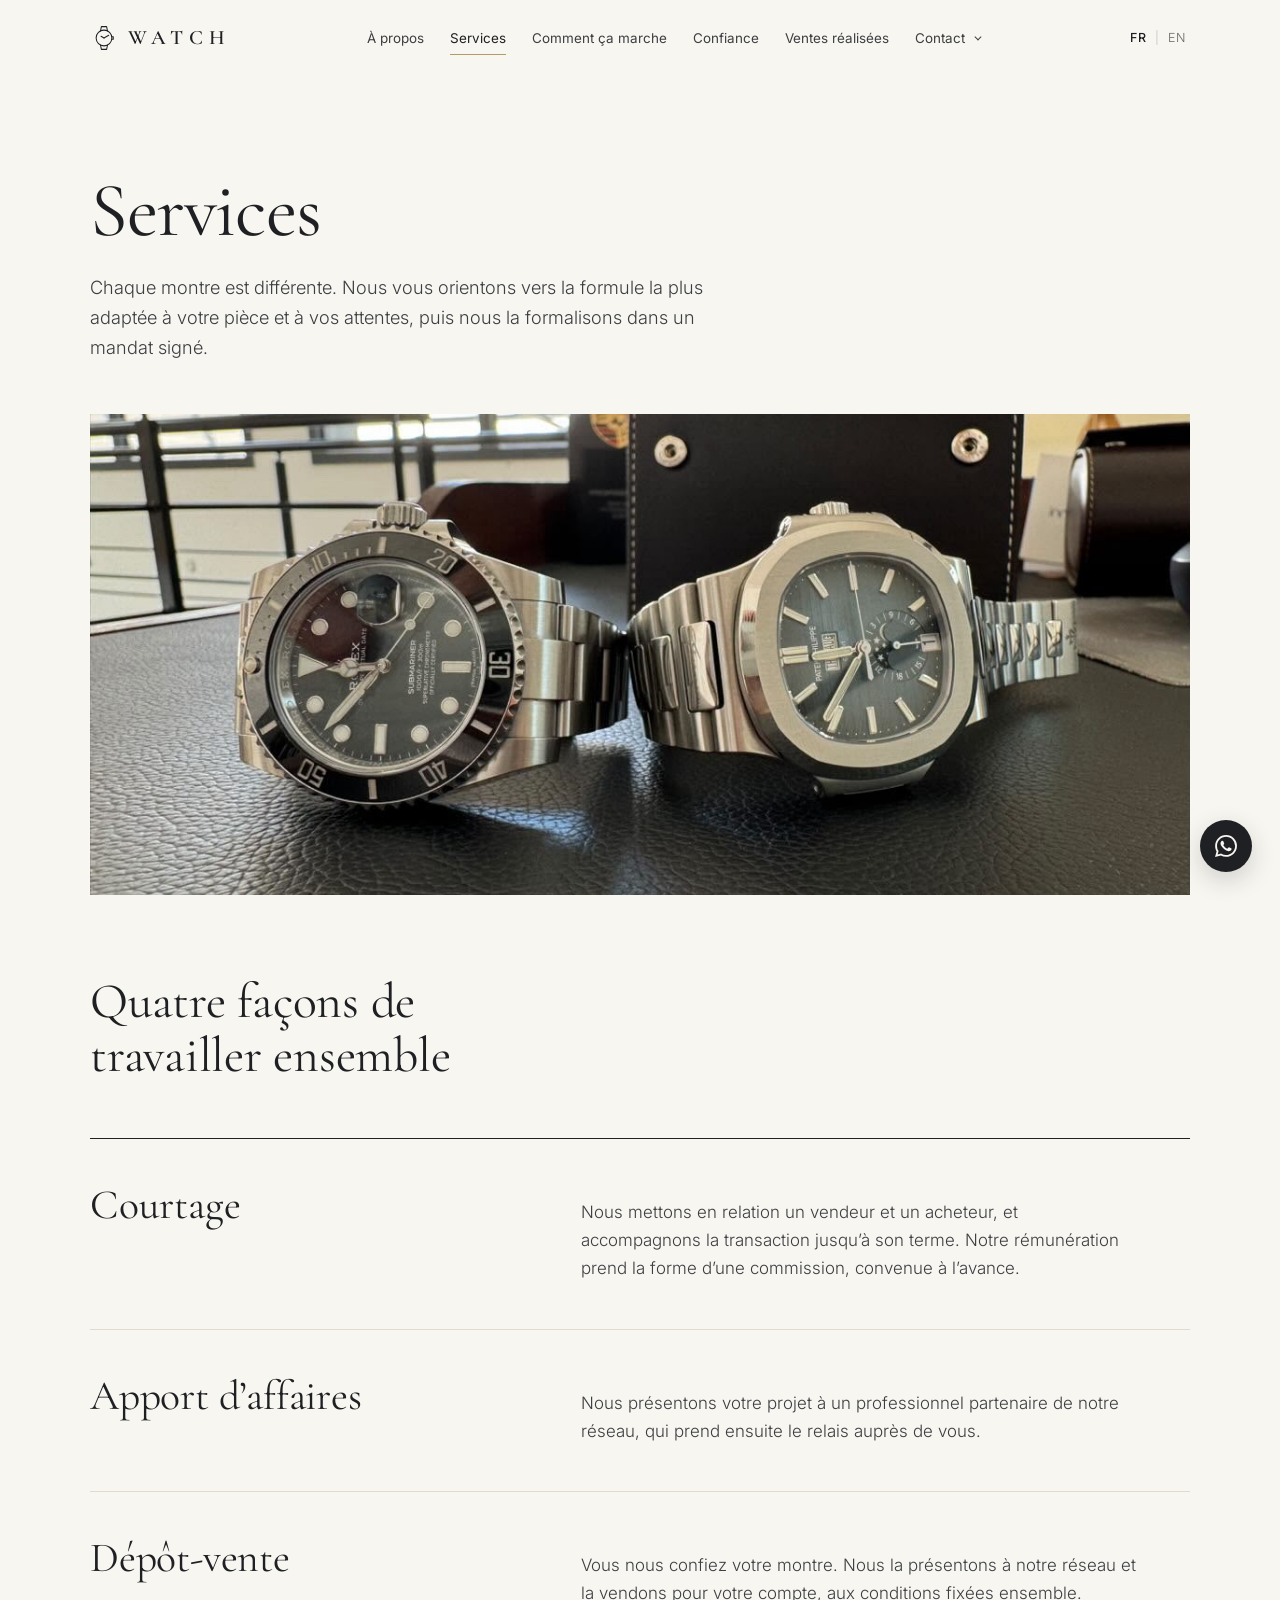
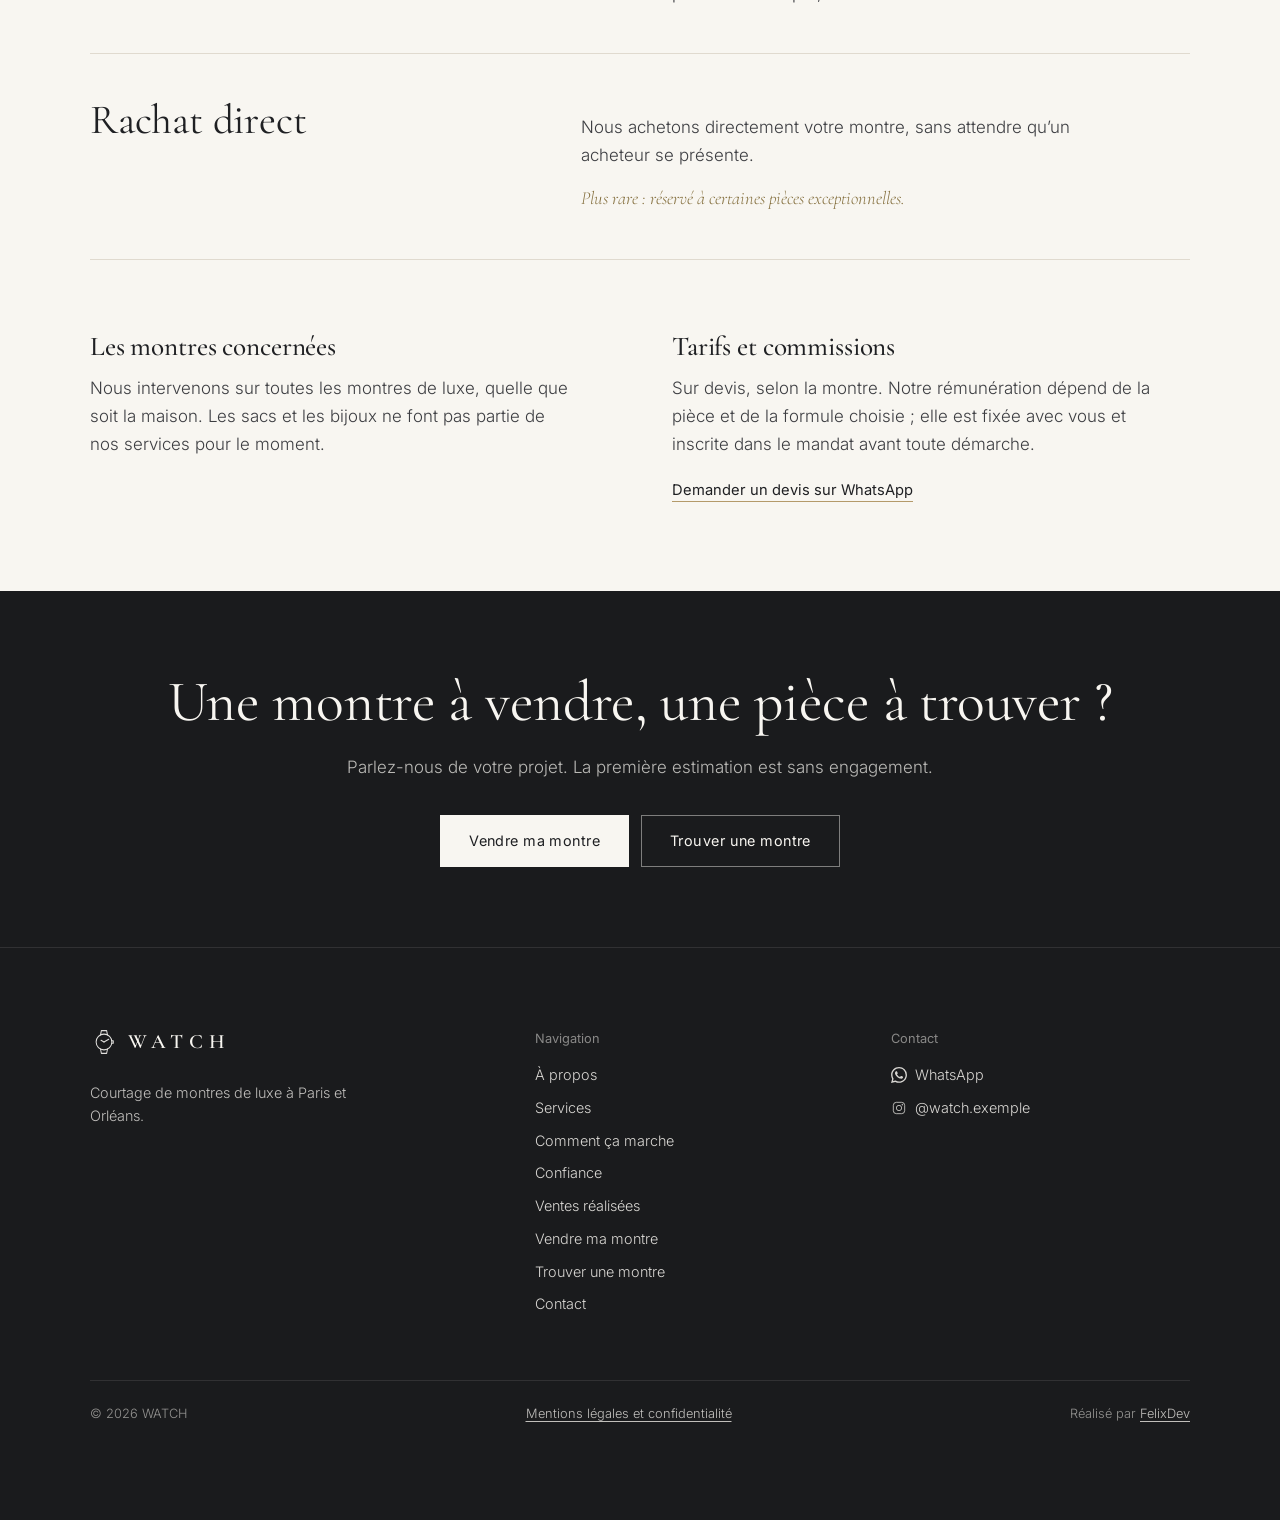
<file: services.html>
<!doctype html>
<html lang="fr" class="no-js">
  <head>
    <meta charset="utf-8" />
    <meta
      name="viewport"
      content="width=device-width, initial-scale=1, viewport-fit=cover"
    />
    <title>Services | WATCH</title>
    <meta
      name="description"
      content="Courtage de montres de luxe à Paris et Orléans : vente, recherche, dépôt-vente et rachat. Authentification systématique et remise en main propre."
    />
    <meta name="theme-color" content="#F8F6F1" />
    <link rel="icon" href="assets/logo.svg" type="image/svg+xml" />
    <link rel="preconnect" href="https://fonts.googleapis.com" />
    <link rel="preconnect" href="https://fonts.gstatic.com" crossorigin />
    <link
      href="https://fonts.googleapis.com/css2?family=Cormorant+Garamond:ital,wght@0,400;0,500;0,600;1,400;1,500&family=Inter:wght@300;400;500&display=swap"
      rel="stylesheet"
    />
    <link rel="stylesheet" href="assets/style.css?v=4" />
    <script>
      document.documentElement.className =
        document.documentElement.className.replace("no-js", "js");
    </script>
    <script src="assets/site.js?v=4" defer></script>
  </head>

  <body data-page="services">
    <!-- Icônes -->
    <svg
      width="0"
      height="0"
      style="position: absolute"
      aria-hidden="true"
      focusable="false"
    >
      <symbol id="icon-dial" viewBox="0 0 64 64">
        <g
          fill="none"
          stroke="currentColor"
          stroke-width="1"
          stroke-linecap="round"
        >
          <circle cx="32" cy="32" r="30" />
          <circle cx="32" cy="32" r="26.5" stroke-width=".6" />
          <path d="M32 8 V12 M56 32 H52 M32 56 V52 M8 32 H12" />
          <path d="M32 32 V16 M32 32 L42 38" />
        </g>
      </symbol>
      <symbol id="icon-camera" viewBox="0 0 24 24">
        <g
          fill="none"
          stroke="currentColor"
          stroke-width="1.2"
          stroke-linejoin="round"
        >
          <path
            d="M3 8.5 A1.5 1.5 0 0 1 4.5 7 H7.5 L9 5 H15 L16.5 7 H19.5 A1.5 1.5 0 0 1 21 8.5 V18 A1.5 1.5 0 0 1 19.5 19.5 H4.5 A1.5 1.5 0 0 1 3 18 Z"
          />
          <circle cx="12" cy="13" r="3.6" />
        </g>
      </symbol>
      <symbol id="icon-phone" viewBox="0 0 24 24">
        <path
          fill="none"
          stroke="currentColor"
          stroke-width="1.2"
          stroke-linejoin="round"
          d="M6.6 3.5 H9.2 L10.6 7.6 L8.7 9 A11 11 0 0 0 15 15.3 L16.4 13.4 L20.5 14.8 V17.4 A2 2 0 0 1 18.5 19.4 A15 15 0 0 1 4.6 5.5 A2 2 0 0 1 6.6 3.5 Z"
        />
      </symbol>
      <symbol id="icon-mail" viewBox="0 0 24 24">
        <g
          fill="none"
          stroke="currentColor"
          stroke-width="1.2"
          stroke-linejoin="round"
        >
          <rect x="3" y="5.5" width="18" height="13" />
          <path d="M3.5 6 L12 12.5 L20.5 6" />
        </g>
      </symbol>
      <symbol id="icon-instagram" viewBox="0 0 24 24">
        <g fill="none" stroke="currentColor" stroke-width="1.2">
          <rect x="3.5" y="3.5" width="17" height="17" rx="4.5" />
          <circle cx="12" cy="12" r="4" />
        </g>
        <circle cx="16.9" cy="7.1" r="1" fill="currentColor" />
      </symbol>
      <symbol id="icon-whatsapp" viewBox="0 0 24 24">
        <path
          fill="currentColor"
          d="M17.472 14.382c-.297-.149-1.758-.867-2.03-.967-.273-.099-.471-.148-.67.15-.197.297-.767.966-.94 1.164-.173.199-.347.223-.644.075-.297-.15-1.255-.463-2.39-1.475-.883-.788-1.48-1.761-1.653-2.059-.173-.297-.018-.458.13-.606.134-.133.298-.347.446-.52.149-.174.198-.298.298-.497.099-.198.05-.371-.025-.52-.075-.149-.669-1.612-.916-2.207-.242-.579-.487-.5-.669-.51-.173-.008-.371-.01-.57-.01-.198 0-.52.074-.792.372-.272.297-1.04 1.016-1.04 2.479 0 1.462 1.065 2.875 1.213 3.074.149.198 2.096 3.2 5.077 4.487.709.306 1.262.489 1.694.625.712.227 1.36.195 1.871.118.571-.085 1.758-.719 2.006-1.413.248-.694.248-1.289.173-1.413-.074-.124-.272-.198-.57-.347m-5.421 7.403h-.004a9.87 9.87 0 0 1-5.031-1.378l-.361-.214-3.741.982.998-3.648-.235-.374a9.86 9.86 0 0 1-1.51-5.26c.001-5.45 4.436-9.884 9.888-9.884 2.64 0 5.122 1.03 6.988 2.898a9.825 9.825 0 0 1 2.893 6.994c-.003 5.45-4.437 9.884-9.885 9.884m8.413-18.297A11.815 11.815 0 0 0 12.05 0C5.495 0 .16 5.335.157 11.892c0 2.096.547 4.142 1.588 5.945L.057 24l6.305-1.654a11.882 11.882 0 0 0 5.683 1.448h.005c6.554 0 11.89-5.335 11.893-11.893a11.821 11.821 0 0 0-3.48-8.413z"
        />
      </symbol>
    </svg>

    <a class="skip-link" href="#main" data-i18n="a11y.skip">Aller au contenu</a>

    <!-- =====================================================================
     EN-TÊTE
     ===================================================================== -->
    <header class="site-header" id="top">
      <div class="container header-inner">
        <a class="brand" href="index.html">
          <img
            class="brand-mark"
            src="assets/logo.svg"
            alt=""
            width="28"
            height="28"
          />
          <span class="brand-name" data-brand>WATCH</span>
        </a>

        <nav
          class="nav-desktop"
          aria-label="Navigation principale"
          data-i18n-attr="aria-label:a11y.mainNav"
        >
          <ul>
            <li>
              <a class="nav-link" href="a-propos.html" data-i18n="nav.about"
                >À propos</a
              >
            </li>
            <li>
              <a
                class="nav-link"
                href="services.html"
                aria-current="page"
                data-i18n="nav.services"
                >Services</a
              >
            </li>
            <li>
              <a
                class="nav-link"
                href="comment-ca-marche.html"
                data-i18n="nav.how"
                >Comment ça marche</a
              >
            </li>
            <li>
              <a class="nav-link" href="confiance.html" data-i18n="nav.trust"
                >Confiance</a
              >
            </li>
            <li>
              <a class="nav-link" href="ventes.html" data-i18n="nav.sales"
                >Ventes réalisées</a
              >
            </li>
            <li class="nav-drop">
              <a class="nav-link" href="contact.html" data-i18n="nav.contact"
                >Contact</a
              >
              <button
                class="nav-drop-toggle"
                type="button"
                aria-expanded="false"
                aria-controls="nav-drop-contact"
                aria-label="Afficher les options vendre et trouver"
                data-i18n-attr="aria-label:a11y.dropToggle"
              ></button>
              <div class="nav-drop-panel" id="nav-drop-contact">
                <a class="nav-drop-item" href="vendre.html">
                  <span class="nav-drop-title" data-i18n="cta.sell"
                    >Vendre ma montre</span
                  >
                  <span class="nav-drop-desc" data-i18n="nav.sellDesc"
                    >Première estimation et formule adaptée</span
                  >
                </a>
                <a class="nav-drop-item" href="trouver.html">
                  <span class="nav-drop-title" data-i18n="cta.find"
                    >Trouver une montre</span
                  >
                  <span class="nav-drop-desc" data-i18n="nav.findDesc"
                    >Recherche dans notre réseau</span
                  >
                </a>
                <a
                  class="nav-drop-foot"
                  data-wa
                  href="https://wa.me/33600000000"
                  target="_blank"
                  rel="noopener"
                  data-i18n="nav.contactAll"
                  >Nous écrire sur WhatsApp →</a
                >
              </div>
            </li>
          </ul>
        </nav>

        <div class="header-tools">
          <div
            class="lang"
            role="group"
            aria-label="Langue"
            data-i18n-attr="aria-label:a11y.lang"
          >
            <button
              type="button"
              data-set-lang="fr"
              lang="fr"
              aria-label="Français"
              aria-pressed="true"
            >
              FR
            </button>
            <span class="sep" aria-hidden="true">|</span>
            <button
              type="button"
              data-set-lang="en"
              lang="en"
              aria-label="English"
              aria-pressed="false"
            >
              EN
            </button>
          </div>
          <button
            class="menu-toggle"
            type="button"
            aria-expanded="false"
            aria-controls="mobile-menu"
            aria-label="Ouvrir le menu"
            data-i18n-attr="aria-label:a11y.menuOpen"
          >
            <span></span><span></span>
          </button>
        </div>
      </div>
    </header>

    <!-- Menu mobile (plein écran) -->
    <div class="mobile-menu" id="mobile-menu" aria-hidden="true">
      <div class="mobile-menu-top">
        <a class="brand" href="index.html">
          <img
            class="brand-mark"
            src="assets/logo.svg"
            alt=""
            width="28"
            height="28"
          />
          <span class="brand-name" data-brand>WATCH</span>
        </a>
        <button
          class="menu-close"
          type="button"
          aria-label="Fermer le menu"
          data-i18n-attr="aria-label:a11y.menuClose"
        ></button>
      </div>
      <nav
        aria-label="Navigation principale"
        data-i18n-attr="aria-label:a11y.mainNav"
      >
        <ul>
          <li>
            <a class="nav-link-m" href="index.html" data-i18n="nav.home"
              >Accueil</a
            >
          </li>
          <li>
            <a class="nav-link-m" href="a-propos.html" data-i18n="nav.about"
              >À propos</a
            >
          </li>
          <li>
            <a
              class="nav-link-m"
              href="services.html"
              aria-current="page"
              data-i18n="nav.services"
              >Services</a
            >
          </li>
          <li>
            <a
              class="nav-link-m"
              href="comment-ca-marche.html"
              data-i18n="nav.how"
              >Comment ça marche</a
            >
          </li>
          <li>
            <a class="nav-link-m" href="confiance.html" data-i18n="nav.trust"
              >Confiance</a
            >
          </li>
          <li>
            <a class="nav-link-m" href="ventes.html" data-i18n="nav.sales"
              >Ventes réalisées</a
            >
          </li>
          <li>
            <a class="nav-link-m" href="contact.html" data-i18n="nav.contact"
              >Contact</a
            >
          </li>
        </ul>
      </nav>
      <div class="mobile-menu-foot">
        <a class="btn btn-primary" href="vendre.html" data-i18n="cta.sell"
          >Vendre ma montre</a
        >
        <a class="btn btn-ghost" href="trouver.html" data-i18n="cta.find"
          >Trouver une montre</a
        >
        <div
          class="lang"
          role="group"
          aria-label="Langue"
          data-i18n-attr="aria-label:a11y.lang"
        >
          <button
            type="button"
            data-set-lang="fr"
            lang="fr"
            aria-label="Français"
            aria-pressed="true"
          >
            FR
          </button>
          <span class="sep" aria-hidden="true">|</span>
          <button
            type="button"
            data-set-lang="en"
            lang="en"
            aria-label="English"
            aria-pressed="false"
          >
            EN
          </button>
        </div>
      </div>
    </div>

    <main id="main" tabindex="-1">
      <!-- =====================================================================
     3. SERVICES
     ===================================================================== -->
      <header class="page-head">
        <div class="container">
          <h1 data-i18n="services.title">Services</h1>
          <p class="lead" data-i18n="services.lead">
            Chaque montre est différente. Nous vous orientons vers la formule la
            plus adaptée à votre pièce et à vos attentes, puis nous la
            formalisons dans un mandat signé.
          </p>
          <!-- PHOTO DE MONTRE : assets/img/montre-services.jpg (paysage, environ 2200 × 960 px) -->
          <figure class="photo photo-wide">
            <img src="assets/img/photoServices.jpeg" alt="" decoding="async" />
          </figure>
        </div>
      </header>

      <div class="block">
        <div class="container">
          <div class="block-head reveal">
            <h2 data-i18n="services.formulas.title">
              Quatre façons de travailler ensemble
            </h2>
          </div>
          <ul class="svc-rows">
            <li class="svc-row reveal">
              <h3 data-i18n="svc.brokerage.name">Courtage</h3>
              <p data-i18n="svc.brokerage.text">
                Nous mettons en relation un vendeur et un acheteur, et
                accompagnons la transaction jusqu’à son terme. Notre
                rémunération prend la forme d’une commission, convenue à
                l’avance.
              </p>
            </li>
            <li class="svc-row reveal">
              <h3 data-i18n="svc.intro.name">Apport d’affaires</h3>
              <p data-i18n="svc.intro.text">
                Nous présentons votre projet à un professionnel partenaire de
                notre réseau, qui prend ensuite le relais auprès de vous.
              </p>
            </li>
            <li class="svc-row reveal">
              <h3 data-i18n="svc.consign.name">Dépôt-vente</h3>
              <p data-i18n="svc.consign.text">
                Vous nous confiez votre montre. Nous la présentons à notre
                réseau et la vendons pour votre compte, aux conditions fixées
                ensemble.
              </p>
            </li>
            <li class="svc-row reveal">
              <h3 data-i18n="svc.buy.name">Rachat direct</h3>
              <p>
                <span data-i18n="svc.buy.text"
                  >Nous achetons directement votre montre, sans attendre qu’un
                  acheteur se présente.</span
                >
                <span class="svc-note" data-i18n="svc.buy.note"
                  >Plus rare&nbsp;: réservé à certaines pièces
                  exceptionnelles.</span
                >
              </p>
            </li>
          </ul>

          <div class="svc-extra">
            <div class="reveal">
              <h3 data-i18n="services.scope.title">Les montres concernées</h3>
              <p data-i18n="services.scope.text">
                Nous intervenons sur toutes les montres de luxe, quelle que soit
                la maison. Les sacs et les bijoux ne font pas partie de nos
                services pour le moment.
              </p>
            </div>
            <div class="reveal">
              <h3 data-i18n="services.fees.title">Tarifs et commissions</h3>
              <p data-i18n="services.fees.text">
                Sur devis, selon la montre. Notre rémunération dépend de la
                pièce et de la formule choisie&nbsp;; elle est fixée avec vous
                et inscrite dans le mandat avant toute démarche.
              </p>
              <a
                class="text-link"
                data-wa
                href="https://wa.me/33600000000"
                target="_blank"
                rel="noopener"
                data-i18n="services.fees.cta"
                >Demander un devis sur WhatsApp</a
              >
            </div>
          </div>
        </div>
      </div>
    </main>

    <!-- =====================================================================
     BANDEAU FINAL
     ===================================================================== -->
    <section class="cta-band" id="cta-band" aria-labelledby="cta-band-title">
      <div class="container">
        <h2 id="cta-band-title" data-i18n="band.title">
          Une montre à vendre, une pièce à trouver&nbsp;?
        </h2>
        <p data-i18n="band.text">
          Parlez-nous de votre projet. La première estimation est sans
          engagement.
        </p>
        <div class="cta-band-actions">
          <a class="btn btn-light" href="vendre.html" data-i18n="cta.sell"
            >Vendre ma montre</a
          >
          <a
            class="btn btn-outline-light"
            href="trouver.html"
            data-i18n="cta.find"
            >Trouver une montre</a
          >
        </div>
      </div>
    </section>

    <!-- =====================================================================
     PIED DE PAGE
     ===================================================================== -->
    <footer class="site-footer">
      <div class="container">
        <div class="footer-main">
          <div>
            <a class="brand" href="index.html">
              <img
                class="brand-mark"
                src="assets/logo.svg"
                alt=""
                width="28"
                height="28"
              />
              <span class="brand-name" data-brand>WATCH</span>
            </a>
            <p class="footer-tagline" data-i18n="footer.tagline">
              Courtage de montres de luxe à Paris et Orléans.
            </p>
          </div>
          <nav aria-labelledby="footer-nav-title">
            <p
              class="footer-title"
              id="footer-nav-title"
              data-i18n="footer.navTitle"
            >
              Navigation
            </p>
            <ul class="footer-links">
              <li>
                <a href="a-propos.html" data-i18n="nav.about">À propos</a>
              </li>
              <li>
                <a href="services.html" data-i18n="nav.services">Services</a>
              </li>
              <li>
                <a href="comment-ca-marche.html" data-i18n="nav.how"
                  >Comment ça marche</a
                >
              </li>
              <li>
                <a href="confiance.html" data-i18n="nav.trust">Confiance</a>
              </li>
              <li>
                <a href="ventes.html" data-i18n="nav.sales">Ventes réalisées</a>
              </li>
              <li>
                <a href="vendre.html" data-i18n="cta.sell">Vendre ma montre</a>
              </li>
              <li>
                <a href="trouver.html" data-i18n="cta.find"
                  >Trouver une montre</a
                >
              </li>
              <li>
                <a href="contact.html" data-i18n="nav.contact">Contact</a>
              </li>
            </ul>
          </nav>
          <div>
            <p class="footer-title" data-i18n="footer.contactTitle">Contact</p>
            <ul class="footer-links">
              <li>
                <a
                  data-wa
                  href="https://wa.me/33600000000"
                  target="_blank"
                  rel="noopener"
                  ><svg class="icon" aria-hidden="true">
                    <use href="#icon-whatsapp" /></svg
                  >WhatsApp</a
                >
              </li>
              <li>
                <a
                  data-insta
                  href="https://www.instagram.com/watch.exemple/"
                  target="_blank"
                  rel="noopener"
                  ><svg class="icon" aria-hidden="true">
                    <use href="#icon-instagram" /></svg
                  ><span data-config="instagramHandle">@watch.exemple</span></a
                >
              </li>
            </ul>
          </div>
        </div>
        <div class="footer-bottom">
          <span
            >© <span data-year>2026</span> <span data-brand>WATCH</span></span
          >
          <a href="mentions-legales.html" data-i18n="footer.legal"
            >Mentions légales et confidentialité</a
          >
          <span data-i18n="footer.credit"
            >Réalisé par
            <a href="https://felix-pm.fr" target="_blank" rel="noopener"
              >FelixDev</a
            ></span
          >
        </div>
      </div>
    </footer>

    <!-- Bouton WhatsApp flottant -->
    <a
      class="wa-float"
      data-wa
      href="https://wa.me/33600000000"
      target="_blank"
      rel="noopener"
      aria-label="Nous écrire sur WhatsApp"
      data-i18n-attr="aria-label:a11y.wa"
    >
      <svg class="icon" aria-hidden="true"><use href="#icon-whatsapp" /></svg>
    </a>
  </body>
</html>
</file>
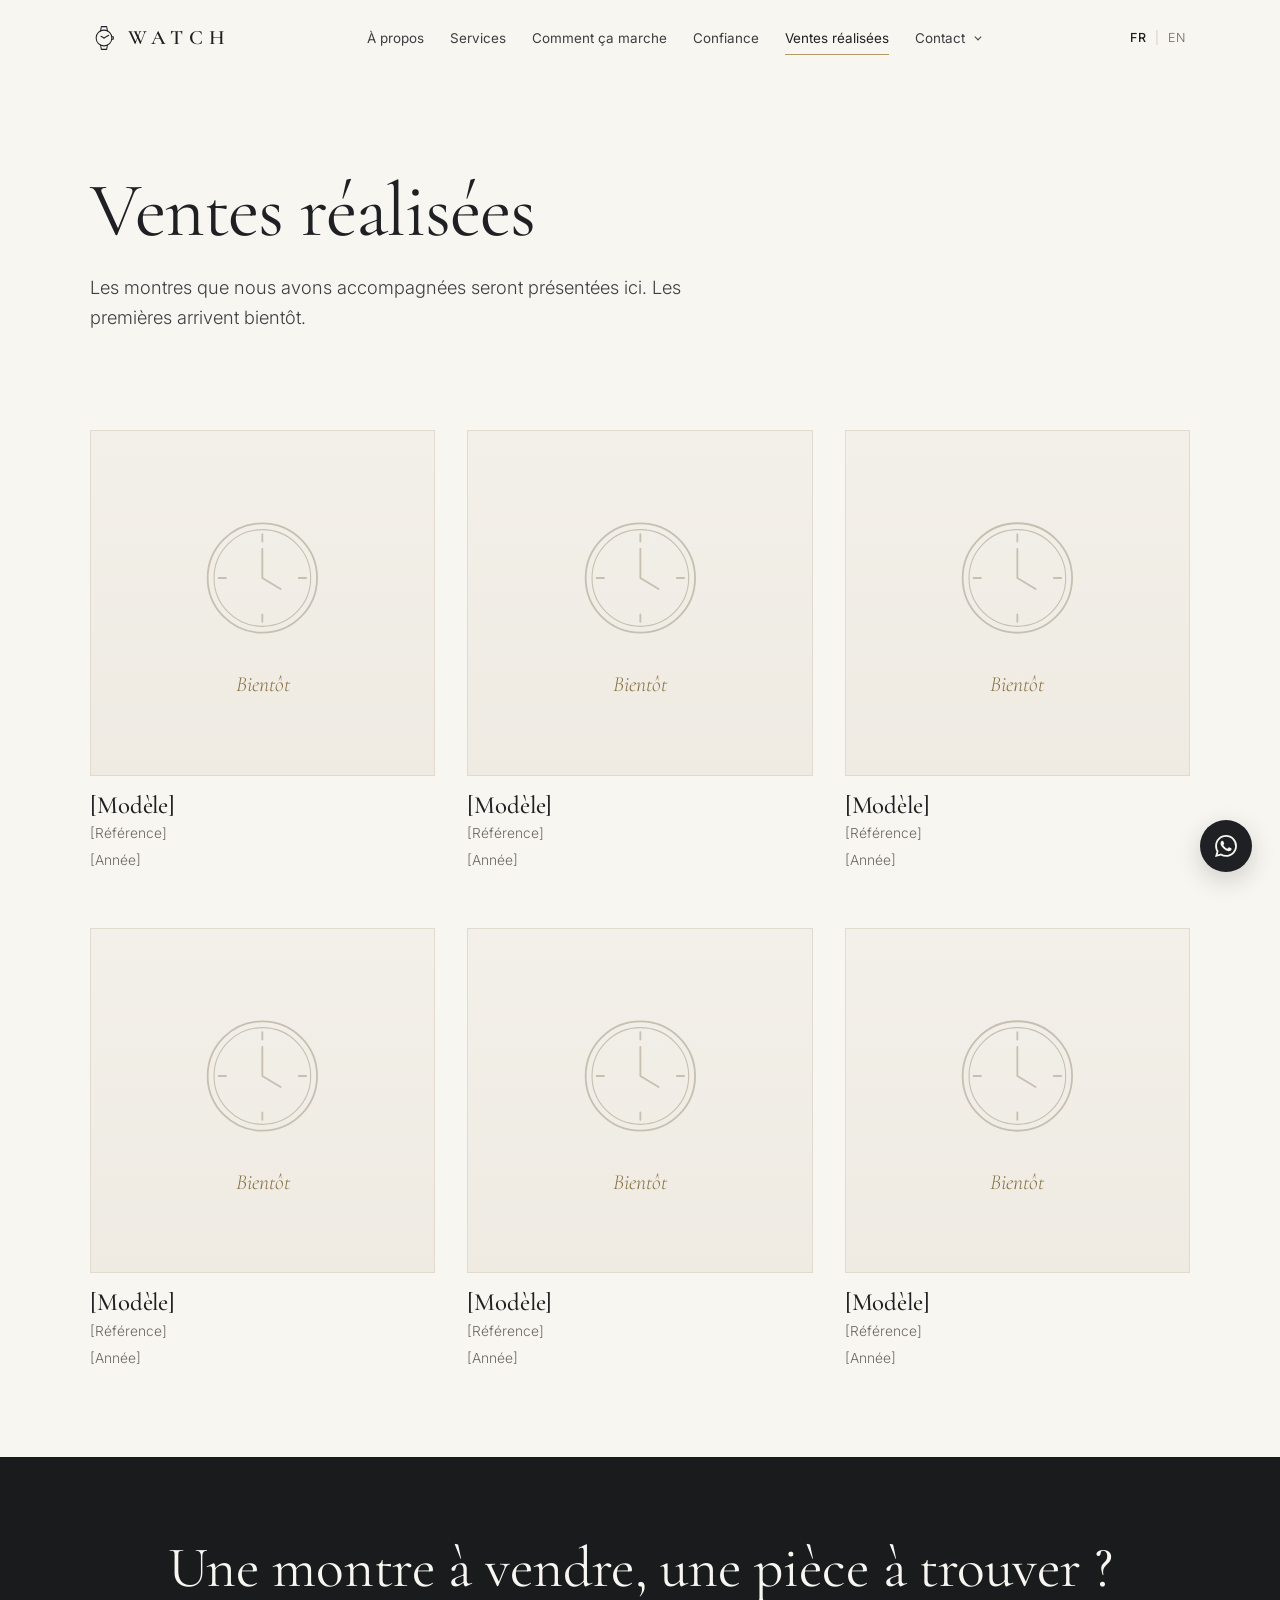
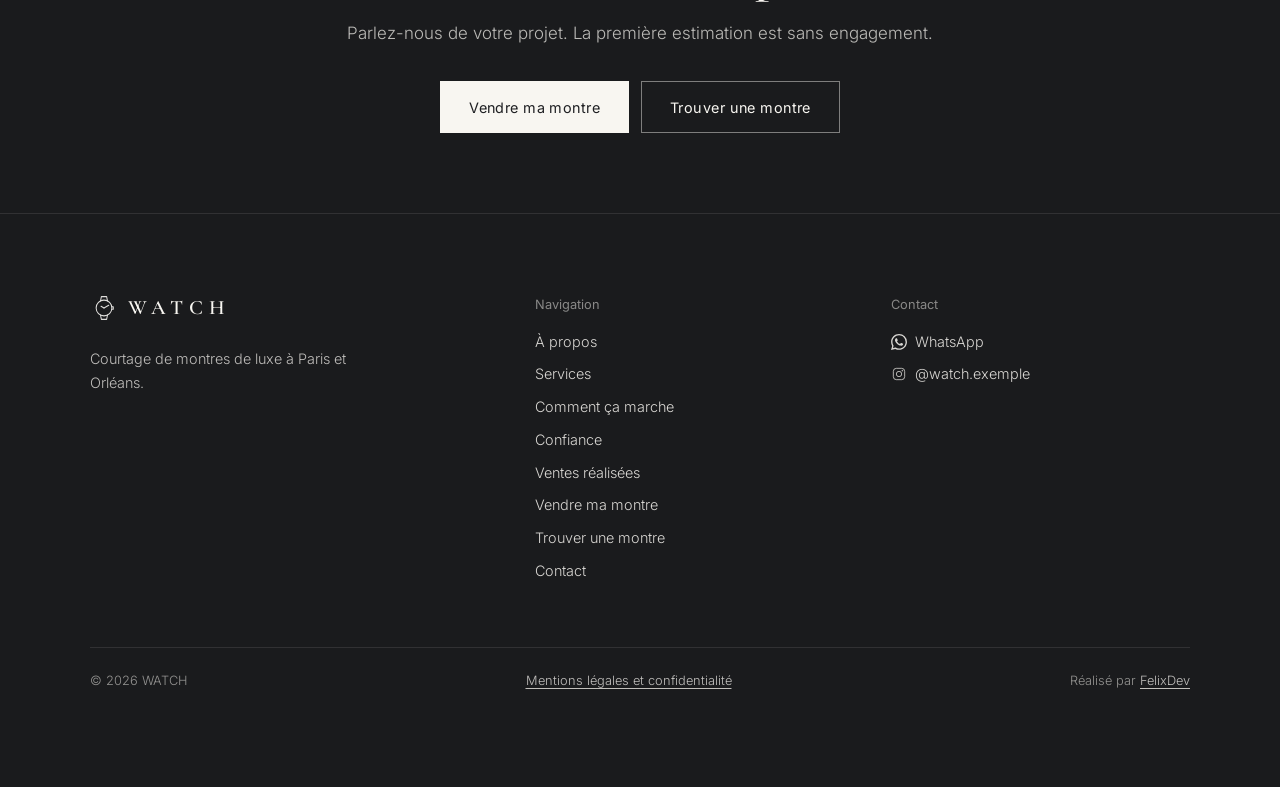
<file: ventes.html>
<!DOCTYPE html>
<html lang="fr" class="no-js">
<head>
<meta charset="utf-8">
<meta name="viewport" content="width=device-width, initial-scale=1, viewport-fit=cover">
<title>Ventes réalisées | WATCH</title>
<meta name="description" content="Courtage de montres de luxe à Paris et Orléans : vente, recherche, dépôt-vente et rachat. Authentification systématique et remise en main propre.">
<meta name="theme-color" content="#F8F6F1">
<link rel="icon" href="assets/logo.svg" type="image/svg+xml">
<link rel="preconnect" href="https://fonts.googleapis.com">
<link rel="preconnect" href="https://fonts.gstatic.com" crossorigin>
<link href="https://fonts.googleapis.com/css2?family=Cormorant+Garamond:ital,wght@0,400;0,500;0,600;1,400;1,500&family=Inter:wght@300;400;500&display=swap" rel="stylesheet">
<link rel="stylesheet" href="assets/style.css?v=4">
<script>document.documentElement.className = document.documentElement.className.replace('no-js', 'js');</script>
<script src="assets/site.js?v=4" defer></script>
</head>

<body data-page="ventes">

<!-- Icônes -->
<svg width="0" height="0" style="position:absolute" aria-hidden="true" focusable="false">
  <symbol id="icon-dial" viewBox="0 0 64 64">
    <g fill="none" stroke="currentColor" stroke-width="1" stroke-linecap="round">
      <circle cx="32" cy="32" r="30"/>
      <circle cx="32" cy="32" r="26.5" stroke-width=".6"/>
      <path d="M32 8 V12 M56 32 H52 M32 56 V52 M8 32 H12"/>
      <path d="M32 32 V16 M32 32 L42 38"/>
    </g>
  </symbol>
  <symbol id="icon-camera" viewBox="0 0 24 24">
    <g fill="none" stroke="currentColor" stroke-width="1.2" stroke-linejoin="round">
      <path d="M3 8.5 A1.5 1.5 0 0 1 4.5 7 H7.5 L9 5 H15 L16.5 7 H19.5 A1.5 1.5 0 0 1 21 8.5 V18 A1.5 1.5 0 0 1 19.5 19.5 H4.5 A1.5 1.5 0 0 1 3 18 Z"/>
      <circle cx="12" cy="13" r="3.6"/>
    </g>
  </symbol>
  <symbol id="icon-phone" viewBox="0 0 24 24">
    <path fill="none" stroke="currentColor" stroke-width="1.2" stroke-linejoin="round" d="M6.6 3.5 H9.2 L10.6 7.6 L8.7 9 A11 11 0 0 0 15 15.3 L16.4 13.4 L20.5 14.8 V17.4 A2 2 0 0 1 18.5 19.4 A15 15 0 0 1 4.6 5.5 A2 2 0 0 1 6.6 3.5 Z"/>
  </symbol>
  <symbol id="icon-mail" viewBox="0 0 24 24">
    <g fill="none" stroke="currentColor" stroke-width="1.2" stroke-linejoin="round">
      <rect x="3" y="5.5" width="18" height="13"/>
      <path d="M3.5 6 L12 12.5 L20.5 6"/>
    </g>
  </symbol>
  <symbol id="icon-instagram" viewBox="0 0 24 24">
    <g fill="none" stroke="currentColor" stroke-width="1.2">
      <rect x="3.5" y="3.5" width="17" height="17" rx="4.5"/>
      <circle cx="12" cy="12" r="4"/>
    </g>
    <circle cx="16.9" cy="7.1" r="1" fill="currentColor"/>
  </symbol>
  <symbol id="icon-whatsapp" viewBox="0 0 24 24">
    <path fill="currentColor" d="M17.472 14.382c-.297-.149-1.758-.867-2.03-.967-.273-.099-.471-.148-.67.15-.197.297-.767.966-.94 1.164-.173.199-.347.223-.644.075-.297-.15-1.255-.463-2.39-1.475-.883-.788-1.48-1.761-1.653-2.059-.173-.297-.018-.458.13-.606.134-.133.298-.347.446-.52.149-.174.198-.298.298-.497.099-.198.05-.371-.025-.52-.075-.149-.669-1.612-.916-2.207-.242-.579-.487-.5-.669-.51-.173-.008-.371-.01-.57-.01-.198 0-.52.074-.792.372-.272.297-1.04 1.016-1.04 2.479 0 1.462 1.065 2.875 1.213 3.074.149.198 2.096 3.2 5.077 4.487.709.306 1.262.489 1.694.625.712.227 1.36.195 1.871.118.571-.085 1.758-.719 2.006-1.413.248-.694.248-1.289.173-1.413-.074-.124-.272-.198-.57-.347m-5.421 7.403h-.004a9.87 9.87 0 0 1-5.031-1.378l-.361-.214-3.741.982.998-3.648-.235-.374a9.86 9.86 0 0 1-1.51-5.26c.001-5.45 4.436-9.884 9.888-9.884 2.64 0 5.122 1.03 6.988 2.898a9.825 9.825 0 0 1 2.893 6.994c-.003 5.45-4.437 9.884-9.885 9.884m8.413-18.297A11.815 11.815 0 0 0 12.05 0C5.495 0 .16 5.335.157 11.892c0 2.096.547 4.142 1.588 5.945L.057 24l6.305-1.654a11.882 11.882 0 0 0 5.683 1.448h.005c6.554 0 11.89-5.335 11.893-11.893a11.821 11.821 0 0 0-3.48-8.413z"/>
  </symbol>
</svg>

<a class="skip-link" href="#main" data-i18n="a11y.skip">Aller au contenu</a>

<!-- =====================================================================
     EN-TÊTE
     ===================================================================== -->
<header class="site-header" id="top">
  <div class="container header-inner">
    <a class="brand" href="index.html">
      <img class="brand-mark" src="assets/logo.svg" alt="" width="28" height="28">
      <span class="brand-name" data-brand>WATCH</span>
    </a>

    <nav class="nav-desktop" aria-label="Navigation principale" data-i18n-attr="aria-label:a11y.mainNav">
      <ul>
        <li><a class="nav-link" href="a-propos.html" data-i18n="nav.about">À propos</a></li>
        <li><a class="nav-link" href="services.html" data-i18n="nav.services">Services</a></li>
        <li><a class="nav-link" href="comment-ca-marche.html" data-i18n="nav.how">Comment ça marche</a></li>
        <li><a class="nav-link" href="confiance.html" data-i18n="nav.trust">Confiance</a></li>
        <li><a class="nav-link" href="ventes.html" aria-current="page" data-i18n="nav.sales">Ventes réalisées</a></li>
        <li class="nav-drop">
          <a class="nav-link" href="contact.html" data-i18n="nav.contact">Contact</a>
          <button class="nav-drop-toggle" type="button" aria-expanded="false" aria-controls="nav-drop-contact" aria-label="Afficher les options vendre et trouver" data-i18n-attr="aria-label:a11y.dropToggle"></button>
          <div class="nav-drop-panel" id="nav-drop-contact">
            <a class="nav-drop-item" href="vendre.html">
              <span class="nav-drop-title" data-i18n="cta.sell">Vendre ma montre</span>
              <span class="nav-drop-desc" data-i18n="nav.sellDesc">Première estimation et formule adaptée</span>
            </a>
            <a class="nav-drop-item" href="trouver.html">
              <span class="nav-drop-title" data-i18n="cta.find">Trouver une montre</span>
              <span class="nav-drop-desc" data-i18n="nav.findDesc">Recherche dans notre réseau</span>
            </a>
            <a class="nav-drop-foot" data-wa href="https://wa.me/33600000000" target="_blank" rel="noopener" data-i18n="nav.contactAll">Nous écrire sur WhatsApp →</a>
          </div>
        </li>
      </ul>
    </nav>

    <div class="header-tools">
      <div class="lang" role="group" aria-label="Langue" data-i18n-attr="aria-label:a11y.lang">
        <button type="button" data-set-lang="fr" lang="fr" aria-label="Français" aria-pressed="true">FR</button>
        <span class="sep" aria-hidden="true">|</span>
        <button type="button" data-set-lang="en" lang="en" aria-label="English" aria-pressed="false">EN</button>
      </div>
      <button class="menu-toggle" type="button" aria-expanded="false" aria-controls="mobile-menu" aria-label="Ouvrir le menu" data-i18n-attr="aria-label:a11y.menuOpen">
        <span></span><span></span>
      </button>
    </div>
  </div>
</header>

<!-- Menu mobile (plein écran) -->
<div class="mobile-menu" id="mobile-menu" aria-hidden="true">
  <div class="mobile-menu-top">
    <a class="brand" href="index.html">
      <img class="brand-mark" src="assets/logo.svg" alt="" width="28" height="28">
      <span class="brand-name" data-brand>WATCH</span>
    </a>
    <button class="menu-close" type="button" aria-label="Fermer le menu" data-i18n-attr="aria-label:a11y.menuClose"></button>
  </div>
  <nav aria-label="Navigation principale" data-i18n-attr="aria-label:a11y.mainNav">
    <ul>
      <li><a class="nav-link-m" href="index.html" data-i18n="nav.home">Accueil</a></li>
      <li><a class="nav-link-m" href="a-propos.html" data-i18n="nav.about">À propos</a></li>
      <li><a class="nav-link-m" href="services.html" data-i18n="nav.services">Services</a></li>
      <li><a class="nav-link-m" href="comment-ca-marche.html" data-i18n="nav.how">Comment ça marche</a></li>
      <li><a class="nav-link-m" href="confiance.html" data-i18n="nav.trust">Confiance</a></li>
      <li><a class="nav-link-m" href="ventes.html" aria-current="page" data-i18n="nav.sales">Ventes réalisées</a></li>
      <li><a class="nav-link-m" href="contact.html" data-i18n="nav.contact">Contact</a></li>
    </ul>
  </nav>
  <div class="mobile-menu-foot">
    <a class="btn btn-primary" href="vendre.html" data-i18n="cta.sell">Vendre ma montre</a>
    <a class="btn btn-ghost" href="trouver.html" data-i18n="cta.find">Trouver une montre</a>
    <div class="lang" role="group" aria-label="Langue" data-i18n-attr="aria-label:a11y.lang">
      <button type="button" data-set-lang="fr" lang="fr" aria-label="Français" aria-pressed="true">FR</button>
      <span class="sep" aria-hidden="true">|</span>
      <button type="button" data-set-lang="en" lang="en" aria-label="English" aria-pressed="false">EN</button>
    </div>
  </div>
</div>

<main id="main" tabindex="-1">

<!-- =====================================================================
     6. VENTES RÉALISÉES
     Aucune fausse vente : chaque case reste « Bientôt » jusqu'à ce que vous la remplissiez.
     ===================================================================== -->
  <header class="page-head">
    <div class="container">
      <h1 data-i18n="sales.title">Ventes réalisées</h1>
      <p class="lead" data-i18n="sales.lead">Les montres que nous avons accompagnées seront présentées ici. Les premières arrivent bientôt.</p>
    </div>
  </header>

  <div class="block">
    <div class="container">
      <ul class="sales">
        <!-- VENTE RÉALISÉE : pour remplir une case, remplacez dans .sale-visual le contenu par
             <img src="photos/vente-1.jpg" alt="Modèle, référence" loading="lazy">
             puis remplacez [Modèle], [Référence], [Année] par les vraies informations
             (retirez alors les attributs data-i18n de ces trois lignes). -->
        <li class="sale reveal">
          <div class="sale-visual"><svg class="sale-dial" aria-hidden="true"><use href="#icon-dial"/></svg><span class="sale-soon" data-i18n="sales.soon">Bientôt</span></div>
          <div class="sale-meta"><h3 data-i18n="sales.model">[Modèle]</h3><p data-i18n="sales.ref">[Référence]</p><p data-i18n="sales.year">[Année]</p></div>
        </li>
        <li class="sale reveal">
          <div class="sale-visual"><svg class="sale-dial" aria-hidden="true"><use href="#icon-dial"/></svg><span class="sale-soon" data-i18n="sales.soon">Bientôt</span></div>
          <div class="sale-meta"><h3 data-i18n="sales.model">[Modèle]</h3><p data-i18n="sales.ref">[Référence]</p><p data-i18n="sales.year">[Année]</p></div>
        </li>
        <li class="sale reveal">
          <div class="sale-visual"><svg class="sale-dial" aria-hidden="true"><use href="#icon-dial"/></svg><span class="sale-soon" data-i18n="sales.soon">Bientôt</span></div>
          <div class="sale-meta"><h3 data-i18n="sales.model">[Modèle]</h3><p data-i18n="sales.ref">[Référence]</p><p data-i18n="sales.year">[Année]</p></div>
        </li>
        <li class="sale reveal">
          <div class="sale-visual"><svg class="sale-dial" aria-hidden="true"><use href="#icon-dial"/></svg><span class="sale-soon" data-i18n="sales.soon">Bientôt</span></div>
          <div class="sale-meta"><h3 data-i18n="sales.model">[Modèle]</h3><p data-i18n="sales.ref">[Référence]</p><p data-i18n="sales.year">[Année]</p></div>
        </li>
        <li class="sale reveal">
          <div class="sale-visual"><svg class="sale-dial" aria-hidden="true"><use href="#icon-dial"/></svg><span class="sale-soon" data-i18n="sales.soon">Bientôt</span></div>
          <div class="sale-meta"><h3 data-i18n="sales.model">[Modèle]</h3><p data-i18n="sales.ref">[Référence]</p><p data-i18n="sales.year">[Année]</p></div>
        </li>
        <li class="sale reveal">
          <div class="sale-visual"><svg class="sale-dial" aria-hidden="true"><use href="#icon-dial"/></svg><span class="sale-soon" data-i18n="sales.soon">Bientôt</span></div>
          <div class="sale-meta"><h3 data-i18n="sales.model">[Modèle]</h3><p data-i18n="sales.ref">[Référence]</p><p data-i18n="sales.year">[Année]</p></div>
        </li>
      </ul>
    </div>
  </div>

</main>

<!-- =====================================================================
     BANDEAU FINAL
     ===================================================================== -->
<section class="cta-band" id="cta-band" aria-labelledby="cta-band-title">
  <div class="container">
    <h2 id="cta-band-title" data-i18n="band.title">Une montre à vendre, une pièce à trouver&nbsp;?</h2>
    <p data-i18n="band.text">Parlez-nous de votre projet. La première estimation est sans engagement.</p>
    <div class="cta-band-actions">
      <a class="btn btn-light" href="vendre.html" data-i18n="cta.sell">Vendre ma montre</a>
      <a class="btn btn-outline-light" href="trouver.html" data-i18n="cta.find">Trouver une montre</a>
    </div>
  </div>
</section>

<!-- =====================================================================
     PIED DE PAGE
     ===================================================================== -->
<footer class="site-footer">
  <div class="container">
    <div class="footer-main">
      <div>
        <a class="brand" href="index.html">
          <img class="brand-mark" src="assets/logo.svg" alt="" width="28" height="28">
          <span class="brand-name" data-brand>WATCH</span>
        </a>
        <p class="footer-tagline" data-i18n="footer.tagline">Courtage de montres de luxe à Paris et Orléans.</p>
      </div>
      <nav aria-labelledby="footer-nav-title">
        <p class="footer-title" id="footer-nav-title" data-i18n="footer.navTitle">Navigation</p>
        <ul class="footer-links">
          <li><a href="a-propos.html" data-i18n="nav.about">À propos</a></li>
          <li><a href="services.html" data-i18n="nav.services">Services</a></li>
          <li><a href="comment-ca-marche.html" data-i18n="nav.how">Comment ça marche</a></li>
          <li><a href="confiance.html" data-i18n="nav.trust">Confiance</a></li>
          <li><a href="ventes.html" data-i18n="nav.sales">Ventes réalisées</a></li>
          <li><a href="vendre.html" data-i18n="cta.sell">Vendre ma montre</a></li>
          <li><a href="trouver.html" data-i18n="cta.find">Trouver une montre</a></li>
          <li><a href="contact.html" data-i18n="nav.contact">Contact</a></li>
        </ul>
      </nav>
      <div>
        <p class="footer-title" data-i18n="footer.contactTitle">Contact</p>
        <ul class="footer-links">
          <li><a data-wa href="https://wa.me/33600000000" target="_blank" rel="noopener"><svg class="icon" aria-hidden="true"><use href="#icon-whatsapp"/></svg>WhatsApp</a></li>
          <li><a data-insta href="https://www.instagram.com/watch.exemple/" target="_blank" rel="noopener"><svg class="icon" aria-hidden="true"><use href="#icon-instagram"/></svg><span data-config="instagramHandle">@watch.exemple</span></a></li>
        </ul>
      </div>
    </div>
    <div class="footer-bottom">
      <span>© <span data-year>2026</span> <span data-brand>WATCH</span></span>
      <a href="mentions-legales.html" data-i18n="footer.legal">Mentions légales et confidentialité</a>
      <span data-i18n="footer.credit">Réalisé par <a href="https://felix-pm.fr" target="_blank" rel="noopener">FelixDev</a></span>
    </div>
  </div>
</footer>

<!-- Bouton WhatsApp flottant -->
<a class="wa-float" data-wa href="https://wa.me/33600000000" target="_blank" rel="noopener" aria-label="Nous écrire sur WhatsApp" data-i18n-attr="aria-label:a11y.wa">
  <svg class="icon" aria-hidden="true"><use href="#icon-whatsapp"/></svg>
</a>

</body>
</html>
</file>
<file: assets/style.css>
/* =====================================================================
   FEUILLE DE STYLE COMMUNE À TOUTES LES PAGES
   ===================================================================== */

/* =====================================================================
   VARIABLES DE DESIGN
   Une seule touche de couleur : --gold (champagne mat), utilisée avec parcimonie.
   ===================================================================== */
:root {
  --ink:        #1F2023;  /* anthracite : texte et boutons */
  --ink-soft:   #3D3E42;  /* texte courant */
  --muted:      #6B675F;  /* texte secondaire */
  --paper:      #F8F6F1;  /* ivoire : fond principal */
  --paper-2:    #EFEBE3;  /* ivoire plus soutenu : bandeaux, emplacements photo */
  --white:      #FFFFFF;  /* champs de formulaire */
  --line:       #E0DACF;  /* filets fins */
  --line-strong:#C7BFB1;  /* bordures de champs */
  --gold:       #B49A6A;  /* champagne : filets, aiguille des secondes */
  --gold-ink:   #85703F;  /* champagne lisible pour du texte */
  --night:      #1A1B1D;  /* bandeau final et pied de page */
  --error:      #9A3A2C;

  --serif: "Cormorant Garamond", "Iowan Old Style", "Times New Roman", serif;
  --sans:  "Inter", system-ui, -apple-system, "Segoe UI", Roboto, sans-serif;

  --gutter: 20px;
  --max: 1180px;
  --header-h: 64px;
  --ease: cubic-bezier(.22, .61, .36, 1);
}
@media (min-width: 768px) {
  :root { --gutter: 40px; --header-h: 76px; }
}

/* ---------- Base ---------- */
*, *::before, *::after { box-sizing: border-box; }
[hidden] { display: none !important; }
html { -webkit-text-size-adjust: 100%; color-scheme: light; }
body {
  margin: 0;
  background: var(--paper);
  color: var(--ink);
  font-family: var(--sans);
  font-weight: 300;
  font-size: 16px;
  line-height: 1.65;
  -webkit-font-smoothing: antialiased;
  text-rendering: optimizeLegibility;
}
@media (min-width: 1024px) { body { font-size: 17px; } }
body.menu-open { overflow: hidden; }
img, svg { display: block; max-width: 100%; }
a { color: inherit; }
p { margin: 0 0 1em; }
h1, h2, h3, h4 {
  font-family: var(--serif);
  font-weight: 500;
  line-height: 1.08;
  letter-spacing: -0.005em;
  margin: 0;
  color: var(--ink);
}
strong { font-weight: 500; }
::selection { background: var(--ink); color: var(--paper); }

:focus-visible { outline: 2px solid var(--gold-ink); outline-offset: 3px; }
[tabindex="-1"]:focus { outline: none; }

.container { width: 100%; max-width: var(--max); margin: 0 auto; padding: 0 var(--gutter); }
.visually-hidden {
  position: absolute !important; width: 1px; height: 1px; padding: 0; margin: -1px;
  overflow: hidden; clip: rect(0 0 0 0); white-space: nowrap; border: 0;
}
.nowrap, [data-config] { white-space: nowrap; }
.icon { width: 18px; height: 18px; flex: none; }

.skip-link {
  position: absolute; left: 12px; top: -60px; z-index: 100;
  background: var(--ink); color: var(--paper); padding: 10px 16px; text-decoration: none; font-size: .9rem;
}
.skip-link:focus { top: 12px; }

/* ---------- Boutons et liens ---------- */
.btn {
  display: inline-flex; align-items: center; justify-content: center; gap: 10px;
  min-height: 52px; padding: 0 28px;
  font-family: var(--sans); font-size: .9rem; font-weight: 400; letter-spacing: .03em; line-height: 1.2;
  text-decoration: none; text-align: center;
  border: 1px solid var(--ink); border-radius: 0; cursor: pointer;
  transition: background-color .35s var(--ease), color .35s var(--ease), border-color .35s var(--ease);
}
.btn-primary { background: var(--ink); color: var(--paper); }
.btn-primary:hover { background: #000; border-color: #000; }
.btn-ghost { background: transparent; color: var(--ink); }
.btn-ghost:hover { background: var(--ink); color: var(--paper); }
.btn-light { background: var(--paper); color: var(--ink); border-color: var(--paper); }
.btn-light:hover { background: transparent; color: var(--paper); }
.btn-outline-light { background: transparent; color: var(--paper); border-color: rgba(248, 246, 241, .45); }
.btn-outline-light:hover { border-color: var(--gold); color: var(--paper); background: rgba(248, 246, 241, .04); }
.btn[disabled] { opacity: .6; cursor: progress; }
.btn .icon { width: 17px; height: 17px; }

.text-link {
  display: inline-block;
  font-size: .92rem; font-weight: 400; color: var(--ink);
  text-decoration: underline; text-decoration-thickness: 1px;
  text-decoration-color: var(--gold); text-underline-offset: 6px;
  transition: text-decoration-color .3s var(--ease);
}
.text-link:hover { text-decoration-color: var(--ink); }

/* ---------- En-tête ---------- */
.site-header {
  position: sticky; top: 0; z-index: 50;
  background: rgba(248, 246, 241, .95);
  -webkit-backdrop-filter: saturate(1.1) blur(10px);
  backdrop-filter: saturate(1.1) blur(10px);
  border-bottom: 1px solid transparent;
  transition: border-color .4s var(--ease);
}
.site-header.is-scrolled { border-bottom-color: var(--line); }
.header-inner { display: flex; align-items: center; justify-content: space-between; gap: 24px; height: var(--header-h); }

.brand { display: inline-flex; align-items: center; gap: 10px; text-decoration: none; color: var(--ink); }
.brand-mark { width: 28px; height: 28px; }
.site-footer .brand-mark { filter: invert(1); }   /* logo clair sur fond sombre */
.brand-name {
  font-family: var(--serif); font-weight: 600; font-size: 1.28rem;
  letter-spacing: .28em; margin-right: -.28em; line-height: 1;
}

.nav-desktop { display: none; }
.nav-desktop ul { display: flex; align-items: center; gap: 26px; list-style: none; margin: 0; padding: 0; }
.nav-link {
  position: relative; display: inline-block; padding: 6px 0;
  font-size: .84rem; font-weight: 400; color: var(--ink-soft); text-decoration: none;
  transition: color .3s var(--ease);
}
.nav-link::after {
  content: ""; position: absolute; left: 0; right: 0; bottom: 0; height: 1px;
  background: var(--gold); transform: scaleX(0); transform-origin: left;
  transition: transform .4s var(--ease);
}
.nav-link:hover { color: var(--ink); }
.nav-link:hover::after, .nav-link[aria-current="page"]::after { transform: scaleX(1); }
.nav-link[aria-current="page"] { color: var(--ink); }

.header-tools { display: flex; align-items: center; gap: 18px; }
.lang { display: flex; align-items: center; gap: 4px; font-size: .78rem; letter-spacing: .08em; }
.lang button {
  background: none; border: 0; padding: 8px 4px; cursor: pointer;
  font: inherit; letter-spacing: inherit; color: var(--muted);
  transition: color .3s var(--ease);
}
.lang button:hover { color: var(--ink); }
.lang button[aria-pressed="true"] { color: var(--ink); font-weight: 500; }
.lang .sep { color: var(--line-strong); }

.menu-toggle {
  display: inline-flex; flex-direction: column; justify-content: center; gap: 6px;
  width: 44px; height: 44px; padding: 0 10px; margin-right: -10px;
  background: none; border: 0; cursor: pointer;
}
.menu-toggle span { display: block; height: 1px; background: var(--ink); }
.menu-toggle span:last-child { width: 62%; margin-left: auto; }

/* ---------- Menu déroulant « Contact » (ordinateur) ---------- */
.nav-drop { position: relative; display: flex; align-items: center; gap: 2px; }
.nav-drop:has([aria-current="page"]) > .nav-link { color: var(--ink); }
.nav-drop:has([aria-current="page"]) > .nav-link::after { transform: scaleX(1); }
.nav-drop-toggle {
  position: relative; width: 22px; height: 30px; padding: 0; margin-right: -6px;
  background: none; border: 0; cursor: pointer; color: var(--ink-soft);
}
.nav-drop-toggle::before {
  content: ""; position: absolute; left: 50%; top: 50%; width: 5px; height: 5px;
  border-right: 1px solid currentColor; border-bottom: 1px solid currentColor;
  transform: translate(-50%, -70%) rotate(45deg);
  transition: transform .35s var(--ease);
}
.nav-drop-panel {
  position: absolute; top: calc(100% + 16px); right: -28px; width: 310px;
  background: var(--paper); border: 1px solid var(--line); border-top: 1px solid var(--gold);
  box-shadow: 0 22px 44px -24px rgba(31, 32, 35, .32);
  opacity: 0; visibility: hidden; transform: translateY(-6px);
  transition: opacity .25s var(--ease), transform .25s var(--ease), visibility 0s linear .25s;
}
.nav-drop-panel::before { content: ""; position: absolute; left: 0; right: 0; top: -17px; height: 17px; } /* pont pour garder le survol */
.nav-drop.is-open .nav-drop-panel {
  opacity: 1; visibility: visible; transform: none;
  transition: opacity .25s var(--ease), transform .25s var(--ease), visibility 0s;
}
.nav-drop.is-open .nav-drop-toggle::before { transform: translate(-50%, -25%) rotate(-135deg); }
@media (hover: hover) {
  .nav-drop:hover .nav-drop-panel {
    opacity: 1; visibility: visible; transform: none;
    transition: opacity .25s var(--ease), transform .25s var(--ease), visibility 0s;
  }
  .nav-drop:hover .nav-drop-toggle::before { transform: translate(-50%, -25%) rotate(-135deg); }
}
.nav-drop-item {
  position: relative; display: grid; gap: 4px;
  padding: 18px 48px 18px 22px;
  text-decoration: none; border-bottom: 1px solid var(--line);
  transition: background-color .3s var(--ease);
}
.nav-drop-item::after {
  content: "→"; position: absolute; right: 22px; top: 50%;
  font-size: .95rem; color: var(--gold-ink);
  transform: translate(-6px, -50%); opacity: 0;
  transition: transform .35s var(--ease), opacity .35s var(--ease);
}
.nav-drop-item:hover, .nav-drop-item:focus-visible { background: var(--paper-2); }
.nav-drop-item:hover::after, .nav-drop-item:focus-visible::after, .nav-drop-item[aria-current="page"]::after { transform: translate(0, -50%); opacity: 1; }
.nav-drop-title { font-family: var(--serif); font-size: 1.32rem; font-weight: 500; line-height: 1.1; color: var(--ink); }
.nav-drop-desc { font-size: .8rem; line-height: 1.4; color: var(--muted); }
.nav-drop-foot {
  display: block; padding: 14px 22px;
  font-size: .8rem; color: var(--ink-soft); text-decoration: none;
  transition: color .3s var(--ease);
}
.nav-drop-foot:hover { color: var(--ink); text-decoration: underline; text-decoration-color: var(--gold); text-underline-offset: 5px; }

@media (min-width: 1100px) {
  .nav-desktop { display: block; }
  .menu-toggle { display: none; }
}

/* ---------- Menu mobile ---------- */
.mobile-menu {
  position: fixed; inset: 0; z-index: 60;
  display: flex; flex-direction: column;
  background: var(--paper);
  padding: 0 var(--gutter) calc(28px + env(safe-area-inset-bottom));
  overflow-y: auto;
  opacity: 0; visibility: hidden;
  transition: opacity .35s var(--ease), visibility .35s;
}
.mobile-menu.is-open { opacity: 1; visibility: visible; }
.mobile-menu-top { display: flex; align-items: center; justify-content: space-between; height: var(--header-h); flex: none; }
.menu-close {
  width: 44px; height: 44px; margin-right: -10px; position: relative;
  background: none; border: 0; cursor: pointer;
}
.menu-close::before, .menu-close::after {
  content: ""; position: absolute; left: 11px; right: 11px; top: 50%; height: 1px; background: var(--ink);
}
.menu-close::before { transform: rotate(45deg); }
.menu-close::after { transform: rotate(-45deg); }
.mobile-menu nav ul { list-style: none; margin: 16px 0 0; padding: 0; }
.mobile-menu nav a {
  display: block; padding: 11px 0;
  font-family: var(--serif); font-size: 1.85rem; font-weight: 400; line-height: 1.15;
  color: var(--ink); text-decoration: none;
  border-bottom: 1px solid var(--line);
}
.mobile-menu nav a[aria-current="page"] { color: var(--gold-ink); }
.mobile-menu-foot { margin-top: auto; padding-top: 32px; display: grid; gap: 14px; }
.mobile-menu-foot .lang { font-size: .9rem; }
.mobile-menu-foot .btn { width: 100%; }

.page-head { padding: 52px 0 20px; }
.page-head h1 { font-size: clamp(2.7rem, 8vw, 4.8rem); font-weight: 400; line-height: 1; letter-spacing: -.015em; }
.page-head .lead { margin-top: 22px; }
@media (min-width: 768px) { .page-head { padding: 96px 0 32px; } }
.page-head + .block { padding-top: 28px; }
@media (min-width: 768px) { .page-head + .block { padding-top: 48px; } }

.lead { font-size: 1.08rem; color: var(--ink-soft); max-width: 58ch; }
@media (min-width: 1024px) { .lead { font-size: 1.14rem; } }

.block { padding: 52px 0; }
@media (min-width: 768px) { .block { padding: 88px 0; } }
.block-tint { background: var(--paper-2); }
.block-head { display: grid; gap: 18px; margin-bottom: 40px; }
.block-head h2 { font-size: clamp(2rem, 5vw, 3.1rem); font-weight: 400; max-width: 20ch; }
.block-head p { color: var(--ink-soft); max-width: 52ch; margin: 0; }
@media (min-width: 900px) {
  .block-head { grid-template-columns: 1fr 1fr; align-items: end; gap: 64px; margin-bottom: 56px; }
}

/* ---------- Apparition douce au scroll ---------- */
.js .reveal { opacity: 0; transform: translateY(14px); transition: opacity 1s var(--ease), transform 1s var(--ease); }
.js .reveal.is-visible { opacity: 1; transform: none; }

/* ---------- Photos ----------
   Les fichiers sont dans assets/img/ (le nom attendu est indiqué en commentaire à chaque emplacement).
   Tant qu'un fichier manque, un fond neutre avec un cadran s'affiche ; la photo apparaît en fondu dès qu'elle est là. */
.photo { position: relative; margin: 0; overflow: hidden; background: var(--paper-2); }
.photo::before {
  content: ""; position: absolute; left: 50%; top: 50%; width: 56px; height: 56px; transform: translate(-50%, -50%);
  background: url("data:image/svg+xml,%3Csvg xmlns='http://www.w3.org/2000/svg' viewBox='0 0 64 64' fill='none' stroke='%23C7BFB1' stroke-width='1' stroke-linecap='round'%3E%3Ccircle cx='32' cy='32' r='30'/%3E%3Ccircle cx='32' cy='32' r='26.5' stroke-width='.6'/%3E%3Cpath d='M32 8V12M56 32H52M32 56V52M8 32H12M32 32V16M32 32L42 38'/%3E%3C/svg%3E") center / contain no-repeat;
}
.photo img { position: absolute; inset: 0; width: 100%; height: 100%; object-fit: cover; opacity: 0; transition: opacity .8s var(--ease); }
.photo.is-loaded img, .no-js .photo img { opacity: 1; }
.photo-band { aspect-ratio: 4 / 5; margin-top: 44px; }                    /* accueil : largeur du contenu */
@media (min-width: 768px) { .photo-band { aspect-ratio: 16 / 9; margin-top: 64px; } }
.photo-wide { aspect-ratio: 3 / 2; margin-top: 36px; }                    /* sous le titre des pages */
@media (min-width: 768px) { .photo-wide { aspect-ratio: 16 / 7; margin-top: 52px; } }
.photo-aside { aspect-ratio: 16 / 10; }                                   /* vendre / trouver */

/* =====================================================================
   ACCUEIL
   ===================================================================== */
.hero { padding: 36px 0 64px; }
.hero-grid { display: grid; gap: 48px; align-items: center; }
.hero h1 {
  font-size: clamp(2.55rem, 10vw, 4.9rem);
  font-weight: 400; line-height: 1.03; letter-spacing: -.02em;
  max-width: 13ch;
}
.hero-lead { font-size: 1.06rem; color: var(--ink-soft); max-width: 44ch; margin: 26px 0 34px; }
.hero-actions { display: grid; gap: 12px; }
.hero-note { margin: 22px 0 0; font-size: .88rem; color: var(--muted); }
.hero-note a { color: var(--ink); text-decoration-color: var(--gold); text-underline-offset: 4px; }
.dial-wrap { width: min(80vw, 360px); margin: 0 auto; }
.dial { width: 100%; height: auto; overflow: visible; }
.js .hero .reveal:nth-child(2) { transition-delay: .12s; }
.js .hero .reveal:nth-child(3) { transition-delay: .24s; }
.js .hero .reveal:nth-child(4) { transition-delay: .36s; }

@media (min-width: 560px) {
  .hero-actions { grid-auto-flow: column; justify-content: start; }
}
@media (min-width: 960px) {
  .hero { display: flex; align-items: center; min-height: calc(100vh - var(--header-h)); min-height: calc(100svh - var(--header-h)); padding: 56px 0 96px; }
  .hero-grid { grid-template-columns: minmax(0, 1.15fr) minmax(0, .85fr); gap: 72px; }
  .hero-lead { font-size: 1.15rem; }
  .dial-wrap { width: 100%; max-width: 470px; margin: 0 0 0 auto; }
}

/* Services en résumé */
.svc-grid { display: grid; gap: 0; list-style: none; margin: 0; padding: 0; }
.svc-item { padding: 26px 0 30px; border-top: 1px solid var(--line); }
.svc-item:first-child { border-top-color: var(--ink); }
.svc-item h3 { font-size: 1.7rem; font-weight: 500; margin-bottom: 8px; }
.svc-item p { color: var(--ink-soft); margin: 0; max-width: 34ch; }
@media (min-width: 640px) {
  .svc-grid { grid-template-columns: 1fr 1fr; column-gap: 40px; }
  .svc-item:nth-child(2) { border-top-color: var(--ink); }
}
@media (min-width: 1024px) {
  .svc-grid { grid-template-columns: repeat(4, 1fr); column-gap: 36px; }
  .svc-item { border-top-color: var(--ink); }
}
.block-foot { margin-top: 36px; }

/* Points de confiance (accueil) */
.trust-points { display: grid; gap: 36px; list-style: none; margin: 0; padding: 0; }
.trust-point::before { content: ""; display: block; width: 36px; height: 1px; background: var(--gold); margin-bottom: 22px; }
.trust-point h3 { font-size: 1.65rem; margin-bottom: 10px; }
.trust-point p { color: var(--ink-soft); margin: 0; max-width: 38ch; }
@media (min-width: 860px) { .trust-points { grid-template-columns: repeat(3, 1fr); gap: 48px; } }

/* Deux parcours (accueil) : côte à côte sur ordinateur ; sur mobile, un parcours à la fois,
   que les deux boutons (ou un glissement du doigt) font défiler. Sans JavaScript : l'un sous l'autre. */
.paths-track { display: grid; gap: 0; }
.path { padding: 36px 0; border-top: 1px solid var(--line); }
.path:first-child { border-top: 0; padding-top: 0; }
.path h3 { font-size: clamp(1.9rem, 4vw, 2.5rem); font-weight: 400; margin-bottom: 14px; }
.path p { color: var(--ink-soft); max-width: 42ch; }
.path-actions { display: flex; flex-wrap: wrap; align-items: center; gap: 20px 28px; margin-top: 26px; }
/* Bascule « Je vends / Je cherche » : de simples onglets soulignés, pour ne pas ressembler aux boutons d'action */
.paths-switch { display: flex; justify-content: center; gap: 32px; margin-bottom: 26px; border-bottom: 1px solid var(--line-strong); }
.paths-switch button {
  position: relative; padding: 6px 0 12px; background: none; border: 0; cursor: pointer;
  font-family: var(--serif); font-size: 1.6rem; font-weight: 500; line-height: 1.1; color: var(--muted);
  transition: color .3s var(--ease);
}
.paths-switch button::after {
  content: ""; position: absolute; left: 0; right: 0; bottom: -1px; height: 2px; background: var(--gold);
  transform: scaleX(0); transform-origin: left; transition: transform .4s var(--ease);
}
.paths-switch button[aria-pressed="true"] { color: var(--ink); }
.paths-switch button[aria-pressed="true"]::after { transform: scaleX(1); }
.no-js .paths-switch { display: none; }
@media (max-width: 859px) {
  .paths-section .block-head { justify-items: center; text-align: center; }
  .js .path h3 {   /* le titre du parcours est déjà donné par l'onglet : masqué à l'écran, gardé pour les lecteurs d'écran */
    position: absolute; width: 1px; height: 1px; margin: -1px; overflow: hidden; clip: rect(0 0 0 0); white-space: nowrap;
  }
  .js .paths { overflow: hidden; }
  .js .paths-track { display: flex; transition: transform .5s var(--ease); touch-action: pan-y; }
  .js .path { flex: 0 0 100%; min-width: 0; padding: 0; border-top: 0; }
  .js .paths[data-active="find"] .paths-track { transform: translateX(-100%); }
}
@media (min-width: 860px) {
  .paths-switch { display: none; }
  .paths-track { grid-template-columns: 1fr 1fr; }
  .path, .path:first-child { padding: 8px 0 8px 56px; border-top: 0; border-left: 1px solid var(--line); }
  .path:first-child { padding-left: 0; padding-right: 56px; border-left: 0; }
}

/* =====================================================================
   À PROPOS
   ===================================================================== */
.story { display: grid; gap: 28px; }
.story h2 { font-size: clamp(2rem, 5vw, 3.1rem); font-weight: 400; max-width: 14ch; }
.story-text p { color: var(--ink-soft); max-width: 60ch; }
.story-text p:last-child { margin-bottom: 0; }
/* Ordinateur : titre sur toute la largeur, puis photo à gauche et texte à droite, centré sur la hauteur de la photo */
@media (min-width: 900px) {
  .story { grid-template-columns: minmax(0, 5fr) minmax(0, 7fr); gap: 40px 64px; align-items: center; }
  .story h2 { grid-column: 1 / -1; }
}
.photo-story { aspect-ratio: 3 / 2; }
@media (min-width: 900px) { .photo-story { aspect-ratio: 4 / 5; max-width: 380px; } }

.partners { display: grid; gap: 56px; }
@media (min-width: 720px) { .partners { grid-template-columns: 1fr 1fr; gap: 40px; } }
@media (min-width: 1024px) { .partners { grid-template-columns: repeat(2, minmax(0, 400px)); justify-content: center; gap: 72px; } }  /* photos limitées à 400 px de large sur ordinateur */
/* Section associés (accueil et À propos) : titre, cartes et textes centrés */
.partner { text-align: center; }
.partner-bio { margin-left: auto; margin-right: auto; }
.partners-section .block-head { justify-items: center; text-align: center; }
.partners-section .block-foot { text-align: center; }
@media (min-width: 900px) { .partners-section .block-head { grid-template-columns: minmax(0, 1fr); gap: 18px; } }
.partner-photo { aspect-ratio: 4 / 5; border: 1px solid var(--line); margin-bottom: 26px; }
.partner-photo.photo::before { content: none; }   /* l'emplacement associé a son propre texte « Photo à venir » */
.photo-placeholder {
  height: 100%; display: flex; flex-direction: column; align-items: center; justify-content: center; gap: 12px;
  color: var(--muted); font-size: .86rem; letter-spacing: .02em;
}
.photo-placeholder .icon { width: 28px; height: 28px; color: var(--line-strong); }
.partner h3 { font-size: 2rem; font-weight: 500; }
.partner-role { margin: 6px 0 14px; font-size: .9rem; font-weight: 400; color: var(--gold-ink); }
.partner-bio { color: var(--ink-soft); max-width: 46ch; }
.partner-phone {
  display: inline-flex; align-items: center; gap: 10px; margin-top: 4px;
  font-size: .92rem; font-weight: 400; text-decoration: none; color: var(--ink);
  border-bottom: 1px solid var(--gold); padding-bottom: 4px;
}
.partner-phone:hover { border-bottom-color: var(--ink); }

/* =====================================================================
   SERVICES
   ===================================================================== */
.svc-rows { list-style: none; margin: 0; padding: 0; border-top: 1px solid var(--ink); }
.svc-row { display: grid; gap: 10px; padding: 30px 0 34px; border-bottom: 1px solid var(--line); }
.svc-row h3 { font-size: clamp(1.9rem, 4vw, 2.6rem); font-weight: 400; }
.svc-row p { color: var(--ink-soft); margin: 0; max-width: 56ch; }
.svc-note { display: block; margin-top: 14px; font-family: var(--serif); font-style: italic; font-size: 1.15rem; color: var(--gold-ink); }
@media (min-width: 860px) {
  .svc-row { grid-template-columns: minmax(0, 5fr) minmax(0, 7fr); gap: 56px; padding: 44px 0 46px; align-items: baseline; }
}
.svc-extra { display: grid; gap: 40px; margin-top: 56px; }
.svc-extra h3 { font-size: 1.7rem; margin-bottom: 12px; }
.svc-extra p { color: var(--ink-soft); max-width: 48ch; }
@media (min-width: 860px) { .svc-extra { grid-template-columns: 1fr 1fr; gap: 64px; margin-top: 72px; } }

/* =====================================================================
   COMMENT ÇA MARCHE — onglets + frise
   ===================================================================== */
.tabs { display: grid; grid-template-columns: 1fr 1fr; border: 1px solid var(--ink); margin-bottom: 44px; max-width: 520px; }
.tab {
  min-height: 52px; padding: 0 16px;
  background: transparent; border: 0; cursor: pointer;
  font: inherit; font-size: .9rem; font-weight: 400; color: var(--ink);
  transition: background-color .35s var(--ease), color .35s var(--ease);
}
.tab + .tab { border-left: 1px solid var(--ink); }
.tab[aria-selected="true"] { background: var(--ink); color: var(--paper); }
.tab:focus-visible { outline-offset: -5px; outline-color: var(--gold); }

.steps { list-style: none; margin: 0; padding: 0; max-width: 820px; }
.step { position: relative; display: grid; grid-template-columns: 58px minmax(0, 1fr); gap: 18px; padding-bottom: 34px; }
.step::before {
  content: ""; position: absolute; left: 28px; top: 46px; bottom: 6px; width: 1px; background: var(--line);
}
.step:last-child::before { display: none; }
.step-num {
  font-family: var(--serif); font-size: 1.75rem; font-weight: 500; line-height: 1.15;
  color: var(--gold-ink); text-align: center; letter-spacing: .02em;
}
.step h3 { font-size: 1.5rem; margin: 2px 0 8px; }
.step p { color: var(--ink-soft); margin: 0; max-width: 56ch; }
.steps-cta { margin-top: 18px; padding-left: 76px; }
@media (min-width: 768px) {
  .step { grid-template-columns: 96px minmax(0, 1fr); gap: 28px; padding-bottom: 42px; }
  .step::before { left: 48px; top: 54px; }
  .step-num { font-size: 2.2rem; }
  .step h3 { font-size: 1.75rem; }
  .steps-cta { padding-left: 124px; }
}

/* =====================================================================
   CONFIANCE
   ===================================================================== */
.pledges { display: grid; gap: 0; list-style: none; margin: 0; padding: 0; }
.pledge { padding: 30px 0 34px; border-top: 1px solid var(--gold); }
.pledge h2 { font-size: clamp(1.8rem, 4vw, 2.4rem); font-weight: 400; margin-bottom: 12px; max-width: 18ch; }
.pledge p { color: var(--ink-soft); margin: 0; max-width: 46ch; }
@media (min-width: 820px) {
  .pledges { grid-template-columns: 1fr 1fr; column-gap: 64px; row-gap: 24px; }
  .pledge { padding: 36px 0 48px; }
}

/* =====================================================================
   VENTES RÉALISÉES
   ===================================================================== */
.sales { display: grid; grid-template-columns: 1fr 1fr; gap: 28px 16px; list-style: none; margin: 0; padding: 0; }
@media (min-width: 860px) { .sales { grid-template-columns: repeat(3, 1fr); gap: 56px 32px; } }
.sale-visual {
  position: relative; aspect-ratio: 1 / 1; overflow: hidden;
  display: flex; flex-direction: column; align-items: center; justify-content: center; gap: 14px;
  background: linear-gradient(180deg, #F3F0E9 0%, var(--paper-2) 100%);
  border: 1px solid var(--line);
}
.sale-visual img { position: absolute; inset: 0; width: 100%; height: 100%; object-fit: cover; }
.sale-visual .sale-dial { width: 34%; height: auto; color: var(--line-strong); }
.sale-soon { font-family: var(--serif); font-style: italic; font-size: 1.2rem; color: var(--gold-ink); }
.sale-meta { padding-top: 16px; }
.sale-meta h3 { font-size: 1.35rem; font-weight: 500; }
.sale-meta p { margin: 4px 0 0; font-size: .86rem; color: var(--muted); }
@media (min-width: 860px) { .sale-meta h3 { font-size: 1.55rem; } .sale-soon { font-size: 1.35rem; } }

/* =====================================================================
   FORMULAIRES
   ===================================================================== */
.form-layout { display: grid; gap: 48px; }
@media (min-width: 980px) {
  .form-layout { grid-template-columns: minmax(0, 7fr) minmax(0, 4fr); gap: 80px; align-items: start; }
  .form-aside { position: sticky; top: calc(var(--header-h) + 32px); }
}
.form fieldset { border: 0; margin: 0 0 40px; padding: 0; min-width: 0; }
.form legend { padding: 0; margin-bottom: 22px; font-family: var(--serif); font-size: 1.75rem; font-weight: 500; color: var(--ink); }
.fields { display: grid; gap: 20px; }
@media (min-width: 640px) {
  .fields { grid-template-columns: 1fr 1fr; column-gap: 20px; row-gap: 22px; }
  .field.full { grid-column: 1 / -1; }
}
.field { min-width: 0; }
.field > label:not([class]), .field .label { display: block; margin-bottom: 8px; font-size: .84rem; font-weight: 500; color: var(--ink); }
.req { color: var(--gold-ink); margin-left: 2px; }
.opt { font-weight: 300; color: var(--muted); }

.form input[type="text"], .form input[type="email"], .form input[type="tel"], .form select, .form textarea {
  width: 100%; min-height: 52px; padding: 13px 14px;
  font-family: var(--sans); font-size: 16px; font-weight: 400; color: var(--ink);
  background: var(--white); border: 1px solid var(--line-strong); border-radius: 0;
  -webkit-appearance: none; appearance: none;
  transition: border-color .25s var(--ease), box-shadow .25s var(--ease);
}
.form input, .form select, .form textarea { scroll-margin-top: calc(var(--header-h) + 64px); }
.form textarea { min-height: 150px; resize: vertical; line-height: 1.55; }
.form select {
  padding-right: 42px; cursor: pointer;
  background-image: url("data:image/svg+xml,%3Csvg xmlns='http://www.w3.org/2000/svg' viewBox='0 0 12 8'%3E%3Cpath d='M1 1.5l5 5 5-5' fill='none' stroke='%231F2023' stroke-width='1.2'/%3E%3C/svg%3E");
  background-repeat: no-repeat; background-position: right 16px center; background-size: 12px 8px;
}
.form ::placeholder { color: #9E988D; opacity: 1; }
.form input:focus, .form select:focus, .form textarea:focus {
  outline: none; border-color: var(--ink); box-shadow: 0 0 0 3px rgba(180, 154, 106, .28);
}
.field.has-error input, .field.has-error select, .field.has-error textarea { border-color: var(--error); }
.field-error { margin: 7px 0 0; font-size: .8rem; font-weight: 400; color: var(--error); }
.field-error:empty { display: none; }
.hint { margin: 8px 0 0; font-size: .8rem; color: var(--muted); }
.hint a { color: var(--ink); text-underline-offset: 3px; text-decoration-color: var(--gold); }

/* Choix (boutons radio) */
.choices { display: flex; flex-wrap: wrap; gap: 8px; }
.choice { position: relative; }
.choice input { position: absolute; opacity: 0; width: 1px; height: 1px; }
.choice span {
  display: inline-flex; align-items: center; min-height: 48px; padding: 0 20px;
  background: var(--white); border: 1px solid var(--line-strong); cursor: pointer;
  font-size: .92rem; font-weight: 400; color: var(--ink);
  transition: background-color .25s var(--ease), color .25s var(--ease), border-color .25s var(--ease);
}
.choice span:hover { border-color: var(--ink); }
.choice input:checked + span { background: var(--ink); border-color: var(--ink); color: var(--paper); }
.choice input:focus-visible + span { outline: 2px solid var(--gold-ink); outline-offset: 2px; }
.field.has-error .choice span { border-color: var(--error); }

.form-foot { display: grid; gap: 18px; padding-top: 8px; }
.form-foot .btn { width: 100%; }
@media (min-width: 640px) { .form-foot .btn { width: auto; justify-self: start; min-width: 260px; } }
.required-note { margin: 0; font-size: .8rem; color: var(--muted); }
.required-note + .required-note { margin-top: -10px; }

/* Confirmation après envoi */
.form-success { padding: 8px 0 24px; max-width: 520px; }
.success-mark { width: 60px; height: 60px; margin-bottom: 28px; }
.success-mark circle, .success-mark path { fill: none; stroke: var(--gold); stroke-width: 1.2; stroke-linecap: round; stroke-linejoin: round; }
.success-mark circle { stroke-dasharray: 164; stroke-dashoffset: 164; }
.success-mark path { stroke: var(--ink); stroke-dasharray: 34; stroke-dashoffset: 34; }
.form-success.is-shown .success-mark circle { animation: draw 1.1s var(--ease) forwards; }
.form-success.is-shown .success-mark path { animation: draw .6s var(--ease) .8s forwards; }
@keyframes draw { to { stroke-dashoffset: 0; } }
.form-success h2 { font-size: clamp(2rem, 5vw, 2.8rem); font-weight: 400; margin-bottom: 16px; }
.form-success p { color: var(--ink-soft); margin-bottom: 30px; }
.form-success .form-success-retry { margin-top: -14px; font-size: .86rem; color: var(--muted); }
.form-success-retry a { color: var(--ink); text-underline-offset: 4px; text-decoration-color: var(--gold); }

/* Encadré latéral */
.form-aside { display: grid; gap: 32px; }
.aside-card { padding: 28px; background: var(--paper-2); }
.aside-card h2 { font-size: 1.6rem; margin-bottom: 16px; }
.aside-list { list-style: none; margin: 0 0 18px; padding: 0; }
.aside-list li { position: relative; padding: 0 0 12px 20px; font-size: .92rem; color: var(--ink-soft); }
.aside-list li::before { content: ""; position: absolute; left: 0; top: .75em; width: 8px; height: 1px; background: var(--gold-ink); }
.aside-free { margin: 0; font-family: var(--serif); font-style: italic; font-size: 1.15rem; color: var(--ink); }
.aside-direct h2 { font-size: 1.45rem; margin-bottom: 14px; }
.aside-direct-actions { display: grid; gap: 10px; }
@media (min-width: 480px) and (max-width: 979px) { .aside-direct-actions { grid-auto-flow: column; justify-content: start; } }

/* =====================================================================
   CONTACT
   ===================================================================== */
.contact-layout { display: grid; gap: 56px; }
@media (min-width: 980px) { .contact-layout { grid-template-columns: minmax(0, 5fr) minmax(0, 6fr); gap: 88px; align-items: start; } }
.contact-list { margin: 0; padding: 0; border-top: 1px solid var(--ink); }
.contact-row { padding: 22px 0; border-bottom: 1px solid var(--line); }
.contact-row dt { margin-bottom: 6px; font-size: .8rem; font-weight: 400; color: var(--muted); }
.contact-row dd { margin: 0; }
.contact-mid { font-size: 1.02rem; font-weight: 400; text-decoration: none; color: var(--ink); border-bottom: 1px solid var(--gold); padding-bottom: 3px; word-break: break-word; }
.contact-mid:hover { border-bottom-color: var(--ink); }
.contact-row .btn { margin-top: 4px; }
.contact-zones { color: var(--ink-soft); margin: 0; max-width: 40ch; }
.contact-form h2 { font-size: clamp(1.9rem, 4vw, 2.4rem); font-weight: 400; margin-bottom: 26px; }

/* =====================================================================
   FAQ — bas de l'accueil
   Questions dépliables (<details>) : fonctionnent sans JavaScript.
   ===================================================================== */
.faq-layout { display: grid; gap: 32px; }
@media (min-width: 900px) { .faq-layout { grid-template-columns: minmax(0, 4fr) minmax(0, 7fr); gap: 64px; align-items: start; } }
.faq-intro h2 { font-size: clamp(2rem, 5vw, 3.1rem); font-weight: 400; max-width: 14ch; }
.faq-intro p { color: var(--ink-soft); max-width: 40ch; margin: 18px 0 0; }
.faq-intro .faq-more { margin-top: 24px; font-size: .88rem; color: var(--muted); }
.faq-more a { color: var(--ink); text-underline-offset: 4px; text-decoration-color: var(--gold); }

.faq-list { border-top: 1px solid var(--ink); }
.faq-item { border-bottom: 1px solid var(--line); }
.faq-item summary {
  position: relative; display: block; padding: 22px 44px 22px 0; cursor: pointer; list-style: none;
  font-family: var(--serif); font-size: clamp(1.3rem, 3vw, 1.6rem); font-weight: 500; line-height: 1.2; color: var(--ink);
}
.faq-item summary::-webkit-details-marker { display: none; }
.faq-item summary::before, .faq-item summary::after {   /* signe + qui devient − à l'ouverture */
  content: ""; position: absolute; right: 4px; top: 50%; width: 14px; height: 1px;
  background: var(--gold-ink); transition: transform .35s var(--ease), background-color .3s var(--ease);
}
.faq-item summary::after { transform: rotate(90deg); }
.faq-item[open] summary::after { transform: rotate(0deg); }
.faq-item summary:hover::before, .faq-item summary:hover::after { background: var(--ink); }
.faq-a { padding: 0 44px 26px 0; }
.faq-a p { margin: 0; color: var(--ink-soft); max-width: 62ch; }
.faq-item[open] .faq-a { animation: faq-in .45s var(--ease); }
@keyframes faq-in { from { opacity: 0; transform: translateY(-4px); } }
@media (min-width: 768px) { .faq-item summary { padding: 26px 56px 26px 0; } .faq-a { padding: 0 56px 30px 0; } }

/* =====================================================================
   MENTIONS LÉGALES
   ===================================================================== */
.legal { max-width: 760px; }
.legal h2 { font-size: clamp(2rem, 5vw, 2.8rem); font-weight: 400; margin: 0 0 28px; padding-top: 12px; }
.legal h2 + h3 { margin-top: 0; }
.legal section + section { margin-top: 64px; padding-top: 48px; border-top: 1px solid var(--line); }
.legal h3 { font-size: 1.45rem; margin: 34px 0 10px; }
.legal p { color: var(--ink-soft); }
.legal a { text-underline-offset: 3px; text-decoration-color: var(--gold); }
.legal-list { margin: 0; padding: 0; border-top: 1px solid var(--line); }
.legal-list div { display: grid; gap: 2px; padding: 12px 0; border-bottom: 1px solid var(--line); font-size: .95rem; }
.legal-list dt { color: var(--muted); font-size: .84rem; }
.legal-list dd { margin: 0; color: var(--ink); font-weight: 400; }
@media (min-width: 640px) { .legal-list div { grid-template-columns: 240px 1fr; gap: 24px; } .legal-list dt { font-size: .9rem; } }
.legal-updated { font-size: .88rem; color: var(--muted); }

/* =====================================================================
   BANDEAU FINAL + PIED DE PAGE
   ===================================================================== */
/* Bandeau final : centré sur la page */
.cta-band { background: var(--night); color: var(--paper); padding: 52px 0; text-align: center; }
.cta-band h2 { color: var(--paper); font-size: clamp(2.1rem, 6vw, 3.6rem); font-weight: 400; max-width: 36ch; margin: 0 auto; }
.cta-band p { color: rgba(248, 246, 241, .72); margin: 20px auto 34px; max-width: 64ch; }
.cta-band-actions { display: grid; gap: 12px; }
@media (min-width: 560px) { .cta-band-actions { grid-auto-flow: column; justify-content: center; } }
@media (min-width: 768px) { .cta-band { padding: 80px 0; } }

.site-footer { background: var(--night); color: rgba(248, 246, 241, .74); font-size: .9rem; border-top: 1px solid rgba(248, 246, 241, .1); }
.footer-main { display: grid; gap: 40px; padding: 56px 0 44px; }
@media (min-width: 820px) { .footer-main { grid-template-columns: 1.3fr 1fr 1fr; gap: 56px; padding: 80px 0 64px; } }
.site-footer .brand { color: var(--paper); }
.footer-tagline { margin: 18px 0 0; max-width: 30ch; }
.footer-title { margin: 0 0 14px; font-size: .8rem; font-weight: 400; color: rgba(248, 246, 241, .5); }
.footer-links { list-style: none; margin: 0; padding: 0; display: grid; gap: 9px; }
.footer-links a { text-decoration: none; color: rgba(248, 246, 241, .86); transition: color .3s var(--ease); }
.footer-links a:hover { color: var(--gold); }
.footer-links a .icon { display: inline-block; vertical-align: -3px; margin-right: 8px; width: 16px; height: 16px; }
/* marge basse : la dernière ligne reste au-dessus du bouton WhatsApp flottant */
.footer-bottom { display: flex; flex-wrap: wrap; justify-content: space-between; gap: 12px 24px; padding: 22px 0 calc(84px + env(safe-area-inset-bottom)); border-top: 1px solid rgba(248, 246, 241, .1); font-size: .8rem; color: rgba(248, 246, 241, .55); }
@media (min-width: 768px) { .footer-bottom { padding-bottom: calc(96px + env(safe-area-inset-bottom)); } }
.footer-bottom a { color: rgba(248, 246, 241, .75); text-underline-offset: 3px; }
.footer-bottom a:hover { color: var(--gold); }

/* Bouton WhatsApp flottant (discret). Pour le retirer : supprimez l'élément .wa-float dans le HTML. */
.wa-float {
  position: fixed; right: 16px; bottom: calc(16px + env(safe-area-inset-bottom)); z-index: 40;
  width: 52px; height: 52px; border-radius: 50%;
  display: grid; place-items: center;
  background: var(--ink); color: var(--paper);
  box-shadow: 0 8px 24px rgba(31, 32, 35, .18);
  transition: background-color .3s var(--ease), transform .3s var(--ease);
}
.wa-float:hover { background: #000; transform: translateY(-2px); }
.wa-float .icon { width: 22px; height: 22px; }
@media (min-width: 768px) { .wa-float { right: 28px; bottom: 28px; } }

/* ---------- Mouvement réduit ---------- */
@media (prefers-reduced-motion: reduce) {
  *, *::before, *::after { animation-duration: .01ms !important; animation-iteration-count: 1 !important; transition-duration: .01ms !important; transition-delay: 0s !important; }
  .js .reveal { opacity: 1; transform: none; }
  .success-mark circle, .success-mark path { stroke-dashoffset: 0; }
}
</file>
